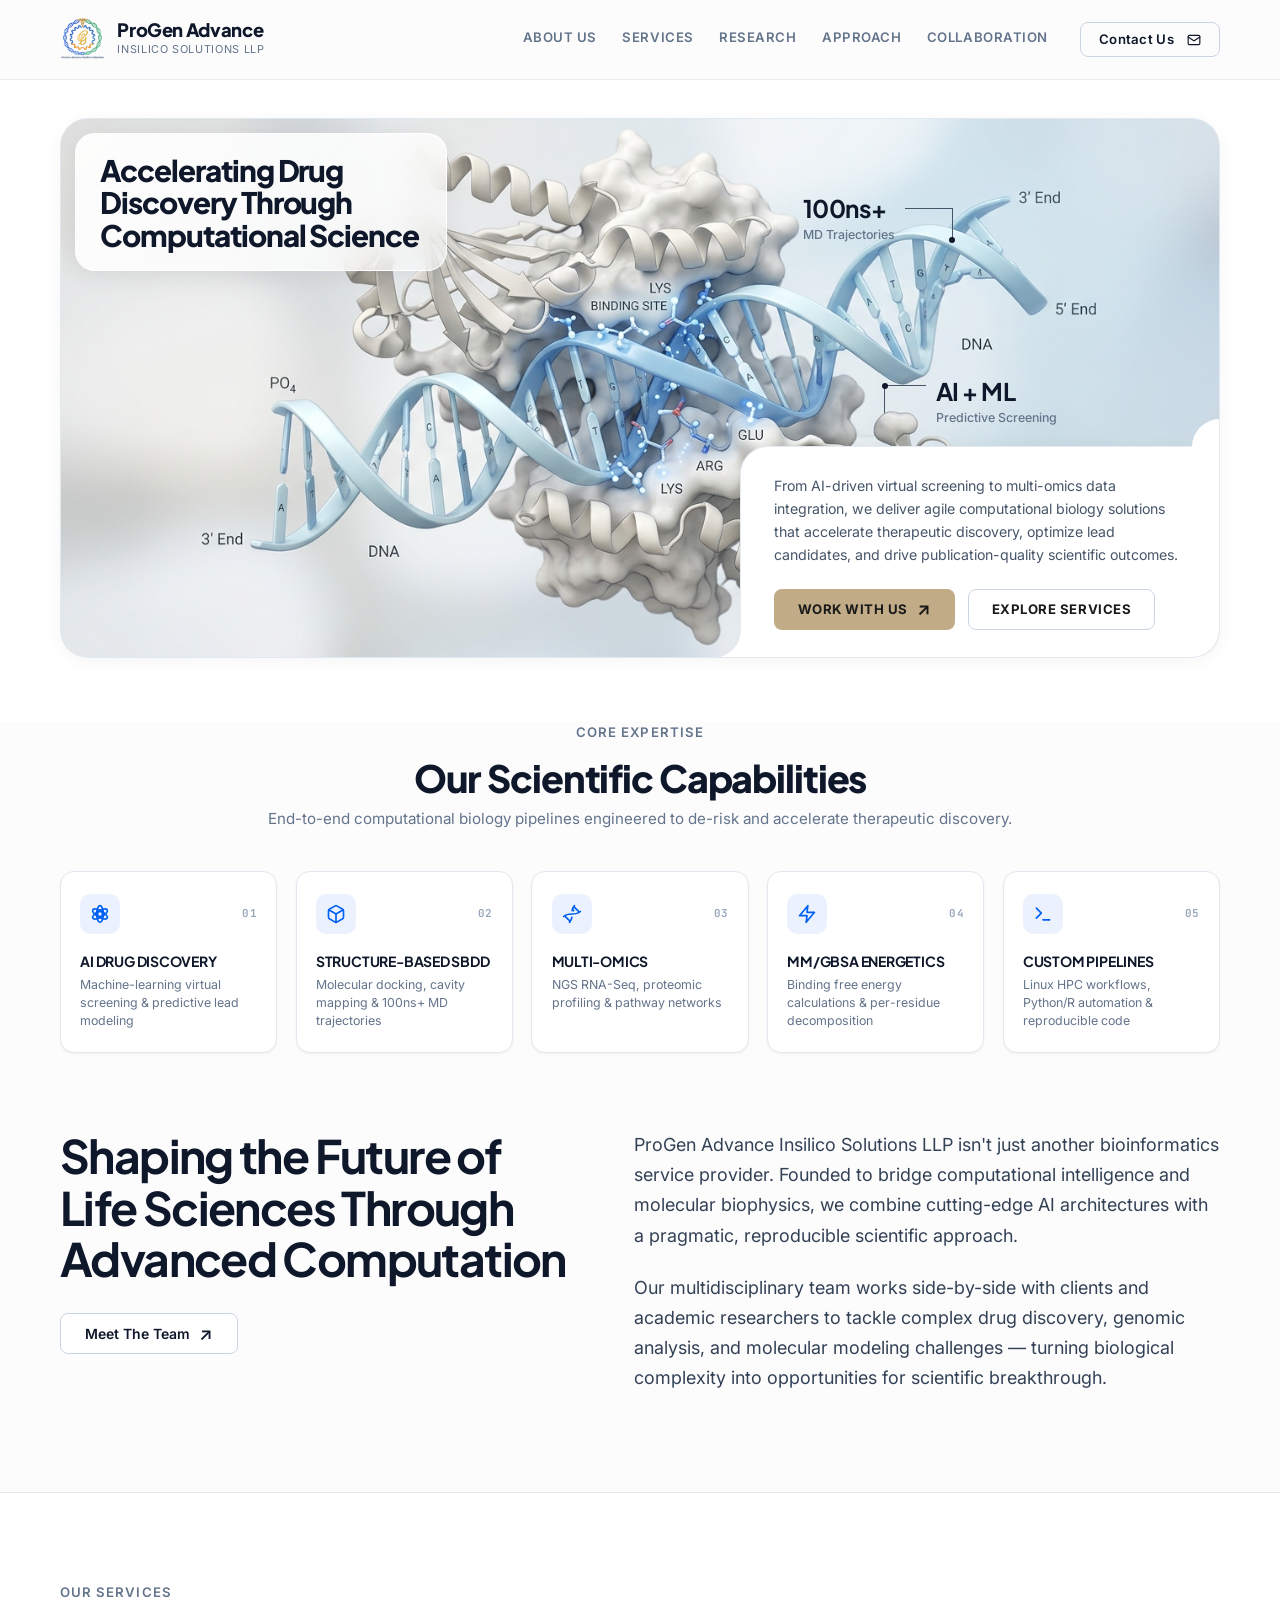
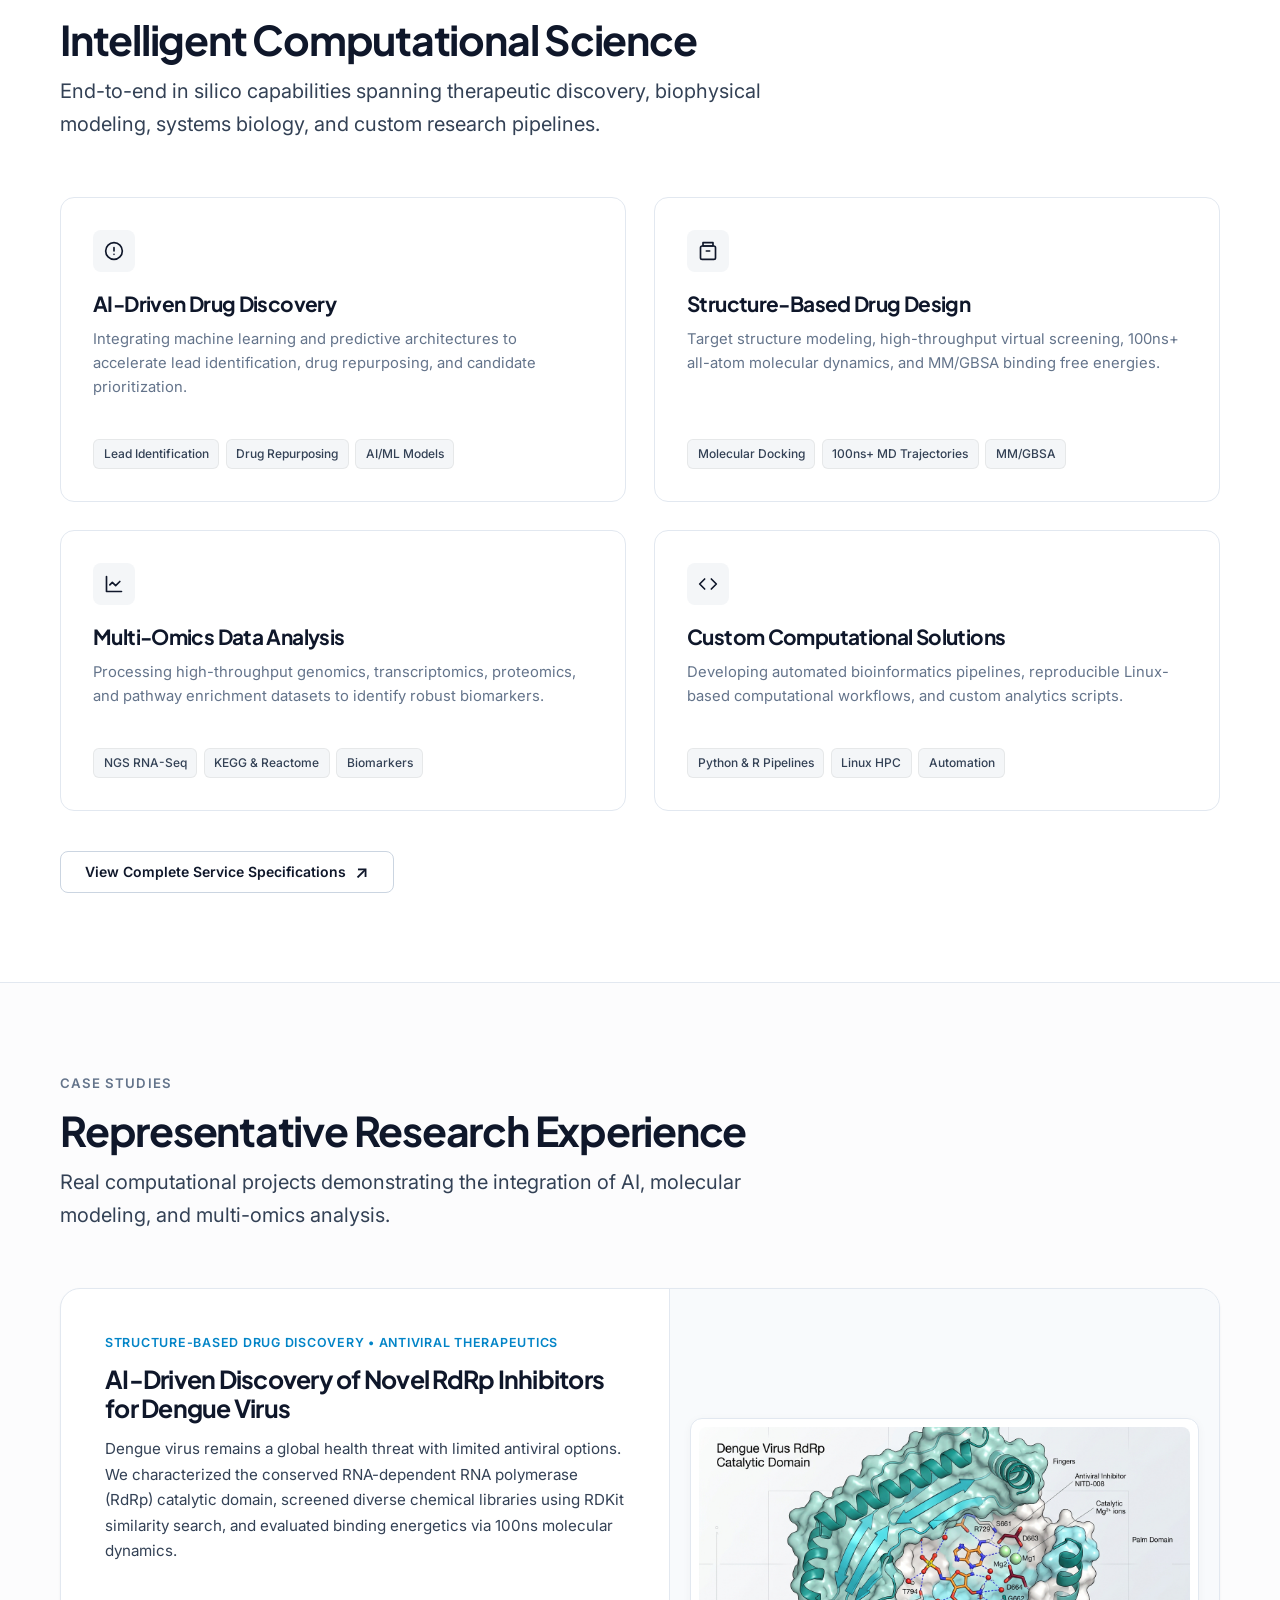
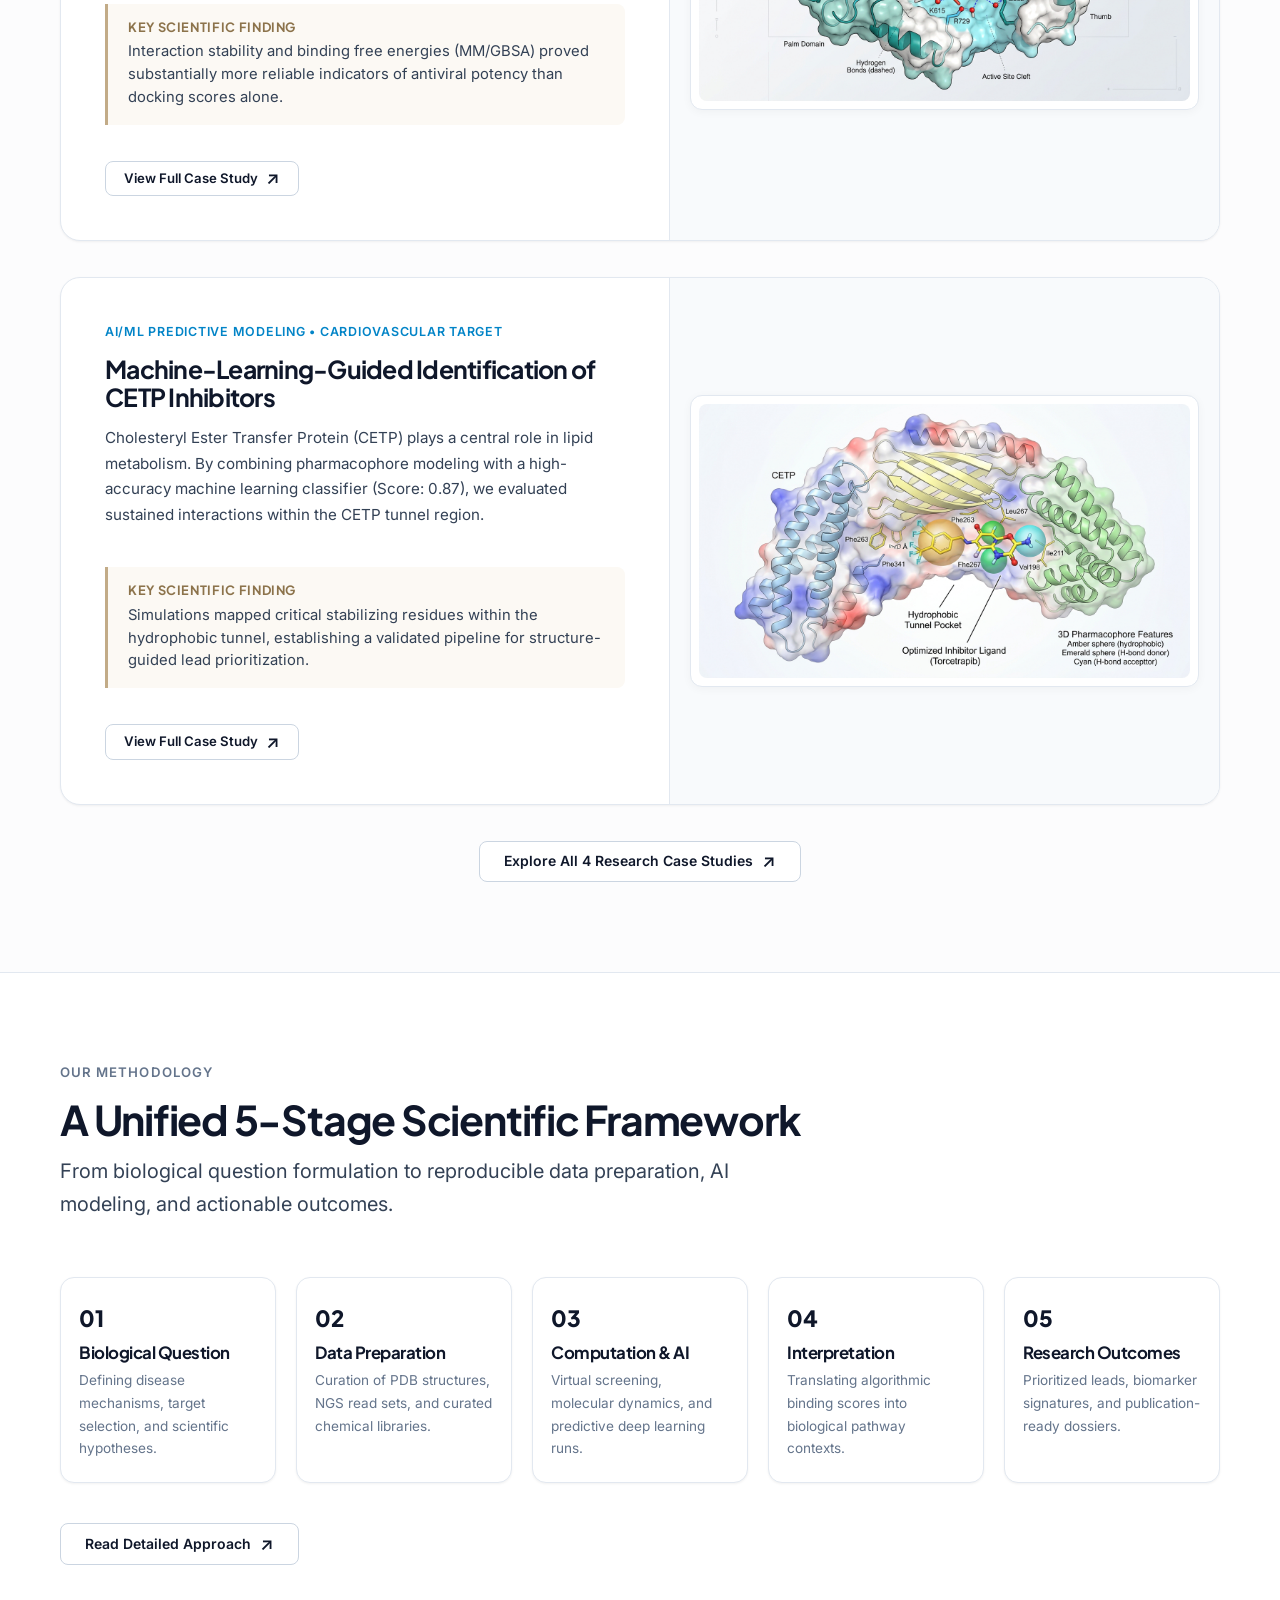
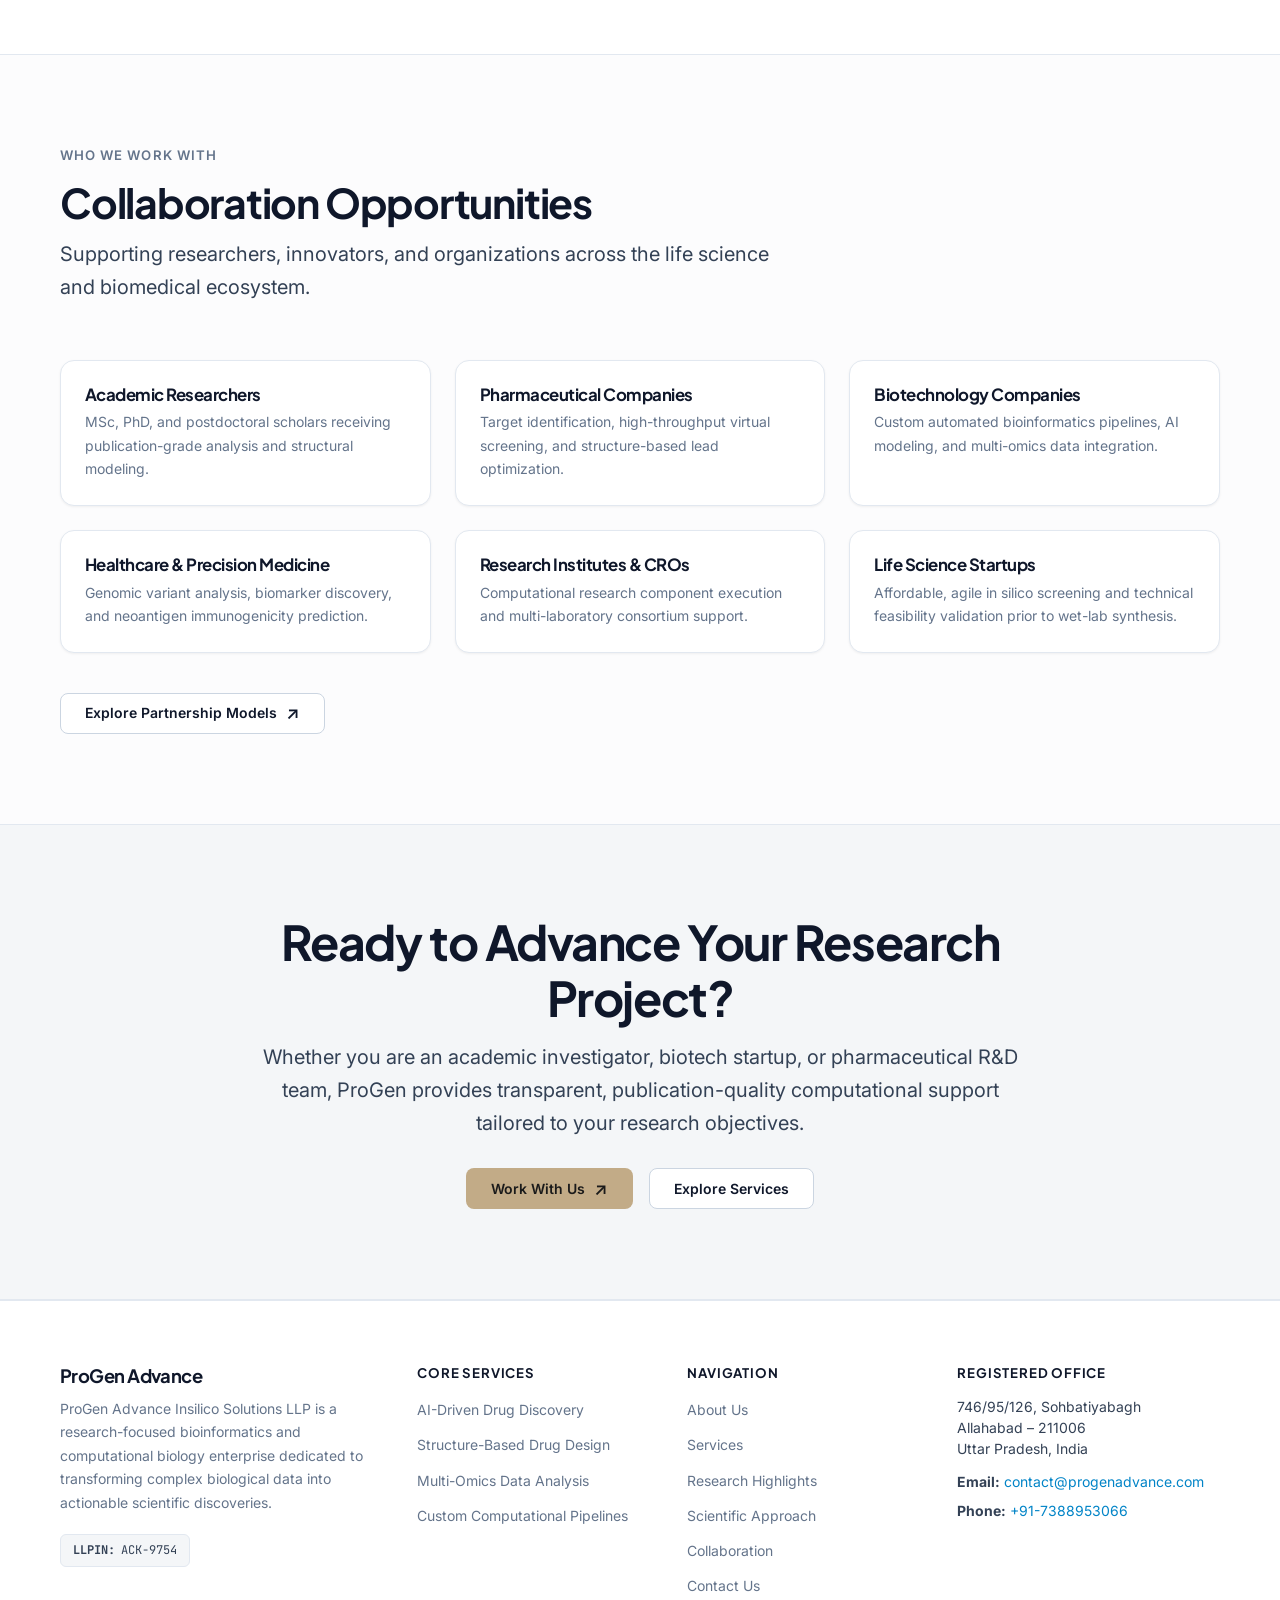
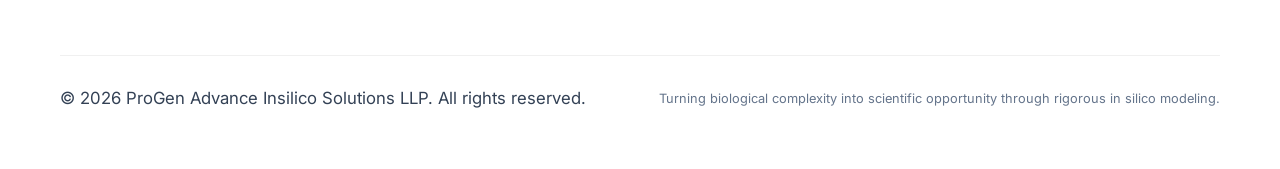
<file: index.html>
<!DOCTYPE html>
<html lang="en">
<head>
  <meta charset="UTF-8">
  <meta name="viewport" content="width=device-width, initial-scale=1.0">
  <title>ProGen Advance Insilico Solutions LLP | Computational Science &amp; Drug Discovery</title>
  <meta name="description" content="Accelerating Drug Discovery Through Computational Science. ProGen Advance Insilico Solutions LLP bridges AI, structural biology, molecular modeling, and multi-omics analysis.">
  <meta name="keywords" content="Computational Biology, Bioinformatics, AI Drug Discovery, Molecular Modeling, Multi-Omics Analysis, Structure-Based Drug Design, SBDD, Molecular Dynamics, Allahabad India">
  <meta name="author" content="ProGen Advance Insilico Solutions LLP">

  <!-- Open Graph / Social Metadata -->
  <meta property="og:type" content="website">
  <meta property="og:title" content="ProGen Advance Insilico Solutions LLP | Computational Science &amp; Drug Discovery">
  <meta property="og:description" content="Accelerating Drug Discovery Through Computational Science. Bridging AI, structural bioinformatics, and multi-omics data science.">
  <meta property="og:image" content="assets/images/hero-molecular-light.jpg">
  <meta property="og:url" content="https://progenadvance.com/">

  <!-- Favicons -->
  <link rel="icon" type="image/png" href="assets/images/logo-nav.png">
  <link rel="apple-touch-icon" href="assets/images/logo-nav.png">
  <link rel="manifest" href="site.webmanifest">

  <!-- Stylesheet -->
  <link rel="stylesheet" href="assets/css/style.css">
</head>
<body>
  <!-- Accessible Skip Link -->
  <a href="#main-content" class="skip-to-content">Skip to main content</a>

  <!-- Minimalist Header & Navigation (Reference Style) -->
  <header class="site-header" role="banner">
    <div class="container nav-container">
      <a href="index.html" class="brand-link" aria-label="ProGen Advance Insilico Solutions Home">
        <img src="assets/images/logo-nav.png" alt="ProGen Advance Insilico Solutions Logo" class="brand-logo-img" width="44" height="44">
        <div class="brand-text-block">
          <span class="brand-title">ProGen Advance</span>
          <span class="brand-subtitle">Insilico Solutions LLP</span>
        </div>
      </a>

      <!-- Mobile Menu Button -->
      <button class="mobile-nav-toggle" aria-label="Toggle navigation menu" aria-expanded="false" aria-controls="primary-nav">
        <svg viewBox="0 0 24 24" fill="none" stroke="currentColor" stroke-width="2" stroke-linecap="round" stroke-linejoin="round" aria-hidden="true">
          <line x1="3" y1="12" x2="21" y2="12"></line>
          <line x1="3" y1="6" x2="21" y2="6"></line>
          <line x1="3" y1="18" x2="21" y2="18"></line>
        </svg>
      </button>

      <!-- Primary Navigation Links -->
      <nav id="primary-nav" class="main-nav" role="navigation" aria-label="Main Navigation">
        <ul class="nav-list">
          <li><a href="about.html" class="nav-link">About Us</a></li>
          <li><a href="services.html" class="nav-link">Services</a></li>
          <li><a href="research.html" class="nav-link">Research</a></li>
          <li><a href="approach.html" class="nav-link">Approach</a></li>
          <li><a href="collaboration.html" class="nav-link">Collaboration</a></li>
        </ul>
        <div class="nav-action">
          <a href="contact.html" class="btn btn-nav-contact">
            <span>Contact Us</span>
            <svg width="14" height="14" viewBox="0 0 24 24" fill="none" stroke="currentColor" stroke-width="2" stroke-linecap="round" stroke-linejoin="round" style="margin-left: 4px;" aria-hidden="true">
              <rect width="20" height="16" x="2" y="4" rx="2"></rect>
              <path d="m22 7-8.97 5.7a1.94 1.94 0 0 1-2.06 0L2 7"></path>
            </svg>
          </a>
        </div>
      </nav>
    </div>
  </header>

  <!-- Main Content -->
  <main id="main-content">
    <!-- Hero Section (Exact Asymmetrical Stepped Editorial Reference) -->
    <section class="hero-editorial" aria-labelledby="hero-title">
      <div class="container hero-container">
        
        <!-- Continuous Stepped Canvas Stage -->
        <div class="hero-stage">
          
          <!-- Upper-Left Headline Block (Deliberate Multi-Line Stepped Cutout on White Ground) -->
          <div class="hero-headline-block">
            <h1 id="hero-title" class="hero-headline">
              Accelerating Drug<br>
              Discovery Through<br>
              Computational Science
            </h1>
            <!-- Seamless Concave Corner Fillets for Desktop -->
            <svg class="hero-fillet fillet-top-right" width="28" height="28" viewBox="0 0 28 28" fill="none" aria-hidden="true">
              <path d="M 0 0 L 28 0 A 28 28 0 0 0 0 28 Z" fill="#ffffff"/>
            </svg>
            <svg class="hero-fillet fillet-bottom-left" width="28" height="28" viewBox="0 0 28 28" fill="none" aria-hidden="true">
              <path d="M 0 0 L 0 28 A 28 28 0 0 0 28 0 Z" fill="#ffffff"/>
            </svg>
          </div>

          <!-- Continuous 3D Molecular Canvas Backdrop -->
          <div class="hero-canvas-backdrop">
            <img src="assets/images/hero-molecular-light.jpg" alt="3D Macromolecular protein and DNA structure visualization" class="hero-render-img" width="1240" height="620" loading="eager">

            <!-- 2 Precise Floating Scientific Annotations (Carefully Positioned Without Collision) -->
            <!-- 1. Top-Right Callout -->
            <div class="hero-annotation ann-top-right" aria-hidden="true">
              <div class="annotation-content">
                <span class="annotation-stat">100ns+</span>
                <span class="annotation-label">MD Trajectories</span>
              </div>
              <div class="pointer-line pointer-line-tr">
                <div class="pointer-dot"></div>
              </div>
            </div>

            <!-- 2. Mid-Right Callout -->
            <div class="hero-annotation ann-mid-right" aria-hidden="true">
              <div class="pointer-line pointer-line-mr">
                <div class="pointer-dot"></div>
              </div>
              <div class="annotation-content">
                <span class="annotation-stat">AI + ML</span>
                <span class="annotation-label">Predictive Screening</span>
              </div>
            </div>
          </div>

          <!-- Lower-Right Information Panel (Integrated Stepped White Card) -->
          <div class="hero-floating-panel">
            <svg class="hero-fillet fillet-panel-tr" width="28" height="28" viewBox="0 0 28 28" fill="none" aria-hidden="true">
              <path d="M 28 28 L 28 0 A 28 28 0 0 0 0 28 Z" fill="#ffffff"/>
            </svg>
            <svg class="hero-fillet fillet-panel-bl" width="28" height="28" viewBox="0 0 28 28" fill="none" aria-hidden="true">
              <path d="M 28 28 L 0 28 A 28 28 0 0 0 28 0 Z" fill="#ffffff"/>
            </svg>

            <p class="floating-panel-text">
              From AI-driven virtual screening to multi-omics data integration, we deliver agile computational biology solutions that accelerate therapeutic discovery, optimize lead candidates, and drive publication-quality scientific outcomes.
            </p>

            <div class="floating-panel-actions">
              <a href="contact.html" class="btn btn-sand">
                <span>Work With Us</span>
                <span class="btn-arrow" aria-hidden="true">↗</span>
              </a>
              <a href="services.html" class="btn btn-outline">
                <span>Explore Services</span>
              </a>
            </div>
          </div>

        </div>
      </div>
    </section>

    <!-- Capabilities Section (Polished 5-Card Balanced Grid) -->
    <section class="guidelines-strip-section" aria-labelledby="capabilities-heading">
      <div class="container">
        <div class="capabilities-strip-header">
          <span class="section-eyebrow">Core Expertise</span>
          <h2 id="capabilities-heading" class="capabilities-strip-heading">Our Scientific Capabilities</h2>
          <p class="capabilities-strip-desc">
            End-to-end computational biology pipelines engineered to de-risk and accelerate therapeutic discovery.
          </p>
        </div>

        <div class="capabilities-grid-5">
          
          <!-- Card 1: AI Drug Discovery -->
          <a href="services.html#ai-drug-discovery" class="capability-feature-card">
            <div>
              <div class="capability-card-top">
                <div class="capability-card-icon" aria-hidden="true">
                  <!-- Atom/Molecular Orbital Icon -->
                  <svg viewBox="0 0 24 24" fill="none" stroke="currentColor" stroke-width="2" stroke-linecap="round" stroke-linejoin="round">
                    <circle cx="12" cy="12" r="3"></circle>
                    <ellipse cx="12" cy="12" rx="10" ry="4" transform="rotate(30 12 12)"></ellipse>
                    <ellipse cx="12" cy="12" rx="10" ry="4" transform="rotate(90 12 12)"></ellipse>
                    <ellipse cx="12" cy="12" rx="10" ry="4" transform="rotate(150 12 12)"></ellipse>
                  </svg>
                </div>
                <span class="capability-card-badge">01</span>
              </div>
              <h3 class="capability-card-title">AI DRUG DISCOVERY</h3>
              <p class="capability-card-subtitle">Machine-learning virtual screening &amp; predictive lead modeling</p>
            </div>
          </a>

          <!-- Card 2: Structure-Based SBDD -->
          <a href="services.html#structure-based-design" class="capability-feature-card">
            <div>
              <div class="capability-card-top">
                <div class="capability-card-icon" aria-hidden="true">
                  <!-- 3D Protein Structure Pocket Icon -->
                  <svg viewBox="0 0 24 24" fill="none" stroke="currentColor" stroke-width="2" stroke-linecap="round" stroke-linejoin="round">
                    <path d="M21 16V8a2 2 0 0 0-1-1.73l-7-4a2 2 0 0 0-2 0l-7 4A2 2 0 0 0 3 8v8a2 2 0 0 0 1 1.73l7 4a2 2 0 0 0 2 0l7-4A2 2 0 0 0 21 16z"></path>
                    <polyline points="3.27 6.96 12 12.01 20.73 6.96"></polyline>
                    <line x1="12" y1="22.08" x2="12" y2="12"></line>
                  </svg>
                </div>
                <span class="capability-card-badge">02</span>
              </div>
              <h3 class="capability-card-title">STRUCTURE-BASED SBDD</h3>
              <p class="capability-card-subtitle">Molecular docking, cavity mapping &amp; 100ns+ MD trajectories</p>
            </div>
          </a>

          <!-- Card 3: Multi-Omics Data Analysis -->
          <a href="services.html#multi-omics-analysis" class="capability-feature-card">
            <div>
              <div class="capability-card-top">
                <div class="capability-card-icon" aria-hidden="true">
                  <!-- DNA Double Helix / Sequencing Icon -->
                  <svg viewBox="0 0 24 24" fill="none" stroke="currentColor" stroke-width="2" stroke-linecap="round" stroke-linejoin="round">
                    <path d="M2 15c6.667-6 13.333 0 20-6"></path>
                    <path d="M9 22c1.798-1.998 2.518-3.995 2.807-5.993"></path>
                    <path d="M15 2c-1.798 1.998-2.518 3.995-2.807 5.993"></path>
                    <path d="M17 6l-2.5-2.5"></path>
                    <path d="M14 8l-1-1"></path>
                    <path d="M7 18l2.5 2.5"></path>
                    <path d="M3.5 14.5l3 3"></path>
                    <path d="M20.5 9.5l-3-3"></path>
                  </svg>
                </div>
                <span class="capability-card-badge">03</span>
              </div>
              <h3 class="capability-card-title">MULTI-OMICS</h3>
              <p class="capability-card-subtitle">NGS RNA-Seq, proteomic profiling &amp; pathway networks</p>
            </div>
          </a>

          <!-- Card 4: MM/GBSA Energetics -->
          <a href="services.html#structure-based-design" class="capability-feature-card">
            <div>
              <div class="capability-card-top">
                <div class="capability-card-icon" aria-hidden="true">
                  <!-- Free Energy / Thermodynamics Pulse Icon -->
                  <svg viewBox="0 0 24 24" fill="none" stroke="currentColor" stroke-width="2" stroke-linecap="round" stroke-linejoin="round">
                    <path d="M13 2L3 14h9l-1 8 10-12h-9l1-8z"></path>
                  </svg>
                </div>
                <span class="capability-card-badge">04</span>
              </div>
              <h3 class="capability-card-title">MM/GBSA ENERGETICS</h3>
              <p class="capability-card-subtitle">Binding free energy calculations &amp; per-residue decomposition</p>
            </div>
          </a>

          <!-- Card 5: Custom Pipelines -->
          <a href="services.html#custom-computational-solutions" class="capability-feature-card">
            <div>
              <div class="capability-card-top">
                <div class="capability-card-icon" aria-hidden="true">
                  <!-- Terminal / Workflow Automation Icon -->
                  <svg viewBox="0 0 24 24" fill="none" stroke="currentColor" stroke-width="2" stroke-linecap="round" stroke-linejoin="round">
                    <polyline points="4 17 10 11 4 5"></polyline>
                    <line x1="12" y1="19" x2="20" y2="19"></line>
                  </svg>
                </div>
                <span class="capability-card-badge">05</span>
              </div>
              <h3 class="capability-card-title">CUSTOM PIPELINES</h3>
              <p class="capability-card-subtitle">Linux HPC workflows, Python/R automation &amp; reproducible code</p>
            </div>
          </a>

        </div>
      </div>
    </section>

    <!-- Two-Column Company Introduction (Exact Reference Style) -->
    <section class="intro-two-col" aria-labelledby="intro-headline">
      <div class="container">
        <div class="intro-grid">
          <!-- Left Column -->
          <div class="intro-left-col">
            <h2 id="intro-headline">
              Shaping the Future of Life Sciences Through Advanced Computation
            </h2>
            <a href="about.html" class="btn btn-outline">
              <span>Meet The Team</span>
              <span class="btn-arrow" aria-hidden="true">↗</span>
            </a>
          </div>

          <!-- Right Column -->
          <div class="intro-right-col">
            <p>
              ProGen Advance Insilico Solutions LLP isn't just another bioinformatics service provider. Founded to bridge computational intelligence and molecular biophysics, we combine cutting-edge AI architectures with a pragmatic, reproducible scientific approach.
            </p>
            <p>
              Our multidisciplinary team works side-by-side with clients and academic researchers to tackle complex drug discovery, genomic analysis, and molecular modeling challenges — turning biological complexity into opportunities for scientific breakthrough.
            </p>
          </div>
        </div>
      </div>
    </section>

    <!-- Core Services Overview -->
    <section class="section services-section" aria-labelledby="services-overview-heading">
      <div class="container">
        <div class="section-header">
          <span class="section-eyebrow">Our Services</span>
          <h2 id="services-overview-heading">Intelligent Computational Science</h2>
          <p class="lead" style="max-width: 720px; margin-top: 0.75rem;">
            End-to-end in silico capabilities spanning therapeutic discovery, biophysical modeling, systems biology, and custom research pipelines.
          </p>
        </div>

        <div class="services-quad-grid">
          <!-- Service 1 -->
          <article class="editorial-card">
            <div class="editorial-card-icon" aria-hidden="true">
              <svg viewBox="0 0 24 24" fill="none" stroke="currentColor" stroke-width="2" stroke-linecap="round" stroke-linejoin="round">
                <circle cx="12" cy="12" r="10"></circle>
                <line x1="12" y1="8" x2="12" y2="12"></line>
                <line x1="12" y1="16" x2="12.01" y2="16"></line>
              </svg>
            </div>
            <h3>AI-Driven Drug Discovery</h3>
            <p>
              Integrating machine learning and predictive architectures to accelerate lead identification, drug repurposing, and candidate prioritization.
            </p>
            <div class="card-tag-row">
              <span class="tag-badge">Lead Identification</span>
              <span class="tag-badge">Drug Repurposing</span>
              <span class="tag-badge">AI/ML Models</span>
            </div>
          </article>

          <!-- Service 2 -->
          <article class="editorial-card">
            <div class="editorial-card-icon" aria-hidden="true">
              <svg viewBox="0 0 24 24" fill="none" stroke="currentColor" stroke-width="2" stroke-linecap="round" stroke-linejoin="round">
                <polygon points="6 2 18 2 18 6 6 6 6 2"></polygon>
                <rect x="3" y="6" width="18" height="16" rx="2"></rect>
                <line x1="10" y1="12" x2="14" y2="12"></line>
              </svg>
            </div>
            <h3>Structure-Based Drug Design</h3>
            <p>
              Target structure modeling, high-throughput virtual screening, 100ns+ all-atom molecular dynamics, and MM/GBSA binding free energies.
            </p>
            <div class="card-tag-row">
              <span class="tag-badge">Molecular Docking</span>
              <span class="tag-badge">100ns+ MD Trajectories</span>
              <span class="tag-badge">MM/GBSA</span>
            </div>
          </article>

          <!-- Service 3 -->
          <article class="editorial-card">
            <div class="editorial-card-icon" aria-hidden="true">
              <svg viewBox="0 0 24 24" fill="none" stroke="currentColor" stroke-width="2" stroke-linecap="round" stroke-linejoin="round">
                <path d="M3 3v18h18"></path>
                <path d="m19 9-5 5-4-4-3 3"></path>
              </svg>
            </div>
            <h3>Multi-Omics Data Analysis</h3>
            <p>
              Processing high-throughput genomics, transcriptomics, proteomics, and pathway enrichment datasets to identify robust biomarkers.
            </p>
            <div class="card-tag-row">
              <span class="tag-badge">NGS RNA-Seq</span>
              <span class="tag-badge">KEGG &amp; Reactome</span>
              <span class="tag-badge">Biomarkers</span>
            </div>
          </article>

          <!-- Service 4 -->
          <article class="editorial-card">
            <div class="editorial-card-icon" aria-hidden="true">
              <svg viewBox="0 0 24 24" fill="none" stroke="currentColor" stroke-width="2" stroke-linecap="round" stroke-linejoin="round">
                <polyline points="16 18 22 12 16 6"></polyline>
                <polyline points="8 6 2 12 8 18"></polyline>
              </svg>
            </div>
            <h3>Custom Computational Solutions</h3>
            <p>
              Developing automated bioinformatics pipelines, reproducible Linux-based computational workflows, and custom analytics scripts.
            </p>
            <div class="card-tag-row">
              <span class="tag-badge">Python &amp; R Pipelines</span>
              <span class="tag-badge">Linux HPC</span>
              <span class="tag-badge">Automation</span>
            </div>
          </article>
        </div>

        <div style="margin-top: 2.5rem;">
          <a href="services.html" class="btn btn-outline">
            <span>View Complete Service Specifications</span>
            <span class="btn-arrow" aria-hidden="true">↗</span>
          </a>
        </div>
      </div>
    </section>

    <!-- Representative Research Highlights -->
    <section class="section research-section" aria-labelledby="research-highlights-heading">
      <div class="container">
        <div class="section-header">
          <span class="section-eyebrow">Case Studies</span>
          <h2 id="research-highlights-heading">Representative Research Experience</h2>
          <p class="lead" style="max-width: 760px; margin-top: 0.75rem;">
            Real computational projects demonstrating the integration of AI, molecular modeling, and multi-omics analysis.
          </p>
        </div>

        <!-- Research Highlight 1: Dengue RdRp -->
        <article class="editorial-research-card">
          <div class="editorial-research-body">
            <div class="research-category-tag">Structure-Based Drug Discovery • Antiviral Therapeutics</div>
            <h3 style="font-size: 1.55rem; margin-bottom: 0.85rem;">
              AI-Driven Discovery of Novel RdRp Inhibitors for Dengue Virus
            </h3>
            <p style="font-size: 0.95rem;">
              Dengue virus remains a global health threat with limited antiviral options. We characterized the conserved RNA-dependent RNA polymerase (RdRp) catalytic domain, screened diverse chemical libraries using RDKit similarity search, and evaluated binding energetics via 100ns molecular dynamics.
            </p>
            <div class="challenge-callout">
              <h4>Key Scientific Finding</h4>
              <p>Interaction stability and binding free energies (MM/GBSA) proved substantially more reliable indicators of antiviral potency than docking scores alone.</p>
            </div>
            <div style="margin-top: auto; padding-top: 1rem;">
              <a href="research.html#dengue-rdrp" class="btn btn-outline btn-sm">
                <span>View Full Case Study</span>
                <span class="btn-arrow" aria-hidden="true">↗</span>
              </a>
            </div>
          </div>
          <div class="editorial-research-figure">
            <div class="editorial-figure-frame">
              <img src="assets/images/figure-dengue-rdrp-mechanism.jpg" alt="Dengue Virus RdRp catalytic site, bound inhibitor ligand, and binding free energy ranking" class="editorial-figure-img" width="800" height="500" loading="lazy">
            </div>
          </div>
        </article>

        <!-- Research Highlight 2: CETP Inhibitors -->
        <article class="editorial-research-card">
          <div class="editorial-research-body">
            <div class="research-category-tag">AI/ML Predictive Modeling • Cardiovascular Target</div>
            <h3 style="font-size: 1.55rem; margin-bottom: 0.85rem;">
              Machine-Learning-Guided Identification of CETP Inhibitors
            </h3>
            <p style="font-size: 0.95rem;">
              Cholesteryl Ester Transfer Protein (CETP) plays a central role in lipid metabolism. By combining pharmacophore modeling with a high-accuracy machine learning classifier (Score: 0.87), we evaluated sustained interactions within the CETP tunnel region.
            </p>
            <div class="challenge-callout">
              <h4>Key Scientific Finding</h4>
              <p>Simulations mapped critical stabilizing residues within the hydrophobic tunnel, establishing a validated pipeline for structure-guided lead prioritization.</p>
            </div>
            <div style="margin-top: auto; padding-top: 1rem;">
              <a href="research.html#cetp-inhibitors" class="btn btn-outline btn-sm">
                <span>View Full Case Study</span>
                <span class="btn-arrow" aria-hidden="true">↗</span>
              </a>
            </div>
          </div>
          <div class="editorial-research-figure">
            <div class="editorial-figure-frame">
              <img src="assets/images/figure-cetp-pharmacophore-md.jpg" alt="CETP pharmacophore model, tunnel binding site, and 100ns MD trajectory" class="editorial-figure-img" width="800" height="500" loading="lazy">
            </div>
          </div>
        </article>

        <div style="text-align: center; margin-top: 2rem;">
          <a href="research.html" class="btn btn-outline">
            <span>Explore All 4 Research Case Studies</span>
            <span class="btn-arrow" aria-hidden="true">↗</span>
          </a>
        </div>
      </div>
    </section>

    <!-- Unified Scientific Workflow -->
    <section class="section workflow-section" aria-labelledby="workflow-section-heading">
      <div class="container">
        <div class="section-header">
          <span class="section-eyebrow">Our Methodology</span>
          <h2 id="workflow-section-heading">A Unified 5-Stage Scientific Framework</h2>
          <p class="lead" style="max-width: 720px; margin-top: 0.75rem;">
            From biological question formulation to reproducible data preparation, AI modeling, and actionable outcomes.
          </p>
        </div>

        <div class="framework-grid-5">
          <div class="stage-step-card">
            <span class="stage-number">01</span>
            <h3 class="stage-title">Biological Question</h3>
            <p class="stage-desc">Defining disease mechanisms, target selection, and scientific hypotheses.</p>
          </div>

          <div class="stage-step-card">
            <span class="stage-number">02</span>
            <h3 class="stage-title">Data Preparation</h3>
            <p class="stage-desc">Curation of PDB structures, NGS read sets, and curated chemical libraries.</p>
          </div>

          <div class="stage-step-card">
            <span class="stage-number">03</span>
            <h3 class="stage-title">Computation &amp; AI</h3>
            <p class="stage-desc">Virtual screening, molecular dynamics, and predictive deep learning runs.</p>
          </div>

          <div class="stage-step-card">
            <span class="stage-number">04</span>
            <h3 class="stage-title">Interpretation</h3>
            <p class="stage-desc">Translating algorithmic binding scores into biological pathway contexts.</p>
          </div>

          <div class="stage-step-card">
            <span class="stage-number">05</span>
            <h3 class="stage-title">Research Outcomes</h3>
            <p class="stage-desc">Prioritized leads, biomarker signatures, and publication-ready dossiers.</p>
          </div>
        </div>

        <div style="margin-top: 2.5rem;">
          <a href="approach.html" class="btn btn-outline">
            <span>Read Detailed Approach</span>
            <span class="btn-arrow" aria-hidden="true">↗</span>
          </a>
        </div>
      </div>
    </section>

    <!-- Collaboration Sectors -->
    <section class="section collaboration-section" aria-labelledby="collab-heading">
      <div class="container">
        <div class="section-header">
          <span class="section-eyebrow">Who We Work With</span>
          <h2 id="collab-heading">Collaboration Opportunities</h2>
          <p class="lead" style="max-width: 740px; margin-top: 0.75rem;">
            Supporting researchers, innovators, and organizations across the life science and biomedical ecosystem.
          </p>
        </div>

        <div class="collab-sectors-grid">
          <div class="collab-sector-card">
            <h4>Academic Researchers</h4>
            <p>MSc, PhD, and postdoctoral scholars receiving publication-grade analysis and structural modeling.</p>
          </div>
          <div class="collab-sector-card">
            <h4>Pharmaceutical Companies</h4>
            <p>Target identification, high-throughput virtual screening, and structure-based lead optimization.</p>
          </div>
          <div class="collab-sector-card">
            <h4>Biotechnology Companies</h4>
            <p>Custom automated bioinformatics pipelines, AI modeling, and multi-omics data integration.</p>
          </div>
          <div class="collab-sector-card">
            <h4>Healthcare &amp; Precision Medicine</h4>
            <p>Genomic variant analysis, biomarker discovery, and neoantigen immunogenicity prediction.</p>
          </div>
          <div class="collab-sector-card">
            <h4>Research Institutes &amp; CROs</h4>
            <p>Computational research component execution and multi-laboratory consortium support.</p>
          </div>
          <div class="collab-sector-card">
            <h4>Life Science Startups</h4>
            <p>Affordable, agile in silico screening and technical feasibility validation prior to wet-lab synthesis.</p>
          </div>
        </div>

        <div style="margin-top: 2.5rem;">
          <a href="collaboration.html" class="btn btn-outline">
            <span>Explore Partnership Models</span>
            <span class="btn-arrow" aria-hidden="true">↗</span>
          </a>
        </div>
      </div>
    </section>

    <!-- Final Call To Action (Reference Style) -->
    <section class="cta-banner-section" aria-labelledby="cta-heading">
      <div class="container">
        <div class="cta-banner-content">
          <h2 id="cta-heading">Ready to Advance Your Research Project?</h2>
          <p class="lead">
            Whether you are an academic investigator, biotech startup, or pharmaceutical R&amp;D team, ProGen provides transparent, publication-quality computational support tailored to your research objectives.
          </p>
          <div class="cta-banner-actions">
            <a href="contact.html" class="btn btn-sand">
              <span>Work With Us</span>
              <span class="btn-arrow" aria-hidden="true">↗</span>
            </a>
            <a href="services.html" class="btn btn-outline">
              <span>Explore Services</span>
            </a>
          </div>
        </div>
      </div>
    </section>
  </main>

  <!-- Minimalist Light Footer -->
  <footer class="site-footer" role="contentinfo">
    <div class="container">
      <div class="footer-top-grid">
        <!-- Col 1: Identity -->
        <div class="footer-brand">
          <h3>ProGen Advance</h3>
          <p>
            ProGen Advance Insilico Solutions LLP is a research-focused bioinformatics and computational biology enterprise dedicated to transforming complex biological data into actionable scientific discoveries.
          </p>
          <div style="margin-top: 1rem;">
            <span class="llpin-chip">
              <strong>LLPIN:</strong> ACK-9754
            </span>
          </div>
        </div>

        <!-- Col 2: Services -->
        <div class="footer-column">
          <h4>Core Services</h4>
          <ul class="footer-links">
            <li><a href="services.html#ai-drug-discovery">AI-Driven Drug Discovery</a></li>
            <li><a href="services.html#structure-based-design">Structure-Based Drug Design</a></li>
            <li><a href="services.html#multi-omics">Multi-Omics Data Analysis</a></li>
            <li><a href="services.html#custom-solutions">Custom Computational Pipelines</a></li>
          </ul>
        </div>

        <!-- Col 3: Navigation -->
        <div class="footer-column">
          <h4>Navigation</h4>
          <ul class="footer-links">
            <li><a href="about.html">About Us</a></li>
            <li><a href="services.html">Services</a></li>
            <li><a href="research.html">Research Highlights</a></li>
            <li><a href="approach.html">Scientific Approach</a></li>
            <li><a href="collaboration.html">Collaboration</a></li>
            <li><a href="contact.html">Contact Us</a></li>
          </ul>
        </div>

        <!-- Col 4: Registered Office -->
        <div class="footer-column">
          <h4>Registered Office</h4>
          <p style="font-size: 0.875rem; margin-bottom: 0.65rem; line-height: 1.5;">
            746/95/126, Sohbatiyabagh<br>
            Allahabad – 211006<br>
            Uttar Pradesh, India
          </p>
          <p style="font-size: 0.875rem; margin-bottom: 0.35rem;">
            <strong>Email:</strong> <a href="mailto:contact@progenadvance.com">contact@progenadvance.com</a>
          </p>
          <p style="font-size: 0.875rem; margin-bottom: 0;">
            <strong>Phone:</strong> <a href="tel:+917388953066">+91-7388953066</a>
          </p>
        </div>
      </div>

      <div class="footer-bottom-bar">
        <p>© 2026 ProGen Advance Insilico Solutions LLP. All rights reserved.</p>
        <p style="font-size: 0.8rem; color: var(--color-text-muted);">
          Turning biological complexity into scientific opportunity through rigorous in silico modeling.
        </p>
      </div>
    </div>
  </footer>

  <!-- Scripts -->
  <script src="assets/js/main.js"></script>
</body>
</html>
</file>
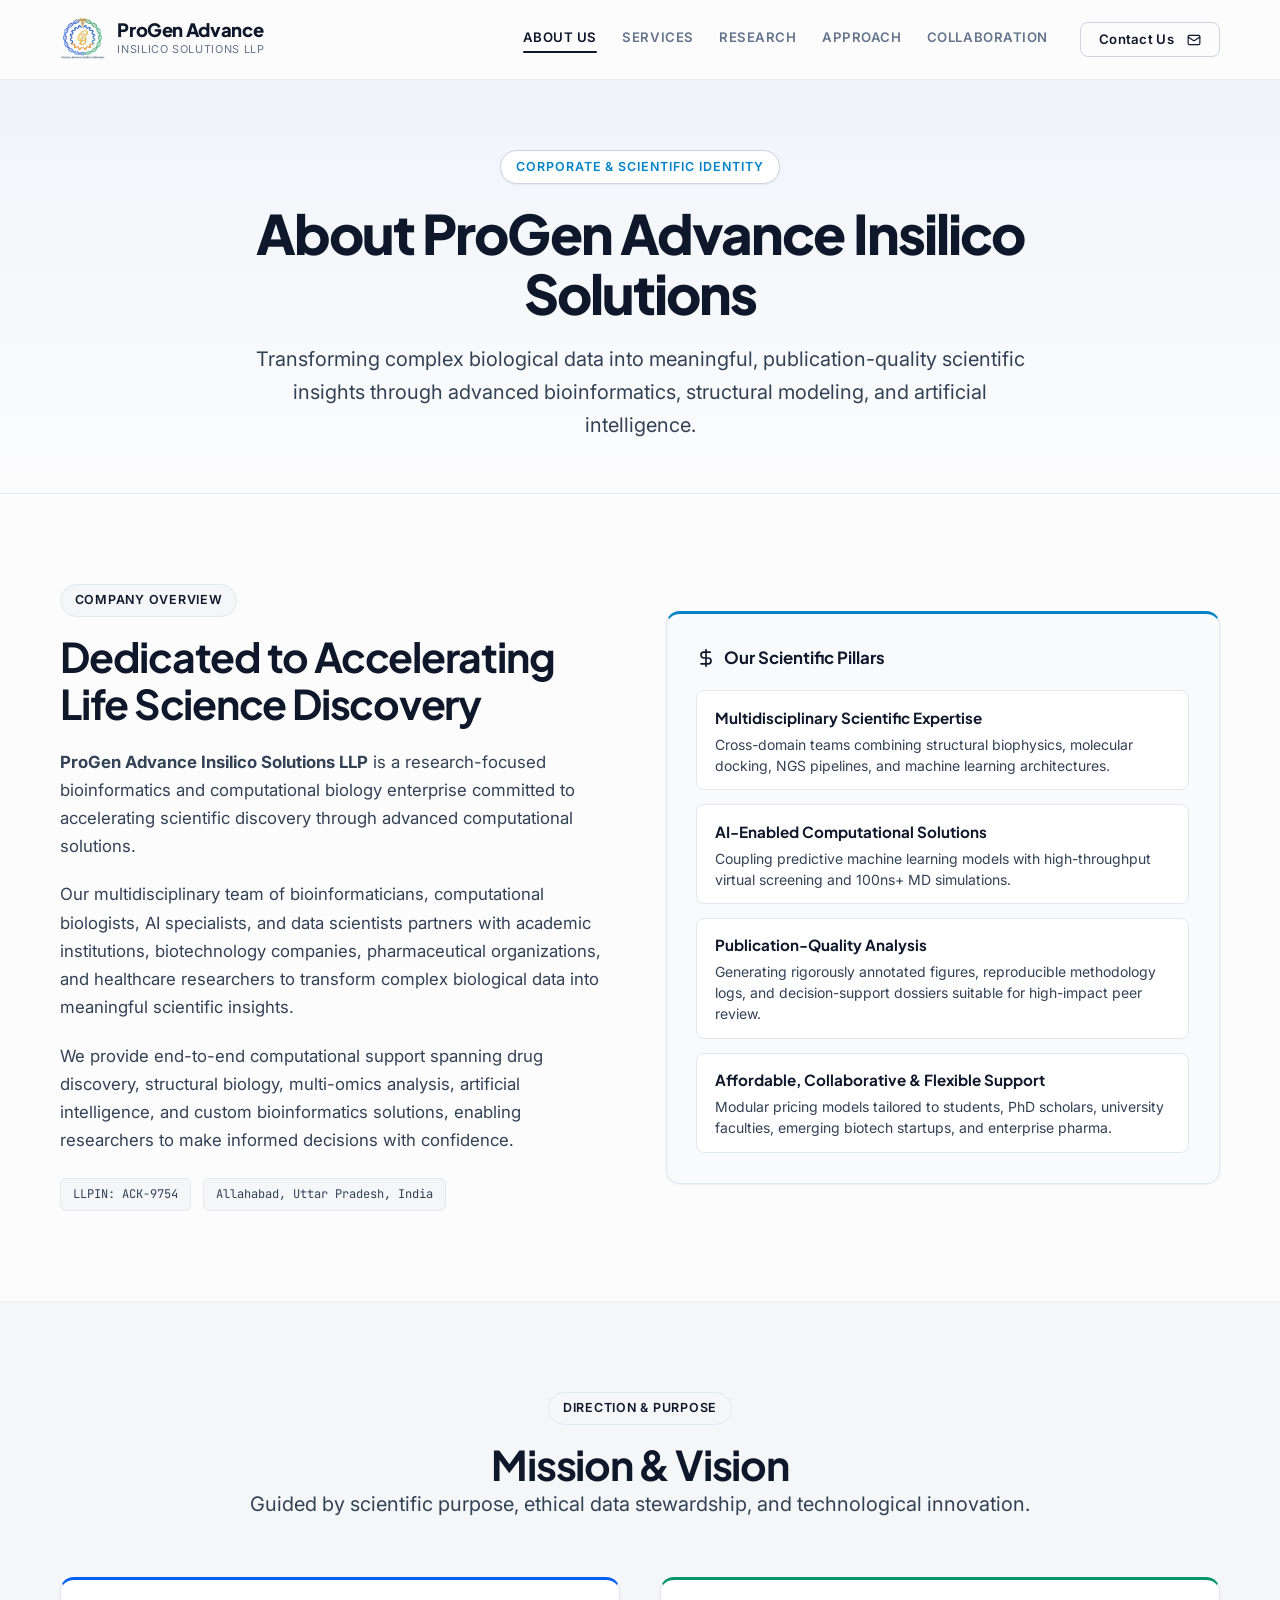
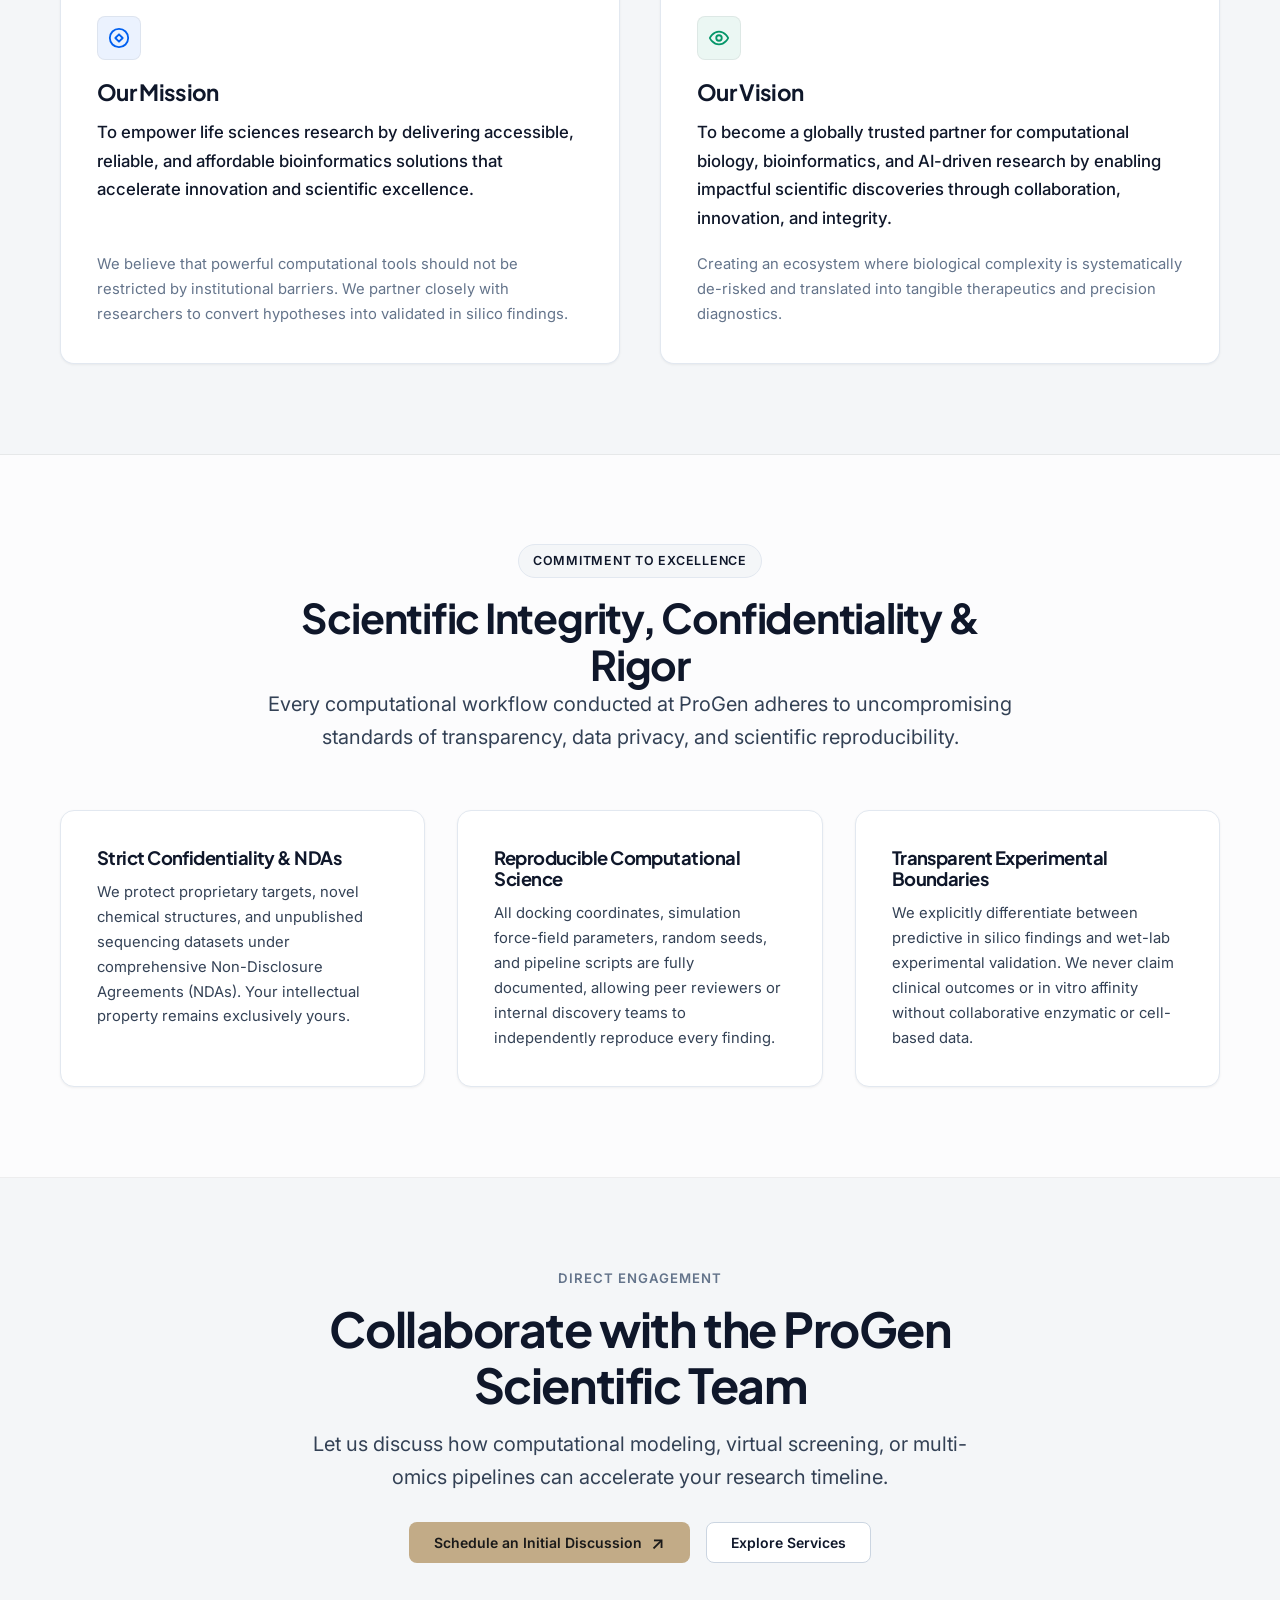
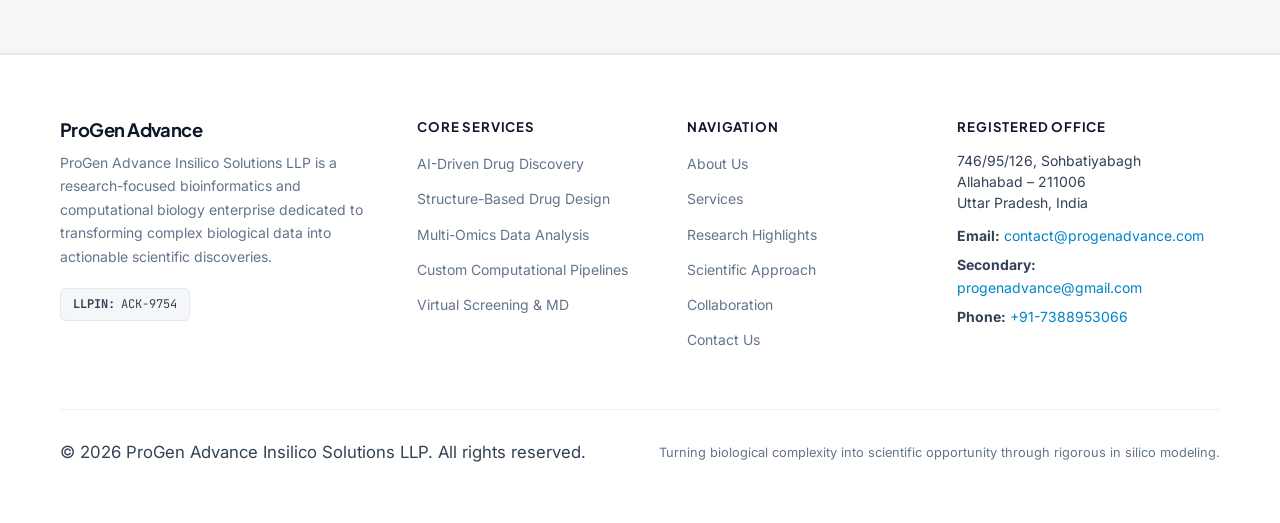
<file: about.html>
<!DOCTYPE html>
<html lang="en">
<head>
  <meta charset="UTF-8">
  <meta name="viewport" content="width=device-width, initial-scale=1.0">
  <title>About Us | ProGen Advance Insilico Solutions LLP</title>
  <meta name="description" content="Learn about ProGen Advance Insilico Solutions LLP: our mission, vision, scientific pillars, and multidisciplinary expertise in bioinformatics, structural biology, and AI drug discovery.">
  <meta name="author" content="ProGen Advance Insilico Solutions LLP">

  <!-- Open Graph -->
  <meta property="og:type" content="website">
  <meta property="og:title" content="About Us | ProGen Advance Insilico Solutions">
  <meta property="og:description" content="Dedicated to transforming complex biological data into meaningful scientific discoveries.">
  <meta property="og:url" content="https://progenadvance.com/about.html">

  <!-- Favicons -->
  <link rel="icon" type="image/png" href="assets/images/logo-nav.png">
  <link rel="apple-touch-icon" href="assets/images/logo-nav.png">
  <link rel="manifest" href="site.webmanifest">

  <!-- Stylesheet -->
  <link rel="stylesheet" href="assets/css/style.css">
</head>
<body>
  <a href="#main-content" class="skip-to-content">Skip to main content</a>

  <!-- Header -->
  <header class="site-header" role="banner">
    <div class="container nav-container">
      <a href="index.html" class="brand-link" aria-label="ProGen Advance Insilico Solutions Home">
        <img src="assets/images/logo-nav.png" alt="ProGen Advance Insilico Solutions Logo" class="brand-logo-img" width="52" height="52">
        <div class="brand-text-block">
          <span class="brand-title">ProGen Advance</span>
          <span class="brand-subtitle">Insilico Solutions LLP</span>
        </div>
      </a>

      <button class="mobile-nav-toggle" aria-label="Toggle navigation menu" aria-expanded="false" aria-controls="primary-nav">
        <svg viewBox="0 0 24 24" fill="none" stroke="currentColor" stroke-width="2" stroke-linecap="round" stroke-linejoin="round" aria-hidden="true">
          <line x1="3" y1="12" x2="21" y2="12"></line>
          <line x1="3" y1="6" x2="21" y2="6"></line>
          <line x1="3" y1="18" x2="21" y2="18"></line>
        </svg>
      </button>

      <nav id="primary-nav" class="main-nav" role="navigation" aria-label="Main Navigation">
        <ul class="nav-list">
          <li><a href="about.html" class="nav-link active" aria-current="page">About Us</a></li>
          <li><a href="services.html" class="nav-link">Services</a></li>
          <li><a href="research.html" class="nav-link">Research</a></li>
          <li><a href="approach.html" class="nav-link">Approach</a></li>
          <li><a href="collaboration.html" class="nav-link">Collaboration</a></li>
        </ul>
        <div class="nav-action">
          <a href="contact.html" class="btn btn-nav-contact">
            <span>Contact Us</span>
            <svg width="14" height="14" viewBox="0 0 24 24" fill="none" stroke="currentColor" stroke-width="2" stroke-linecap="round" stroke-linejoin="round" style="margin-left: 4px;" aria-hidden="true">
              <rect width="20" height="16" x="2" y="4" rx="2"></rect>
              <path d="m22 7-8.97 5.7a1.94 1.94 0 0 1-2.06 0L2 7"></path>
            </svg>
          </a>
        </div>
      </nav>
    </div>
  </header>

  <main id="main-content">
    <!-- Page Hero Banner -->
    <section class="page-hero">
      <div class="container">
        <span class="page-hero-badge">Corporate &amp; Scientific Identity</span>
        <h1 class="page-hero-title">About ProGen Advance Insilico Solutions</h1>
        <p class="page-hero-lead">
          Transforming complex biological data into meaningful, publication-quality scientific insights through advanced bioinformatics, structural modeling, and artificial intelligence.
        </p>
      </div>
    </section>

    <!-- Detailed Company Introduction -->
    <section class="section" style="background-color: var(--color-bg-base); border-bottom: 1px solid var(--color-border-subtle);" aria-labelledby="intro-heading">
      <div class="container">
        <div class="grid-2" style="align-items: center; gap: clamp(2rem, 4vw, 3.5rem);">
          <div>
            <span class="section-badge">Company Overview</span>
            <h2 id="intro-heading" style="margin-bottom: 1.25rem;">
              Dedicated to Accelerating Life Science Discovery
            </h2>
            <p>
              <strong>ProGen Advance Insilico Solutions LLP</strong> is a research-focused bioinformatics and computational biology enterprise committed to accelerating scientific discovery through advanced computational solutions.
            </p>
            <p>
              Our multidisciplinary team of bioinformaticians, computational biologists, AI specialists, and data scientists partners with academic institutions, biotechnology companies, pharmaceutical organizations, and healthcare researchers to transform complex biological data into meaningful scientific insights.
            </p>
            <p>
              We provide end-to-end computational support spanning drug discovery, structural biology, multi-omics analysis, artificial intelligence, and custom bioinformatics solutions, enabling researchers to make informed decisions with confidence.
            </p>
            
            <div style="margin-top: 1.5rem; display: flex; gap: 0.75rem; flex-wrap: wrap;">
              <span class="llpin-chip">LLPIN: ACK-9754</span>
              <span class="llpin-chip">Allahabad, Uttar Pradesh, India</span>
            </div>
          </div>

          <div>
            <div class="service-deliverables-card" style="border-top-color: var(--color-brand-cyan);">
              <div class="service-deliverables-header">
                <svg width="20" height="20" viewBox="0 0 24 24" fill="none" stroke="currentColor" stroke-width="2" stroke-linecap="round" stroke-linejoin="round" aria-hidden="true">
                  <path d="M12 2v20M17 5H9.5a3.5 3.5 0 0 0 0 7h5a3.5 3.5 0 0 1 0 7H6"></path>
                </svg>
                <span>Our Scientific Pillars</span>
              </div>
              <div class="deliverables-stack">
                <div class="deliverable-item">
                  <span class="deliverable-title">Multidisciplinary Scientific Expertise</span>
                  <span class="deliverable-desc">Cross-domain teams combining structural biophysics, molecular docking, NGS pipelines, and machine learning architectures.</span>
                </div>
                <div class="deliverable-item">
                  <span class="deliverable-title">AI-Enabled Computational Solutions</span>
                  <span class="deliverable-desc">Coupling predictive machine learning models with high-throughput virtual screening and 100ns+ MD simulations.</span>
                </div>
                <div class="deliverable-item">
                  <span class="deliverable-title">Publication-Quality Analysis</span>
                  <span class="deliverable-desc">Generating rigorously annotated figures, reproducible methodology logs, and decision-support dossiers suitable for high-impact peer review.</span>
                </div>
                <div class="deliverable-item">
                  <span class="deliverable-title">Affordable, Collaborative &amp; Flexible Support</span>
                  <span class="deliverable-desc">Modular pricing models tailored to students, PhD scholars, university faculties, emerging biotech startups, and enterprise pharma.</span>
                </div>
              </div>
            </div>
          </div>
        </div>
      </div>
    </section>

    <!-- Mission & Vision -->
    <section class="section" style="background-color: var(--color-bg-subtle); border-bottom: 1px solid var(--color-border-subtle);" aria-labelledby="mission-heading">
      <div class="container">
        <div class="section-header text-center">
          <span class="section-badge">Direction &amp; Purpose</span>
          <h2 id="mission-heading">Mission &amp; Vision</h2>
          <p class="lead">
            Guided by scientific purpose, ethical data stewardship, and technological innovation.
          </p>
        </div>

        <div class="grid-2">
          <!-- Mission Card -->
          <div class="card" style="border-top: 3px solid var(--color-brand-blue);">
            <div class="card-icon" style="color: var(--color-brand-blue); background: rgba(0, 96, 240, 0.08);">
              <svg viewBox="0 0 24 24" fill="none" stroke="currentColor" stroke-width="2" stroke-linecap="round" stroke-linejoin="round" aria-hidden="true">
                <circle cx="12" cy="12" r="10"></circle>
                <polygon points="12 8 8 12 12 16 16 12 12 8"></polygon>
              </svg>
            </div>
            <h3 style="font-size: 1.4rem; margin-bottom: 0.75rem;">Our Mission</h3>
            <p style="font-size: 1.05rem; line-height: 1.7; color: var(--color-text-primary); font-weight: 500;">
              To empower life sciences research by delivering accessible, reliable, and affordable bioinformatics solutions that accelerate innovation and scientific excellence.
            </p>
            <p style="font-size: 0.925rem; color: var(--color-text-muted); margin-top: auto; margin-bottom: 0;">
              We believe that powerful computational tools should not be restricted by institutional barriers. We partner closely with researchers to convert hypotheses into validated in silico findings.
            </p>
          </div>

          <!-- Vision Card -->
          <div class="card" style="border-top: 3px solid var(--color-brand-emerald);">
            <div class="card-icon" style="color: var(--color-brand-emerald); background: rgba(5, 150, 105, 0.08);">
              <svg viewBox="0 0 24 24" fill="none" stroke="currentColor" stroke-width="2" stroke-linecap="round" stroke-linejoin="round" aria-hidden="true">
                <path d="M2 12s3-7 10-7 10 7 10 7-3 7-10 7-10-7-10-7Z"></path>
                <circle cx="12" cy="12" r="3"></circle>
              </svg>
            </div>
            <h3 style="font-size: 1.4rem; margin-bottom: 0.75rem;">Our Vision</h3>
            <p style="font-size: 1.05rem; line-height: 1.7; color: var(--color-text-primary); font-weight: 500;">
              To become a globally trusted partner for computational biology, bioinformatics, and AI-driven research by enabling impactful scientific discoveries through collaboration, innovation, and integrity.
            </p>
            <p style="font-size: 0.925rem; color: var(--color-text-muted); margin-top: auto; margin-bottom: 0;">
              Creating an ecosystem where biological complexity is systematically de-risked and translated into tangible therapeutics and precision diagnostics.
            </p>
          </div>
        </div>
      </div>
    </section>

    <!-- Scientific Integrity & Governance -->
    <section class="section" style="background-color: var(--color-bg-base); border-bottom: 1px solid var(--color-border-subtle);" aria-labelledby="integrity-heading">
      <div class="container">
        <div class="section-header text-center">
          <span class="section-badge">Commitment to Excellence</span>
          <h2 id="integrity-heading">Scientific Integrity, Confidentiality &amp; Rigor</h2>
          <p class="lead">
            Every computational workflow conducted at ProGen adheres to uncompromising standards of transparency, data privacy, and scientific reproducibility.
          </p>
        </div>

        <div class="grid-3">
          <div class="card">
            <h4 style="margin-bottom: 0.75rem;">Strict Confidentiality &amp; NDAs</h4>
            <p style="font-size: 0.925rem; color: var(--color-text-secondary); margin-bottom: 0;">
              We protect proprietary targets, novel chemical structures, and unpublished sequencing datasets under comprehensive Non-Disclosure Agreements (NDAs). Your intellectual property remains exclusively yours.
            </p>
          </div>

          <div class="card">
            <h4 style="margin-bottom: 0.75rem;">Reproducible Computational Science</h4>
            <p style="font-size: 0.925rem; color: var(--color-text-secondary); margin-bottom: 0;">
              All docking coordinates, simulation force-field parameters, random seeds, and pipeline scripts are fully documented, allowing peer reviewers or internal discovery teams to independently reproduce every finding.
            </p>
          </div>

          <div class="card">
            <h4 style="margin-bottom: 0.75rem;">Transparent Experimental Boundaries</h4>
            <p style="font-size: 0.925rem; color: var(--color-text-secondary); margin-bottom: 0;">
              We explicitly differentiate between predictive in silico findings and wet-lab experimental validation. We never claim clinical outcomes or in vitro affinity without collaborative enzymatic or cell-based data.
            </p>
          </div>
        </div>
      </div>
    </section>

    <!-- CTA Section -->
    <section class="cta-banner-section">
      <div class="container cta-banner-content">
        <span class="section-eyebrow">Direct Engagement</span>
        <h2>Collaborate with the ProGen Scientific Team</h2>
        <p class="lead">
          Let us discuss how computational modeling, virtual screening, or multi-omics pipelines can accelerate your research timeline.
        </p>
        <div class="cta-banner-actions">
          <a href="contact.html" class="btn btn-sand">
            <span>Schedule an Initial Discussion</span>
            <span class="btn-arrow" aria-hidden="true">↗</span>
          </a>
          <a href="services.html" class="btn btn-outline">
            <span>Explore Services</span>
          </a>
        </div>
      </div>
    </section>
  </main>

  <!-- Global Footer -->
  <footer class="site-footer" role="contentinfo">
    <div class="container">
      <div class="footer-top-grid">
        <!-- Col 1: Identity -->
        <div class="footer-brand">
          <h3>ProGen Advance</h3>
          <p>
            ProGen Advance Insilico Solutions LLP is a research-focused bioinformatics and computational biology enterprise dedicated to transforming complex biological data into actionable scientific discoveries.
          </p>
          <div style="margin-top: 1rem;">
            <span class="llpin-chip">
              <strong>LLPIN:</strong> ACK-9754
            </span>
          </div>
        </div>

        <!-- Col 2: Services -->
        <div class="footer-column">
          <h4>Core Services</h4>
          <ul class="footer-links">
            <li><a href="services.html#ai-drug-discovery">AI-Driven Drug Discovery</a></li>
            <li><a href="services.html#structure-based-design">Structure-Based Drug Design</a></li>
            <li><a href="services.html#multi-omics">Multi-Omics Data Analysis</a></li>
            <li><a href="services.html#custom-solutions">Custom Computational Pipelines</a></li>
            <li><a href="services.html#structure-based-design">Virtual Screening &amp; MD</a></li>
          </ul>
        </div>

        <!-- Col 3: Navigation -->
        <div class="footer-column">
          <h4>Navigation</h4>
          <ul class="footer-links">
            <li><a href="about.html">About Us</a></li>
            <li><a href="services.html">Services</a></li>
            <li><a href="research.html">Research Highlights</a></li>
            <li><a href="approach.html">Scientific Approach</a></li>
            <li><a href="collaboration.html">Collaboration</a></li>
            <li><a href="contact.html">Contact Us</a></li>
          </ul>
        </div>

        <!-- Col 4: Registered Office -->
        <div class="footer-column">
          <h4>Registered Office</h4>
          <p style="font-size: 0.875rem; margin-bottom: 0.65rem; line-height: 1.5;">
            746/95/126, Sohbatiyabagh<br>
            Allahabad – 211006<br>
            Uttar Pradesh, India
          </p>
          <p style="font-size: 0.875rem; margin-bottom: 0.35rem;">
            <strong>Email:</strong> <a href="mailto:contact@progenadvance.com">contact@progenadvance.com</a>
          </p>
          <p style="font-size: 0.875rem; margin-bottom: 0.35rem;">
            <strong>Secondary:</strong> <a href="mailto:progenadvance@gmail.com">progenadvance@gmail.com</a>
          </p>
          <p style="font-size: 0.875rem; margin-bottom: 0;">
            <strong>Phone:</strong> <a href="tel:+917388953066">+91-7388953066</a>
          </p>
        </div>
      </div>

      <div class="footer-bottom-bar">
        <p>© 2026 ProGen Advance Insilico Solutions LLP. All rights reserved.</p>
        <p style="font-size: 0.8rem; color: var(--color-text-muted);">
          Turning biological complexity into scientific opportunity through rigorous in silico modeling.
        </p>
      </div>
    </div>
  </footer>

  <script src="assets/js/main.js"></script>
</body>
</html>
</file>
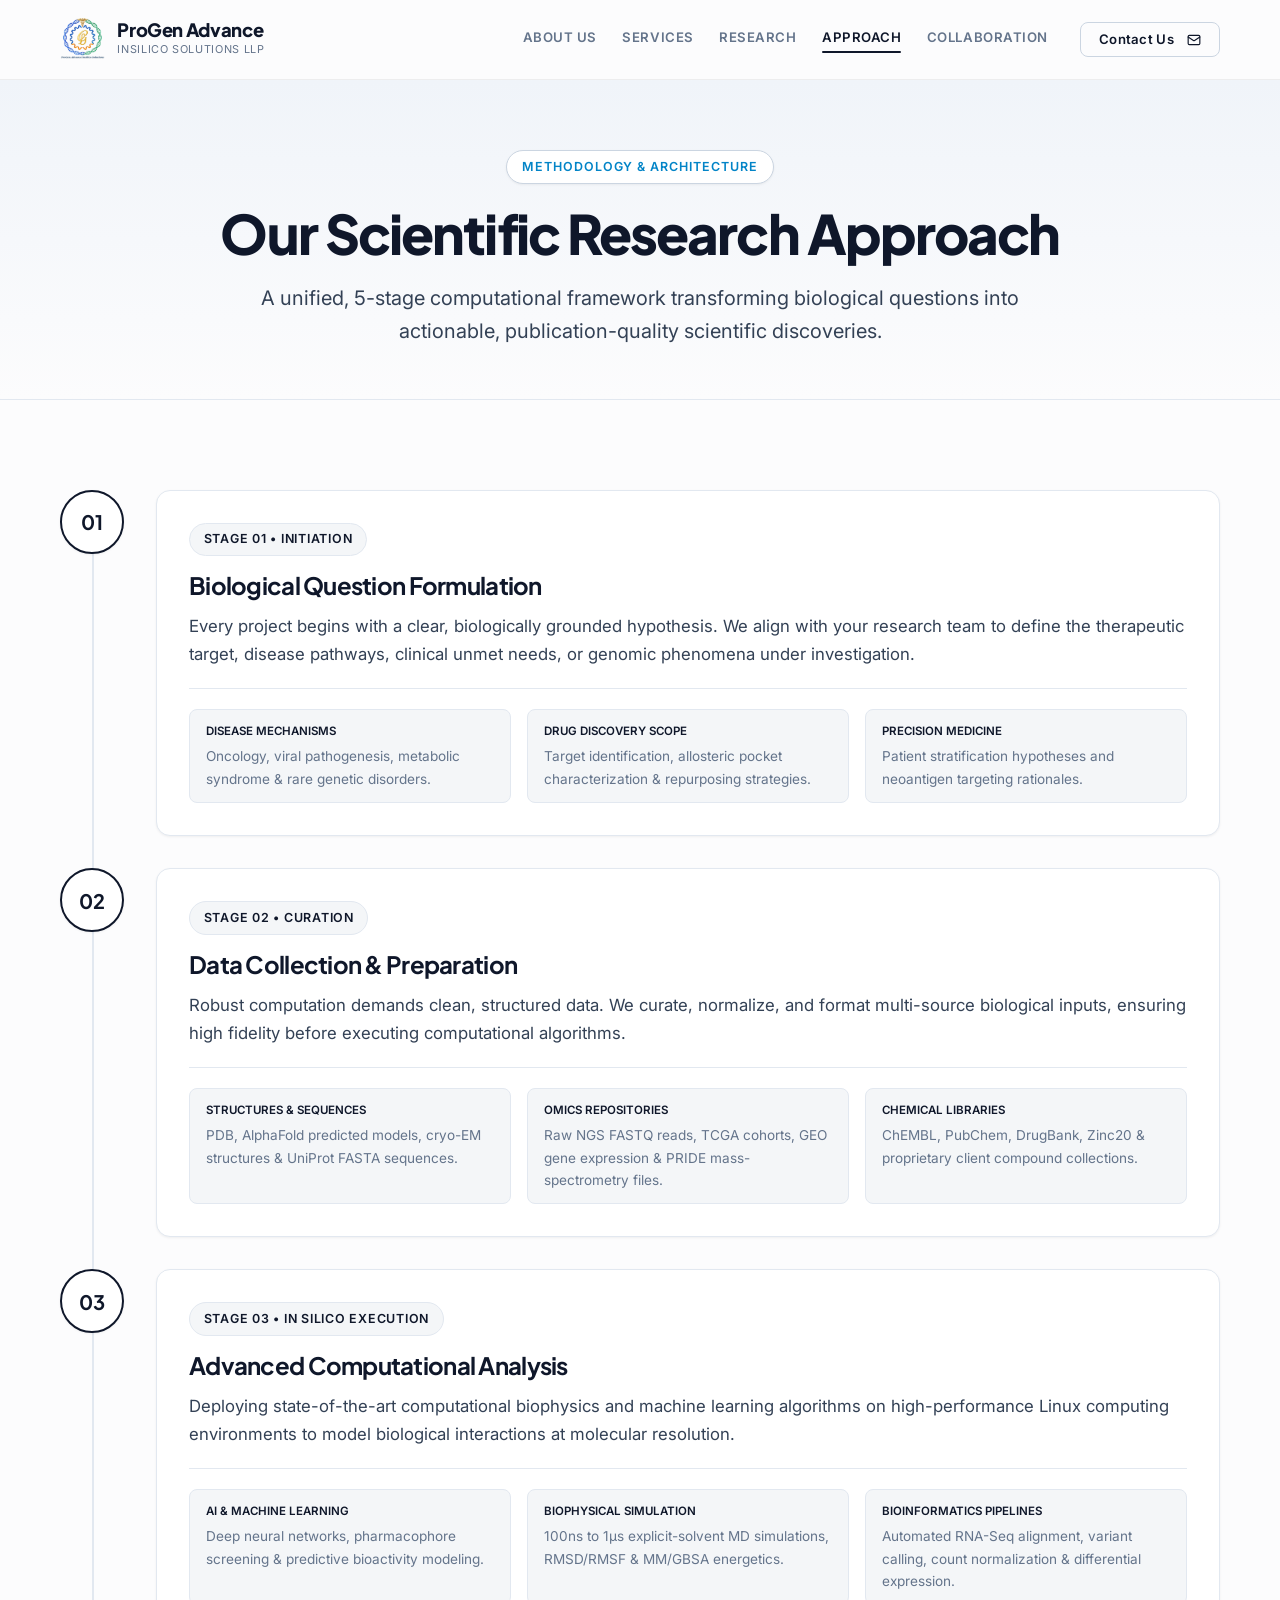
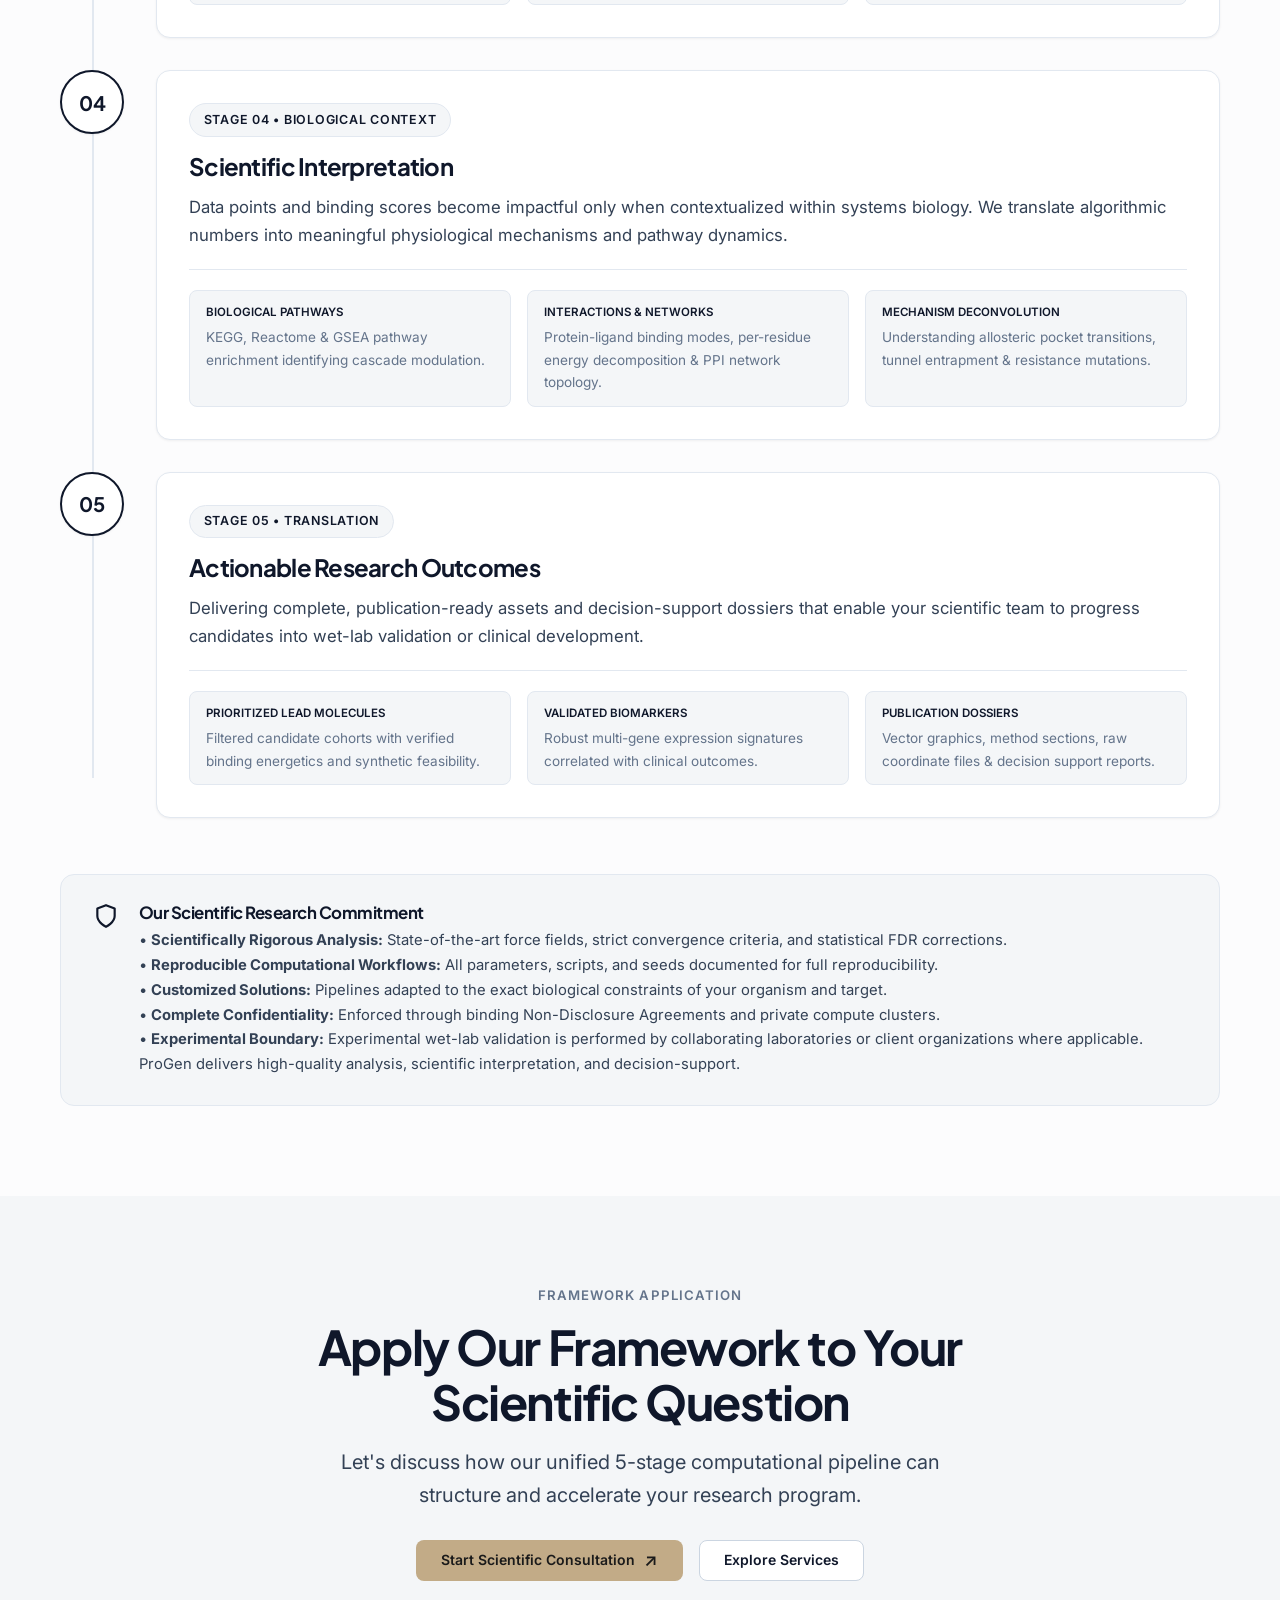
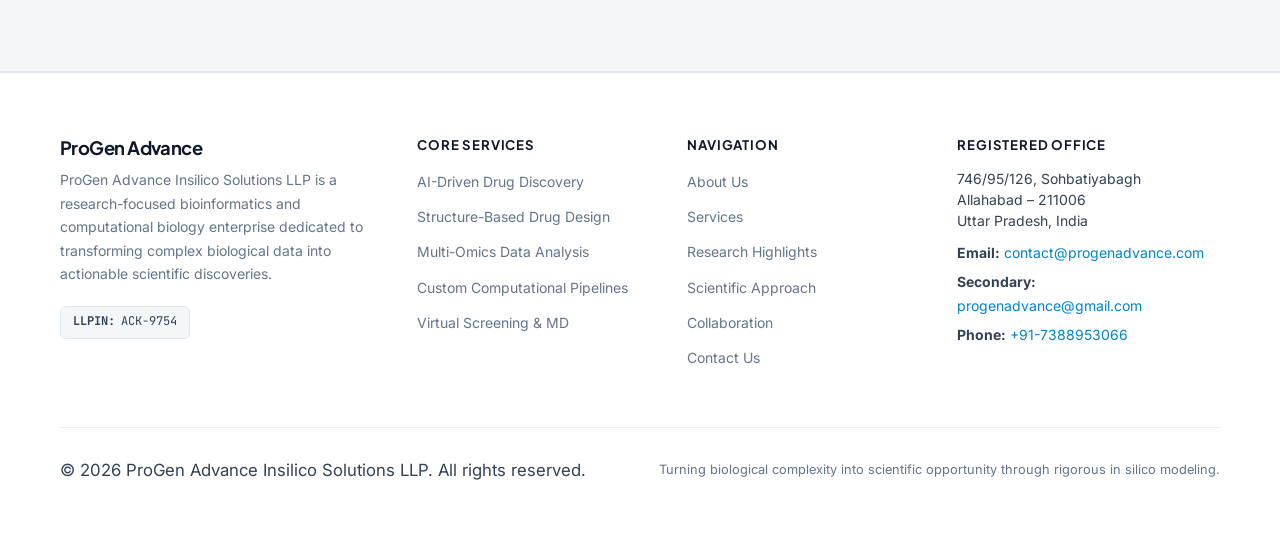
<file: approach.html>
<!DOCTYPE html>
<html lang="en">
<head>
  <meta charset="UTF-8">
  <meta name="viewport" content="width=device-width, initial-scale=1.0">
  <title>Scientific Approach &amp; Workflow | ProGen Advance Insilico Solutions LLP</title>
  <meta name="description" content="Discover ProGen's 5-stage unified computational framework: from biological question formulation to reproducible data preparation, AI modeling, and actionable outcomes.">
  <meta name="author" content="ProGen Advance Insilico Solutions LLP">

  <!-- Open Graph -->
  <meta property="og:type" content="website">
  <meta property="og:title" content="Scientific Approach &amp; Workflow | ProGen Advance Insilico Solutions">
  <meta property="og:description" content="A unified computational framework for transforming biological questions into actionable scientific discoveries.">
  <meta property="og:url" content="https://progenadvance.com/approach.html">

  <!-- Favicons -->
  <link rel="icon" type="image/png" href="assets/images/logo-nav.png">
  <link rel="apple-touch-icon" href="assets/images/logo-nav.png">
  <link rel="manifest" href="site.webmanifest">

  <!-- Stylesheet -->
  <link rel="stylesheet" href="assets/css/style.css">
</head>
<body>
  <a href="#main-content" class="skip-to-content">Skip to main content</a>

  <!-- Header -->
  <header class="site-header" role="banner">
    <div class="container nav-container">
      <a href="index.html" class="brand-link" aria-label="ProGen Advance Insilico Solutions Home">
        <img src="assets/images/logo-nav.png" alt="ProGen Advance Insilico Solutions Logo" class="brand-logo-img" width="52" height="52">
        <div class="brand-text-block">
          <span class="brand-title">ProGen Advance</span>
          <span class="brand-subtitle">Insilico Solutions LLP</span>
        </div>
      </a>

      <button class="mobile-nav-toggle" aria-label="Toggle navigation menu" aria-expanded="false" aria-controls="primary-nav">
        <svg viewBox="0 0 24 24" fill="none" stroke="currentColor" stroke-width="2" stroke-linecap="round" stroke-linejoin="round" aria-hidden="true">
          <line x1="3" y1="12" x2="21" y2="12"></line>
          <line x1="3" y1="6" x2="21" y2="6"></line>
          <line x1="3" y1="18" x2="21" y2="18"></line>
        </svg>
      </button>

      <nav id="primary-nav" class="main-nav" role="navigation" aria-label="Main Navigation">
        <ul class="nav-list">
          <li><a href="about.html" class="nav-link">About Us</a></li>
          <li><a href="services.html" class="nav-link">Services</a></li>
          <li><a href="research.html" class="nav-link">Research</a></li>
          <li><a href="approach.html" class="nav-link active" aria-current="page">Approach</a></li>
          <li><a href="collaboration.html" class="nav-link">Collaboration</a></li>
        </ul>
        <div class="nav-action">
          <a href="contact.html" class="btn btn-nav-contact">
            <span>Contact Us</span>
            <svg width="14" height="14" viewBox="0 0 24 24" fill="none" stroke="currentColor" stroke-width="2" stroke-linecap="round" stroke-linejoin="round" style="margin-left: 4px;" aria-hidden="true">
              <rect width="20" height="16" x="2" y="4" rx="2"></rect>
              <path d="m22 7-8.97 5.7a1.94 1.94 0 0 1-2.06 0L2 7"></path>
            </svg>
          </a>
        </div>
      </nav>
    </div>
  </header>

  <main id="main-content">
    <!-- Page Hero Banner -->
    <section class="page-hero">
      <div class="container">
        <span class="page-hero-badge">Methodology &amp; Architecture</span>
        <h1 class="page-hero-title">Our Scientific Research Approach</h1>
        <p class="page-hero-lead">
          A unified, 5-stage computational framework transforming biological questions into actionable, publication-quality scientific discoveries.
        </p>
      </div>
    </section>

    <!-- 5-Stage Scientific Pipeline -->
    <section class="section" aria-label="Unified 5-Stage Workflow">
      <div class="container">
        <div class="pipeline-flow">

          <!-- Stage 1 -->
          <div class="pipeline-step">
            <div class="step-node" aria-hidden="true">01</div>
            <div class="step-content">
              <span class="section-badge">Stage 01 • Initiation</span>
              <h2 style="font-size: 1.5rem; margin-bottom: 0.75rem;">Biological Question Formulation</h2>
              <p>
                Every project begins with a clear, biologically grounded hypothesis. We align with your research team to define the therapeutic target, disease pathways, clinical unmet needs, or genomic phenomena under investigation.
              </p>
              <div class="step-tools-grid">
                <div class="tool-box">
                  <div class="tool-box-label">Disease Mechanisms</div>
                  <div class="tool-box-desc">Oncology, viral pathogenesis, metabolic syndrome &amp; rare genetic disorders.</div>
                </div>
                <div class="tool-box">
                  <div class="tool-box-label">Drug Discovery Scope</div>
                  <div class="tool-box-desc">Target identification, allosteric pocket characterization &amp; repurposing strategies.</div>
                </div>
                <div class="tool-box">
                  <div class="tool-box-label">Precision Medicine</div>
                  <div class="tool-box-desc">Patient stratification hypotheses and neoantigen targeting rationales.</div>
                </div>
              </div>
            </div>
          </div>

          <!-- Stage 2 -->
          <div class="pipeline-step">
            <div class="step-node" aria-hidden="true">02</div>
            <div class="step-content">
              <span class="section-badge">Stage 02 • Curation</span>
              <h2 style="font-size: 1.5rem; margin-bottom: 0.75rem;">Data Collection &amp; Preparation</h2>
              <p>
                Robust computation demands clean, structured data. We curate, normalize, and format multi-source biological inputs, ensuring high fidelity before executing computational algorithms.
              </p>
              <div class="step-tools-grid">
                <div class="tool-box">
                  <div class="tool-box-label">Structures &amp; Sequences</div>
                  <div class="tool-box-desc">PDB, AlphaFold predicted models, cryo-EM structures &amp; UniProt FASTA sequences.</div>
                </div>
                <div class="tool-box">
                  <div class="tool-box-label">Omics Repositories</div>
                  <div class="tool-box-desc">Raw NGS FASTQ reads, TCGA cohorts, GEO gene expression &amp; PRIDE mass-spectrometry files.</div>
                </div>
                <div class="tool-box">
                  <div class="tool-box-label">Chemical Libraries</div>
                  <div class="tool-box-desc">ChEMBL, PubChem, DrugBank, Zinc20 &amp; proprietary client compound collections.</div>
                </div>
              </div>
            </div>
          </div>

          <!-- Stage 3 -->
          <div class="pipeline-step">
            <div class="step-node" aria-hidden="true">03</div>
            <div class="step-content">
              <span class="section-badge">Stage 03 • In Silico Execution</span>
              <h2 style="font-size: 1.5rem; margin-bottom: 0.75rem;">Advanced Computational Analysis</h2>
              <p>
                Deploying state-of-the-art computational biophysics and machine learning algorithms on high-performance Linux computing environments to model biological interactions at molecular resolution.
              </p>
              <div class="step-tools-grid">
                <div class="tool-box">
                  <div class="tool-box-label">AI &amp; Machine Learning</div>
                  <div class="tool-box-desc">Deep neural networks, pharmacophore screening &amp; predictive bioactivity modeling.</div>
                </div>
                <div class="tool-box">
                  <div class="tool-box-label">Biophysical Simulation</div>
                  <div class="tool-box-desc">100ns to 1μs explicit-solvent MD simulations, RMSD/RMSF &amp; MM/GBSA energetics.</div>
                </div>
                <div class="tool-box">
                  <div class="tool-box-label">Bioinformatics Pipelines</div>
                  <div class="tool-box-desc">Automated RNA-Seq alignment, variant calling, count normalization &amp; differential expression.</div>
                </div>
              </div>
            </div>
          </div>

          <!-- Stage 4 -->
          <div class="pipeline-step">
            <div class="step-node" aria-hidden="true">04</div>
            <div class="step-content">
              <span class="section-badge">Stage 04 • Biological Context</span>
              <h2 style="font-size: 1.5rem; margin-bottom: 0.75rem;">Scientific Interpretation</h2>
              <p>
                Data points and binding scores become impactful only when contextualized within systems biology. We translate algorithmic numbers into meaningful physiological mechanisms and pathway dynamics.
              </p>
              <div class="step-tools-grid">
                <div class="tool-box">
                  <div class="tool-box-label">Biological Pathways</div>
                  <div class="tool-box-desc">KEGG, Reactome &amp; GSEA pathway enrichment identifying cascade modulation.</div>
                </div>
                <div class="tool-box">
                  <div class="tool-box-label">Interactions &amp; Networks</div>
                  <div class="tool-box-desc">Protein-ligand binding modes, per-residue energy decomposition &amp; PPI network topology.</div>
                </div>
                <div class="tool-box">
                  <div class="tool-box-label">Mechanism Deconvolution</div>
                  <div class="tool-box-desc">Understanding allosteric pocket transitions, tunnel entrapment &amp; resistance mutations.</div>
                </div>
              </div>
            </div>
          </div>

          <!-- Stage 5 -->
          <div class="pipeline-step">
            <div class="step-node" aria-hidden="true">05</div>
            <div class="step-content">
              <span class="section-badge">Stage 05 • Translation</span>
              <h2 style="font-size: 1.5rem; margin-bottom: 0.75rem;">Actionable Research Outcomes</h2>
              <p>
                Delivering complete, publication-ready assets and decision-support dossiers that enable your scientific team to progress candidates into wet-lab validation or clinical development.
              </p>
              <div class="step-tools-grid">
                <div class="tool-box">
                  <div class="tool-box-label">Prioritized Lead Molecules</div>
                  <div class="tool-box-desc">Filtered candidate cohorts with verified binding energetics and synthetic feasibility.</div>
                </div>
                <div class="tool-box">
                  <div class="tool-box-label">Validated Biomarkers</div>
                  <div class="tool-box-desc">Robust multi-gene expression signatures correlated with clinical outcomes.</div>
                </div>
                <div class="tool-box">
                  <div class="tool-box-label">Publication Dossiers</div>
                  <div class="tool-box-desc">Vector graphics, method sections, raw coordinate files &amp; decision support reports.</div>
                </div>
              </div>
            </div>
          </div>

        </div>

        <!-- Governance & Commitment Callout -->
        <div class="scientific-notice">
          <svg class="notice-icon" viewBox="0 0 24 24" fill="none" stroke="currentColor" stroke-width="2" stroke-linecap="round" stroke-linejoin="round" aria-hidden="true">
            <path d="M12 22s8-4 8-10V5l-8-3-8 3v7c0 6 8 10 8 10z"></path>
          </svg>
          <div class="notice-text">
            <h4>Our Scientific Research Commitment</h4>
            <p>
              • <strong>Scientifically Rigorous Analysis:</strong> State-of-the-art force fields, strict convergence criteria, and statistical FDR corrections.<br>
              • <strong>Reproducible Computational Workflows:</strong> All parameters, scripts, and seeds documented for full reproducibility.<br>
              • <strong>Customized Solutions:</strong> Pipelines adapted to the exact biological constraints of your organism and target.<br>
              • <strong>Complete Confidentiality:</strong> Enforced through binding Non-Disclosure Agreements and private compute clusters.<br>
              • <strong>Experimental Boundary:</strong> Experimental wet-lab validation is performed by collaborating laboratories or client organizations where applicable. ProGen delivers high-quality analysis, scientific interpretation, and decision-support.
            </p>
          </div>
        </div>
      </div>
    </section>

    <!-- Consultation CTA -->
    <section class="cta-banner-section">
      <div class="container cta-banner-content">
        <span class="section-eyebrow">Framework Application</span>
        <h2>Apply Our Framework to Your Scientific Question</h2>
        <p class="lead">
          Let's discuss how our unified 5-stage computational pipeline can structure and accelerate your research program.
        </p>
        <div class="cta-banner-actions">
          <a href="contact.html" class="btn btn-sand">
            <span>Start Scientific Consultation</span>
            <span class="btn-arrow" aria-hidden="true">↗</span>
          </a>
          <a href="services.html" class="btn btn-outline">
            <span>Explore Services</span>
          </a>
        </div>
      </div>
    </section>
  </main>

  <!-- Global Footer -->
  <footer class="site-footer" role="contentinfo">
    <div class="container">
      <div class="footer-top-grid">
        <!-- Col 1: Identity -->
        <div class="footer-brand">
          <h3>ProGen Advance</h3>
          <p>
            ProGen Advance Insilico Solutions LLP is a research-focused bioinformatics and computational biology enterprise dedicated to transforming complex biological data into actionable scientific discoveries.
          </p>
          <div style="margin-top: 1rem;">
            <span class="llpin-chip">
              <strong>LLPIN:</strong> ACK-9754
            </span>
          </div>
        </div>

        <!-- Col 2: Services -->
        <div class="footer-column">
          <h4>Core Services</h4>
          <ul class="footer-links">
            <li><a href="services.html#ai-drug-discovery">AI-Driven Drug Discovery</a></li>
            <li><a href="services.html#structure-based-design">Structure-Based Drug Design</a></li>
            <li><a href="services.html#multi-omics">Multi-Omics Data Analysis</a></li>
            <li><a href="services.html#custom-solutions">Custom Computational Pipelines</a></li>
            <li><a href="services.html#structure-based-design">Virtual Screening &amp; MD</a></li>
          </ul>
        </div>

        <!-- Col 3: Navigation -->
        <div class="footer-column">
          <h4>Navigation</h4>
          <ul class="footer-links">
            <li><a href="about.html">About Us</a></li>
            <li><a href="services.html">Services</a></li>
            <li><a href="research.html">Research Highlights</a></li>
            <li><a href="approach.html">Scientific Approach</a></li>
            <li><a href="collaboration.html">Collaboration</a></li>
            <li><a href="contact.html">Contact Us</a></li>
          </ul>
        </div>

        <!-- Col 4: Registered Office -->
        <div class="footer-column">
          <h4>Registered Office</h4>
          <p style="font-size: 0.875rem; margin-bottom: 0.65rem; line-height: 1.5;">
            746/95/126, Sohbatiyabagh<br>
            Allahabad – 211006<br>
            Uttar Pradesh, India
          </p>
          <p style="font-size: 0.875rem; margin-bottom: 0.35rem;">
            <strong>Email:</strong> <a href="mailto:contact@progenadvance.com">contact@progenadvance.com</a>
          </p>
          <p style="font-size: 0.875rem; margin-bottom: 0.35rem;">
            <strong>Secondary:</strong> <a href="mailto:progenadvance@gmail.com">progenadvance@gmail.com</a>
          </p>
          <p style="font-size: 0.875rem; margin-bottom: 0;">
            <strong>Phone:</strong> <a href="tel:+917388953066">+91-7388953066</a>
          </p>
        </div>
      </div>

      <div class="footer-bottom-bar">
        <p>© 2026 ProGen Advance Insilico Solutions LLP. All rights reserved.</p>
        <p style="font-size: 0.8rem; color: var(--color-text-muted);">
          Turning biological complexity into scientific opportunity through rigorous in silico modeling.
        </p>
      </div>
    </div>
  </footer>

  <script src="assets/js/main.js"></script>
</body>
</html>
</file>
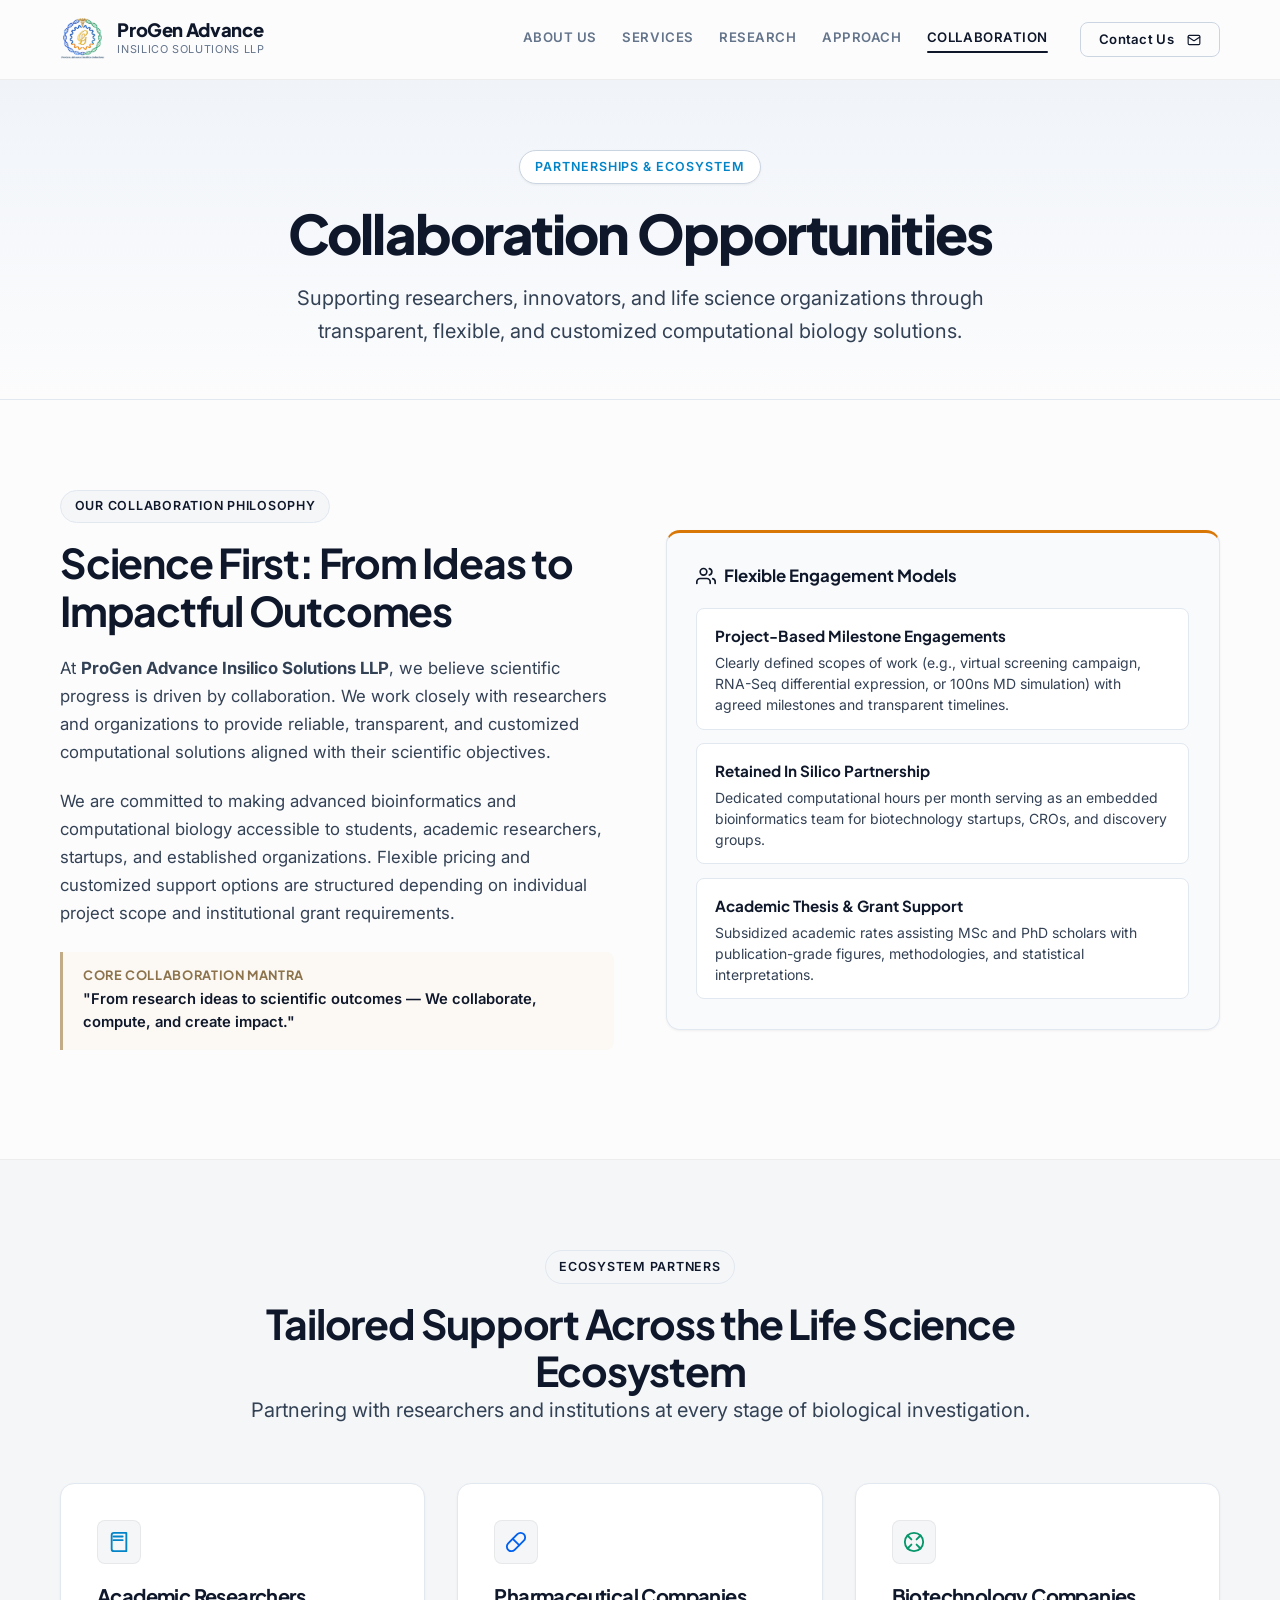
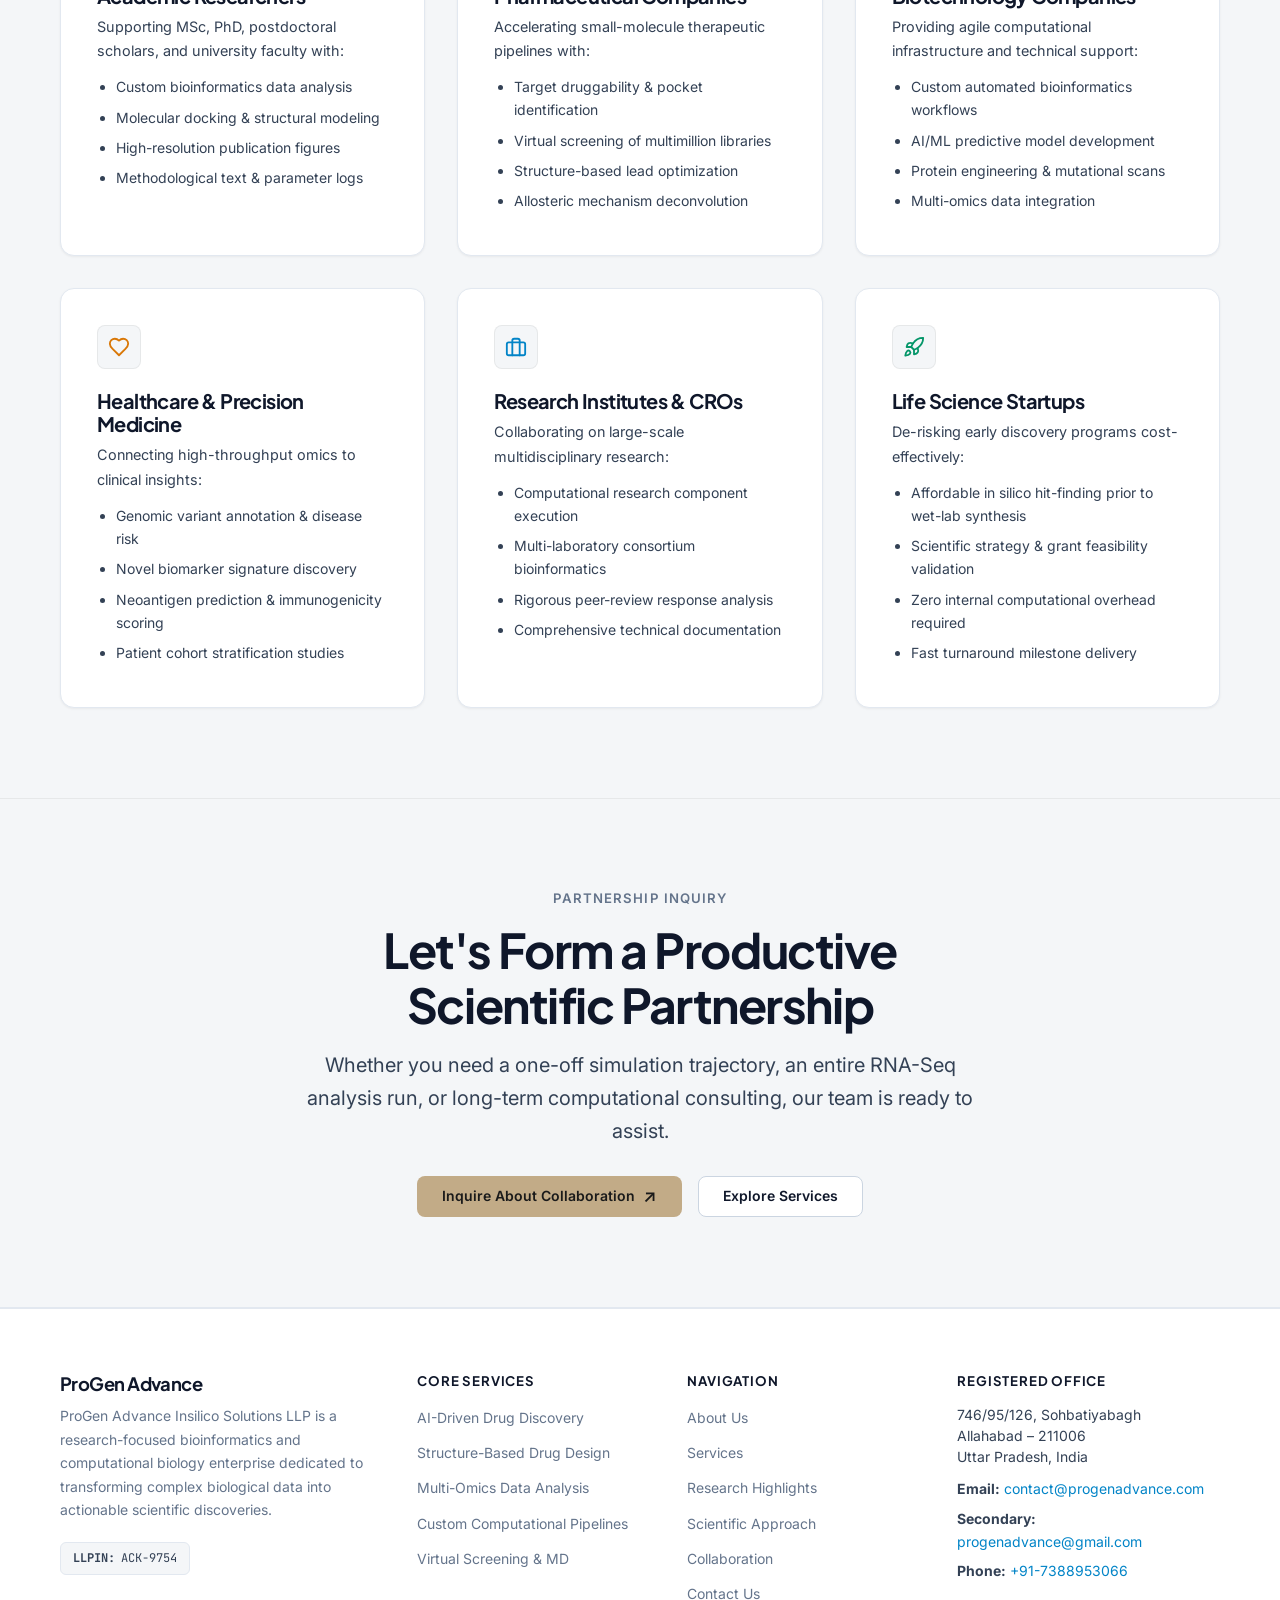
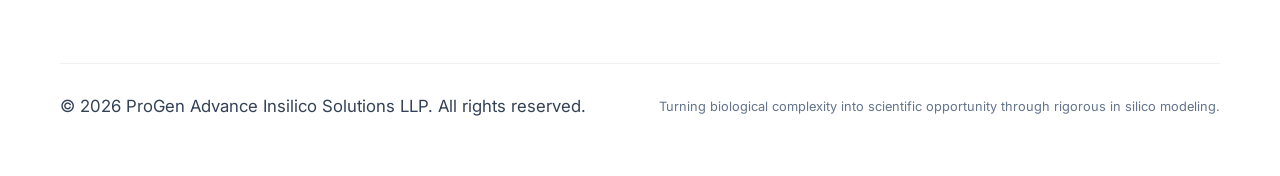
<file: collaboration.html>
<!DOCTYPE html>
<html lang="en">
<head>
  <meta charset="UTF-8">
  <meta name="viewport" content="width=device-width, initial-scale=1.0">
  <title>Collaboration Opportunities | ProGen Advance Insilico Solutions LLP</title>
  <meta name="description" content="Collaborate with ProGen Advance: tailored in silico support for academic researchers, pharma, biotech startups, healthcare clinicians, and research institutes.">
  <meta name="author" content="ProGen Advance Insilico Solutions LLP">

  <!-- Open Graph -->
  <meta property="og:type" content="website">
  <meta property="og:title" content="Collaboration Opportunities | ProGen Advance Insilico Solutions">
  <meta property="og:description" content="Flexible computational biology engagement models for researchers, startups, and enterprises.">
  <meta property="og:url" content="https://progenadvance.com/collaboration.html">

  <!-- Favicons -->
  <link rel="icon" type="image/png" href="assets/images/logo-nav.png">
  <link rel="apple-touch-icon" href="assets/images/logo-nav.png">
  <link rel="manifest" href="site.webmanifest">

  <!-- Stylesheet -->
  <link rel="stylesheet" href="assets/css/style.css">
</head>
<body>
  <a href="#main-content" class="skip-to-content">Skip to main content</a>

  <!-- Header -->
  <header class="site-header" role="banner">
    <div class="container nav-container">
      <a href="index.html" class="brand-link" aria-label="ProGen Advance Insilico Solutions Home">
        <img src="assets/images/logo-nav.png" alt="ProGen Advance Insilico Solutions Logo" class="brand-logo-img" width="52" height="52">
        <div class="brand-text-block">
          <span class="brand-title">ProGen Advance</span>
          <span class="brand-subtitle">Insilico Solutions LLP</span>
        </div>
      </a>

      <button class="mobile-nav-toggle" aria-label="Toggle navigation menu" aria-expanded="false" aria-controls="primary-nav">
        <svg viewBox="0 0 24 24" fill="none" stroke="currentColor" stroke-width="2" stroke-linecap="round" stroke-linejoin="round" aria-hidden="true">
          <line x1="3" y1="12" x2="21" y2="12"></line>
          <line x1="3" y1="6" x2="21" y2="6"></line>
          <line x1="3" y1="18" x2="21" y2="18"></line>
        </svg>
      </button>

      <nav id="primary-nav" class="main-nav" role="navigation" aria-label="Main Navigation">
        <ul class="nav-list">
          <li><a href="about.html" class="nav-link">About Us</a></li>
          <li><a href="services.html" class="nav-link">Services</a></li>
          <li><a href="research.html" class="nav-link">Research</a></li>
          <li><a href="approach.html" class="nav-link">Approach</a></li>
          <li><a href="collaboration.html" class="nav-link active" aria-current="page">Collaboration</a></li>
        </ul>
        <div class="nav-action">
          <a href="contact.html" class="btn btn-nav-contact">
            <span>Contact Us</span>
            <svg width="14" height="14" viewBox="0 0 24 24" fill="none" stroke="currentColor" stroke-width="2" stroke-linecap="round" stroke-linejoin="round" style="margin-left: 4px;" aria-hidden="true">
              <rect width="20" height="16" x="2" y="4" rx="2"></rect>
              <path d="m22 7-8.97 5.7a1.94 1.94 0 0 1-2.06 0L2 7"></path>
            </svg>
          </a>
        </div>
      </nav>
    </div>
  </header>

  <main id="main-content">
    <!-- Page Hero Banner -->
    <section class="page-hero">
      <div class="container">
        <span class="page-hero-badge">Partnerships &amp; Ecosystem</span>
        <h1 class="page-hero-title">Collaboration Opportunities</h1>
        <p class="page-hero-lead">
          Supporting researchers, innovators, and life science organizations through transparent, flexible, and customized computational biology solutions.
        </p>
      </div>
    </section>

    <!-- Collaboration Philosophy -->
    <section class="section" style="background-color: var(--color-bg-base); border-bottom: 1px solid var(--color-border-subtle);" aria-labelledby="philosophy-heading">
      <div class="container">
        <div class="grid-2" style="align-items: center; gap: clamp(2rem, 4vw, 3.5rem);">
          <div>
            <span class="section-badge">Our Collaboration Philosophy</span>
            <h2 id="philosophy-heading" style="margin-bottom: 1.25rem;">
              Science First: From Ideas to Impactful Outcomes
            </h2>
            <p>
              At <strong>ProGen Advance Insilico Solutions LLP</strong>, we believe scientific progress is driven by collaboration. We work closely with researchers and organizations to provide reliable, transparent, and customized computational solutions aligned with their scientific objectives.
            </p>
            <p>
              We are committed to making advanced bioinformatics and computational biology accessible to students, academic researchers, startups, and established organizations. Flexible pricing and customized support options are structured depending on individual project scope and institutional grant requirements.
            </p>
            
            <div class="challenge-callout" style="margin-top: 1.5rem;">
              <h4>Core Collaboration Mantra</h4>
              <p style="font-weight: 600; color: var(--color-text-primary);">
                "From research ideas to scientific outcomes — We collaborate, compute, and create impact."
              </p>
            </div>
          </div>

          <div>
            <div class="service-deliverables-card" style="border-top-color: var(--color-brand-gold);">
              <div class="service-deliverables-header">
                <svg width="20" height="20" viewBox="0 0 24 24" fill="none" stroke="currentColor" stroke-width="2" stroke-linecap="round" stroke-linejoin="round" aria-hidden="true">
                  <path d="M17 21v-2a4 4 0 0 0-4-4H5a4 4 0 0 0-4 4v2"></path>
                  <circle cx="9" cy="7" r="4"></circle>
                  <path d="M23 21v-2a4 4 0 0 0-3-3.87"></path>
                  <path d="M16 3.13a4 4 0 0 1 0 7.75"></path>
                </svg>
                <span>Flexible Engagement Models</span>
              </div>
              <div class="deliverables-stack">
                <div class="deliverable-item">
                  <span class="deliverable-title">Project-Based Milestone Engagements</span>
                  <span class="deliverable-desc">Clearly defined scopes of work (e.g., virtual screening campaign, RNA-Seq differential expression, or 100ns MD simulation) with agreed milestones and transparent timelines.</span>
                </div>
                <div class="deliverable-item">
                  <span class="deliverable-title">Retained In Silico Partnership</span>
                  <span class="deliverable-desc">Dedicated computational hours per month serving as an embedded bioinformatics team for biotechnology startups, CROs, and discovery groups.</span>
                </div>
                <div class="deliverable-item">
                  <span class="deliverable-title">Academic Thesis &amp; Grant Support</span>
                  <span class="deliverable-desc">Subsidized academic rates assisting MSc and PhD scholars with publication-grade figures, methodologies, and statistical interpretations.</span>
                </div>
              </div>
            </div>
          </div>
        </div>
      </div>
    </section>

    <!-- Who We Work With (6 Sectors from Brochure) -->
    <section class="section" style="background-color: var(--color-bg-subtle); border-bottom: 1px solid var(--color-border-subtle);" aria-labelledby="sectors-heading">
      <div class="container">
        <div class="section-header text-center">
          <span class="section-badge">Ecosystem Partners</span>
          <h2 id="sectors-heading">Tailored Support Across the Life Science Ecosystem</h2>
          <p class="lead">
            Partnering with researchers and institutions at every stage of biological investigation.
          </p>
        </div>

        <div class="grid-3">
          <!-- Sector 1: Academic Researchers -->
          <article class="card">
            <div class="card-icon" style="color: var(--color-brand-cyan);" aria-hidden="true">
              <svg viewBox="0 0 24 24" fill="none" stroke="currentColor" stroke-width="2" stroke-linecap="round" stroke-linejoin="round">
                <path d="M4 19.5v-15A2.5 2.5 0 0 1 6.5 2H20v20H6.5a2.5 2.5 0 0 1-2.5-2.5Z"></path>
                <path d="M6 6h10"></path>
                <path d="M6 10h10"></path>
              </svg>
            </div>
            <h3 style="font-size: 1.25rem; margin-bottom: 0.5rem;">Academic Researchers</h3>
            <p style="font-size: 0.9rem; margin-bottom: 0.75rem;">
              Supporting MSc, PhD, postdoctoral scholars, and university faculty with:
            </p>
            <ul style="font-size: 0.875rem; color: var(--color-text-secondary); padding-left: 1.2rem; margin-bottom: 0;">
              <li>Custom bioinformatics data analysis</li>
              <li>Molecular docking &amp; structural modeling</li>
              <li>High-resolution publication figures</li>
              <li>Methodological text &amp; parameter logs</li>
            </ul>
          </article>

          <!-- Sector 2: Pharmaceutical Companies -->
          <article class="card">
            <div class="card-icon" style="color: var(--color-brand-blue);" aria-hidden="true">
              <svg viewBox="0 0 24 24" fill="none" stroke="currentColor" stroke-width="2" stroke-linecap="round" stroke-linejoin="round">
                <path d="m10.5 20.5 10-10a4.95 4.95 0 1 0-7-7l-10 10a4.95 4.95 0 1 0 7 7Z"></path>
                <path d="m8.5 8.5 7 7"></path>
              </svg>
            </div>
            <h3 style="font-size: 1.25rem; margin-bottom: 0.5rem;">Pharmaceutical Companies</h3>
            <p style="font-size: 0.9rem; margin-bottom: 0.75rem;">
              Accelerating small-molecule therapeutic pipelines with:
            </p>
            <ul style="font-size: 0.875rem; color: var(--color-text-secondary); padding-left: 1.2rem; margin-bottom: 0;">
              <li>Target druggability &amp; pocket identification</li>
              <li>Virtual screening of multimillion libraries</li>
              <li>Structure-based lead optimization</li>
              <li>Allosteric mechanism deconvolution</li>
            </ul>
          </article>

          <!-- Sector 3: Biotechnology Companies -->
          <article class="card">
            <div class="card-icon" style="color: var(--color-brand-emerald);" aria-hidden="true">
              <svg viewBox="0 0 24 24" fill="none" stroke="currentColor" stroke-width="2" stroke-linecap="round" stroke-linejoin="round">
                <circle cx="12" cy="12" r="10"></circle>
                <path d="m4.93 4.93 4.24 4.24"></path>
                <path d="m14.83 9.17 4.24-4.24"></path>
                <path d="m14.83 14.83 4.24 4.24"></path>
                <path d="m9.17 14.83-4.24 4.24"></path>
              </svg>
            </div>
            <h3 style="font-size: 1.25rem; margin-bottom: 0.5rem;">Biotechnology Companies</h3>
            <p style="font-size: 0.9rem; margin-bottom: 0.75rem;">
              Providing agile computational infrastructure and technical support:
            </p>
            <ul style="font-size: 0.875rem; color: var(--color-text-secondary); padding-left: 1.2rem; margin-bottom: 0;">
              <li>Custom automated bioinformatics workflows</li>
              <li>AI/ML predictive model development</li>
              <li>Protein engineering &amp; mutational scans</li>
              <li>Multi-omics data integration</li>
            </ul>
          </article>

          <!-- Sector 4: Healthcare & Precision Medicine -->
          <article class="card">
            <div class="card-icon" style="color: var(--color-brand-gold);" aria-hidden="true">
              <svg viewBox="0 0 24 24" fill="none" stroke="currentColor" stroke-width="2" stroke-linecap="round" stroke-linejoin="round">
                <path d="M19 14c1.49-1.46 3-3.21 3-5.5A5.5 5.5 0 0 0 16.5 3c-1.76 0-3 .5-4.5 2-1.5-1.5-2.74-2-4.5-2A5.5 5.5 0 0 0 2 8.5c0 2.3 1.5 4.05 3 5.5l7 7Z"></path>
              </svg>
            </div>
            <h3 style="font-size: 1.25rem; margin-bottom: 0.5rem;">Healthcare &amp; Precision Medicine</h3>
            <p style="font-size: 0.9rem; margin-bottom: 0.75rem;">
              Connecting high-throughput omics to clinical insights:
            </p>
            <ul style="font-size: 0.875rem; color: var(--color-text-secondary); padding-left: 1.2rem; margin-bottom: 0;">
              <li>Genomic variant annotation &amp; disease risk</li>
              <li>Novel biomarker signature discovery</li>
              <li>Neoantigen prediction &amp; immunogenicity scoring</li>
              <li>Patient cohort stratification studies</li>
            </ul>
          </article>

          <!-- Sector 5: Research Institutes & CROs -->
          <article class="card">
            <div class="card-icon" style="color: var(--color-brand-cyan);" aria-hidden="true">
              <svg viewBox="0 0 24 24" fill="none" stroke="currentColor" stroke-width="2" stroke-linecap="round" stroke-linejoin="round">
                <rect x="2" y="7" width="20" height="14" rx="2" ry="2"></rect>
                <path d="M16 21V5a2 2 0 0 0-2-2h-4a2 2 0 0 0-2 2v16"></path>
              </svg>
            </div>
            <h3 style="font-size: 1.25rem; margin-bottom: 0.5rem;">Research Institutes &amp; CROs</h3>
            <p style="font-size: 0.9rem; margin-bottom: 0.75rem;">
              Collaborating on large-scale multidisciplinary research:
            </p>
            <ul style="font-size: 0.875rem; color: var(--color-text-secondary); padding-left: 1.2rem; margin-bottom: 0;">
              <li>Computational research component execution</li>
              <li>Multi-laboratory consortium bioinformatics</li>
              <li>Rigorous peer-review response analysis</li>
              <li>Comprehensive technical documentation</li>
            </ul>
          </article>

          <!-- Sector 6: Life Science Startups -->
          <article class="card">
            <div class="card-icon" style="color: var(--color-brand-emerald);" aria-hidden="true">
              <svg viewBox="0 0 24 24" fill="none" stroke="currentColor" stroke-width="2" stroke-linecap="round" stroke-linejoin="round">
                <path d="M4.5 16.5c-1.5 1.26-2 5-2 5s3.74-.5 5-2c.71-.84.7-2.13-.09-2.91a2.18 2.18 0 0 0-2.91-.09z"></path>
                <path d="m12 15-3-3a22 22 0 0 1 2-3.95A12.88 12.88 0 0 1 22 2c0 2.72-.78 7.5-6 11a22.35 22.35 0 0 1-4 2z"></path>
                <path d="M9 12H4s.55-3.03 2-4c1.62-1.08 5 0 5 0"></path>
                <path d="M12 15v5s3.03-.55 4-2c1.08-1.62 0-5 0-5"></path>
              </svg>
            </div>
            <h3 style="font-size: 1.25rem; margin-bottom: 0.5rem;">Life Science Startups</h3>
            <p style="font-size: 0.9rem; margin-bottom: 0.75rem;">
              De-risking early discovery programs cost-effectively:
            </p>
            <ul style="font-size: 0.875rem; color: var(--color-text-secondary); padding-left: 1.2rem; margin-bottom: 0;">
              <li>Affordable in silico hit-finding prior to wet-lab synthesis</li>
              <li>Scientific strategy &amp; grant feasibility validation</li>
              <li>Zero internal computational overhead required</li>
              <li>Fast turnaround milestone delivery</li>
            </ul>
          </article>
        </div>
      </div>
    </section>

    <!-- Consultation CTA -->
    <section class="cta-banner-section">
      <div class="container cta-banner-content">
        <span class="section-eyebrow">Partnership Inquiry</span>
        <h2>Let's Form a Productive Scientific Partnership</h2>
        <p class="lead">
          Whether you need a one-off simulation trajectory, an entire RNA-Seq analysis run, or long-term computational consulting, our team is ready to assist.
        </p>
        <div class="cta-banner-actions">
          <a href="contact.html" class="btn btn-sand">
            <span>Inquire About Collaboration</span>
            <span class="btn-arrow" aria-hidden="true">↗</span>
          </a>
          <a href="services.html" class="btn btn-outline">
            <span>Explore Services</span>
          </a>
        </div>
      </div>
    </section>
  </main>

  <!-- Global Footer -->
  <footer class="site-footer" role="contentinfo">
    <div class="container">
      <div class="footer-top-grid">
        <!-- Col 1: Identity -->
        <div class="footer-brand">
          <h3>ProGen Advance</h3>
          <p>
            ProGen Advance Insilico Solutions LLP is a research-focused bioinformatics and computational biology enterprise dedicated to transforming complex biological data into actionable scientific discoveries.
          </p>
          <div style="margin-top: 1rem;">
            <span class="llpin-chip">
              <strong>LLPIN:</strong> ACK-9754
            </span>
          </div>
        </div>

        <!-- Col 2: Services -->
        <div class="footer-column">
          <h4>Core Services</h4>
          <ul class="footer-links">
            <li><a href="services.html#ai-drug-discovery">AI-Driven Drug Discovery</a></li>
            <li><a href="services.html#structure-based-design">Structure-Based Drug Design</a></li>
            <li><a href="services.html#multi-omics">Multi-Omics Data Analysis</a></li>
            <li><a href="services.html#custom-solutions">Custom Computational Pipelines</a></li>
            <li><a href="services.html#structure-based-design">Virtual Screening &amp; MD</a></li>
          </ul>
        </div>

        <!-- Col 3: Navigation -->
        <div class="footer-column">
          <h4>Navigation</h4>
          <ul class="footer-links">
            <li><a href="about.html">About Us</a></li>
            <li><a href="services.html">Services</a></li>
            <li><a href="research.html">Research Highlights</a></li>
            <li><a href="approach.html">Scientific Approach</a></li>
            <li><a href="collaboration.html">Collaboration</a></li>
            <li><a href="contact.html">Contact Us</a></li>
          </ul>
        </div>

        <!-- Col 4: Registered Office -->
        <div class="footer-column">
          <h4>Registered Office</h4>
          <p style="font-size: 0.875rem; margin-bottom: 0.65rem; line-height: 1.5;">
            746/95/126, Sohbatiyabagh<br>
            Allahabad – 211006<br>
            Uttar Pradesh, India
          </p>
          <p style="font-size: 0.875rem; margin-bottom: 0.35rem;">
            <strong>Email:</strong> <a href="mailto:contact@progenadvance.com">contact@progenadvance.com</a>
          </p>
          <p style="font-size: 0.875rem; margin-bottom: 0.35rem;">
            <strong>Secondary:</strong> <a href="mailto:progenadvance@gmail.com">progenadvance@gmail.com</a>
          </p>
          <p style="font-size: 0.875rem; margin-bottom: 0;">
            <strong>Phone:</strong> <a href="tel:+917388953066">+91-7388953066</a>
          </p>
        </div>
      </div>

      <div class="footer-bottom-bar">
        <p>© 2026 ProGen Advance Insilico Solutions LLP. All rights reserved.</p>
        <p style="font-size: 0.8rem; color: var(--color-text-muted);">
          Turning biological complexity into scientific opportunity through rigorous in silico modeling.
        </p>
      </div>
    </div>
  </footer>

  <script src="assets/js/main.js"></script>
</body>
</html>
</file>
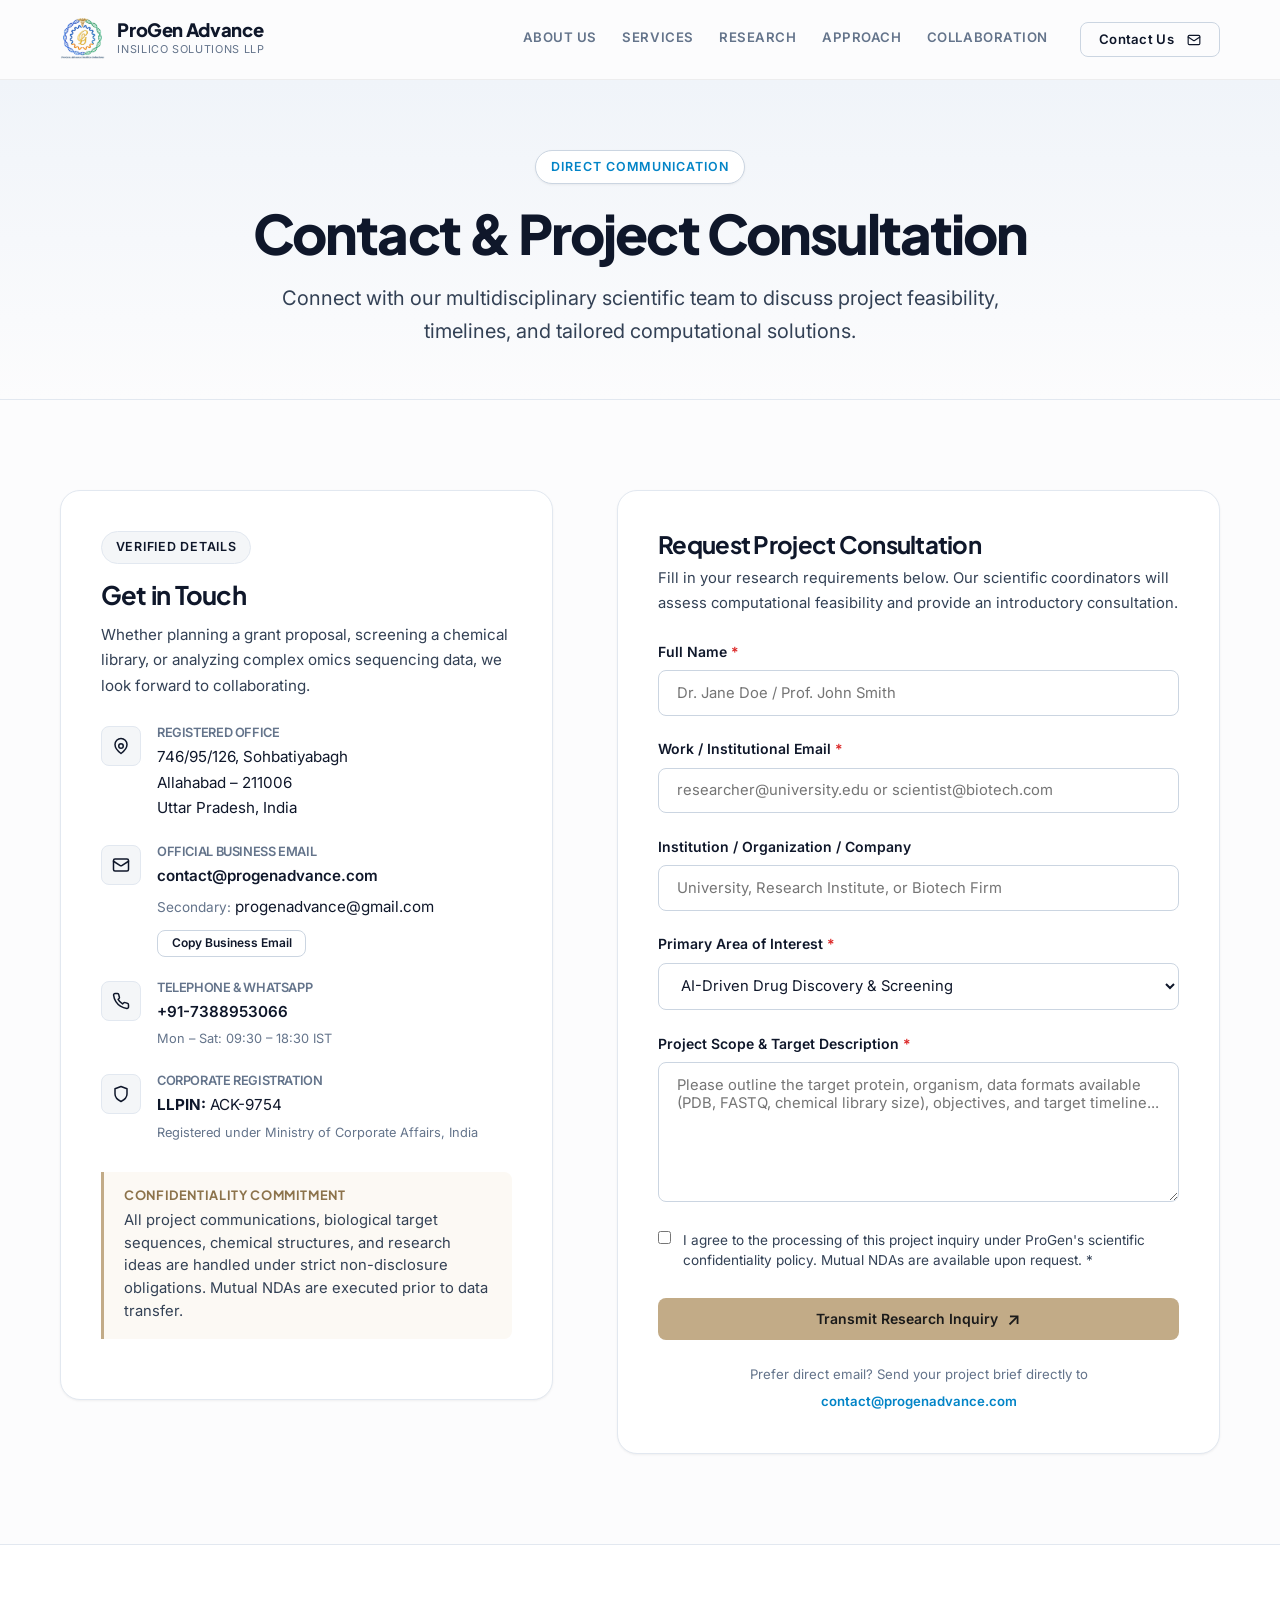
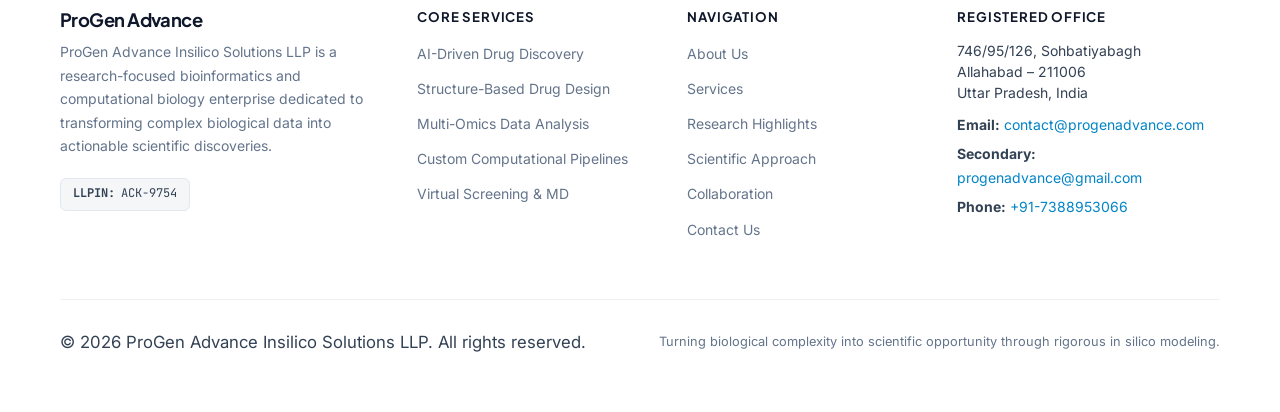
<file: contact.html>
<!DOCTYPE html>
<html lang="en">
<head>
  <meta charset="UTF-8">
  <meta name="viewport" content="width=device-width, initial-scale=1.0">
  <title>Contact &amp; Project Consultation | ProGen Advance Insilico Solutions LLP</title>
  <meta name="description" content="Connect with ProGen Advance Insilico Solutions LLP for project consultation, computational biology proposals, NDAs, and collaboration inquiries.">
  <meta name="author" content="ProGen Advance Insilico Solutions LLP">

  <!-- Open Graph -->
  <meta property="og:type" content="website">
  <meta property="og:title" content="Contact &amp; Consultation | ProGen Advance Insilico Solutions">
  <meta property="og:description" content="Direct contact details, consultation request form, and verified registered office credentials.">
  <meta property="og:url" content="https://progenadvance.com/contact.html">

  <!-- Favicons -->
  <link rel="icon" type="image/png" href="assets/images/logo-nav.png">
  <link rel="apple-touch-icon" href="assets/images/logo-nav.png">
  <link rel="manifest" href="site.webmanifest">

  <!-- Stylesheet -->
  <link rel="stylesheet" href="assets/css/style.css">
</head>
<body>
  <a href="#main-content" class="skip-to-content">Skip to main content</a>

  <!-- Header -->
  <header class="site-header" role="banner">
    <div class="container nav-container">
      <a href="index.html" class="brand-link" aria-label="ProGen Advance Insilico Solutions Home">
        <img src="assets/images/logo-nav.png" alt="ProGen Advance Insilico Solutions Logo" class="brand-logo-img" width="52" height="52">
        <div class="brand-text-block">
          <span class="brand-title">ProGen Advance</span>
          <span class="brand-subtitle">Insilico Solutions LLP</span>
        </div>
      </a>

      <button class="mobile-nav-toggle" aria-label="Toggle navigation menu" aria-expanded="false" aria-controls="primary-nav">
        <svg viewBox="0 0 24 24" fill="none" stroke="currentColor" stroke-width="2" stroke-linecap="round" stroke-linejoin="round" aria-hidden="true">
          <line x1="3" y1="12" x2="21" y2="12"></line>
          <line x1="3" y1="6" x2="21" y2="6"></line>
          <line x1="3" y1="18" x2="21" y2="18"></line>
        </svg>
      </button>

      <nav id="primary-nav" class="main-nav" role="navigation" aria-label="Main Navigation">
        <ul class="nav-list">
          <li><a href="about.html" class="nav-link">About Us</a></li>
          <li><a href="services.html" class="nav-link">Services</a></li>
          <li><a href="research.html" class="nav-link">Research</a></li>
          <li><a href="approach.html" class="nav-link">Approach</a></li>
          <li><a href="collaboration.html" class="nav-link">Collaboration</a></li>
        </ul>
        <div class="nav-action">
          <a href="contact.html" class="btn btn-nav-contact">
            <span>Contact Us</span>
            <svg width="14" height="14" viewBox="0 0 24 24" fill="none" stroke="currentColor" stroke-width="2" stroke-linecap="round" stroke-linejoin="round" style="margin-left: 4px;" aria-hidden="true">
              <rect width="20" height="16" x="2" y="4" rx="2"></rect>
              <path d="m22 7-8.97 5.7a1.94 1.94 0 0 1-2.06 0L2 7"></path>
            </svg>
          </a>
        </div>
      </nav>
    </div>
  </header>

  <main id="main-content">
    <!-- Page Hero Banner -->
    <section class="page-hero">
      <div class="container">
        <span class="page-hero-badge">Direct Communication</span>
        <h1 class="page-hero-title">Contact &amp; Project Consultation</h1>
        <p class="page-hero-lead">
          Connect with our multidisciplinary scientific team to discuss project feasibility, timelines, and tailored computational solutions.
        </p>
      </div>
    </section>

    <!-- Contact & Consultation Layout -->
    <section class="section" aria-label="Contact Information and Inquiry Form">
      <div class="container">
        <div class="contact-layout">

          <!-- Left Column: Verified Contact Information -->
          <div class="contact-info-card">
            <span class="section-badge">Verified Details</span>
            <h2 style="font-size: 1.6rem; margin-bottom: 0.75rem;">Get in Touch</h2>
            <p style="font-size: 0.95rem; color: var(--color-text-secondary);">
              Whether planning a grant proposal, screening a chemical library, or analyzing complex omics sequencing data, we look forward to collaborating.
            </p>

            <div class="contact-meta-list">
              <!-- Address -->
              <div class="contact-meta-item">
                <div class="meta-icon-box" aria-hidden="true">
                  <svg viewBox="0 0 24 24" fill="none" stroke="currentColor" stroke-width="2" stroke-linecap="round" stroke-linejoin="round">
                    <path d="M20 10c0 6-8 12-8 12s-8-6-8-12a8 8 0 0 1 16 0Z"></path>
                    <circle cx="12" cy="12" r="3"></circle>
                  </svg>
                </div>
                <div class="meta-content">
                  <h4>Registered Office</h4>
                  <p>
                    746/95/126, Sohbatiyabagh<br>
                    Allahabad – 211006<br>
                    Uttar Pradesh, India
                  </p>
                </div>
              </div>

              <!-- Official Email -->
              <div class="contact-meta-item">
                <div class="meta-icon-box" aria-hidden="true">
                  <svg viewBox="0 0 24 24" fill="none" stroke="currentColor" stroke-width="2" stroke-linecap="round" stroke-linejoin="round">
                    <rect width="20" height="16" x="2" y="4" rx="2"></rect>
                    <path d="m22 7-8.97 5.7a1.94 1.94 0 0 1-2.06 0L2 7"></path>
                  </svg>
                </div>
                <div class="meta-content">
                  <h4>Official Business Email</h4>
                  <p><a href="mailto:contact@progenadvance.com" style="font-weight: 600;">contact@progenadvance.com</a></p>
                  <p style="margin-top: 0.35rem; font-size: 0.85rem; color: var(--color-text-muted);">
                    Secondary: <a href="mailto:progenadvance@gmail.com">progenadvance@gmail.com</a>
                  </p>
                  <button type="button" class="btn btn-outline btn-sm" style="margin-top: 0.65rem; padding: 0.4rem 0.85rem; font-size: 0.75rem;" data-copy-text="contact@progenadvance.com">
                    Copy Business Email
                  </button>
                </div>
              </div>

              <!-- Phone -->
              <div class="contact-meta-item">
                <div class="meta-icon-box" aria-hidden="true">
                  <svg viewBox="0 0 24 24" fill="none" stroke="currentColor" stroke-width="2" stroke-linecap="round" stroke-linejoin="round">
                    <path d="M22 16.92v3a2 2 0 0 1-2.18 2 19.79 19.79 0 0 1-8.63-3.07 19.5 19.5 0 0 1-6-6 19.79 19.79 0 0 1-3.07-8.67A2 2 0 0 1 4.11 2h3a2 2 0 0 1 2 1.72 12.84 12.84 0 0 0 .7 2.81 2 2 0 0 1-.45 2.11L8.09 9.91a16 16 0 0 0 6 6l1.27-1.27a2 2 0 0 1 2.11-.45 12.84 12.84 0 0 0 2.81.7A2 2 0 0 1 22 16.92z"></path>
                  </svg>
                </div>
                <div class="meta-content">
                  <h4>Telephone &amp; WhatsApp</h4>
                  <p><a href="tel:+917388953066" style="font-weight: 600;">+91-7388953066</a></p>
                  <span style="font-size: 0.8rem; color: var(--color-text-muted);">Mon – Sat: 09:30 – 18:30 IST</span>
                </div>
              </div>

              <!-- Corporate Identity -->
              <div class="contact-meta-item">
                <div class="meta-icon-box" aria-hidden="true">
                  <svg viewBox="0 0 24 24" fill="none" stroke="currentColor" stroke-width="2" stroke-linecap="round" stroke-linejoin="round">
                    <path d="M12 22s8-4 8-10V5l-8-3-8 3v7c0 6 8 10 8 10z"></path>
                  </svg>
                </div>
                <div class="meta-content">
                  <h4>Corporate Registration</h4>
                  <p><strong>LLPIN:</strong> ACK-9754</p>
                  <span style="font-size: 0.8rem; color: var(--color-text-muted);">Registered under Ministry of Corporate Affairs, India</span>
                </div>
              </div>
            </div>

            <!-- Non-Disclosure Notice -->
            <div class="challenge-callout" style="margin-top: 1.5rem;">
              <h4>Confidentiality Commitment</h4>
              <p>
                All project communications, biological target sequences, chemical structures, and research ideas are handled under strict non-disclosure obligations. Mutual NDAs are executed prior to data transfer.
              </p>
            </div>
          </div>

          <!-- Right Column: Interactive Consultation Inquiry Form -->
          <div class="form-card">
            <h2 style="font-size: 1.5rem; margin-bottom: 0.5rem;">Request Project Consultation</h2>
            <p style="font-size: 0.925rem; color: var(--color-text-secondary); margin-bottom: 1.5rem;">
              Fill in your research requirements below. Our scientific coordinators will assess computational feasibility and provide an introductory consultation.
            </p>

            <!-- Dynamic Status Banner -->
            <div id="form-status-banner" class="form-status-banner" role="status" aria-live="polite"></div>

            <!-- Consultation Form -->
            <form id="consultation-form" action="https://formspree.io/f/mjyybvwy" method="POST" novalidate>
              <!-- Anti-bot honeypot field for Formspree spam protection -->
              <input type="text" name="_gotcha" style="display:none !important;" tabindex="-1" autocomplete="off" aria-hidden="true">
              <div class="form-group">
                <label for="contact-name" class="form-label">Full Name <span class="required" aria-hidden="true">*</span></label>
                <input type="text" id="contact-name" name="name" class="form-control" placeholder="Dr. Jane Doe / Prof. John Smith" required>
              </div>

              <div class="form-group">
                <label for="contact-email" class="form-label">Work / Institutional Email <span class="required" aria-hidden="true">*</span></label>
                <input type="email" id="contact-email" name="email" class="form-control" placeholder="researcher@university.edu or scientist@biotech.com" required>
              </div>

              <div class="form-group">
                <label for="contact-org" class="form-label">Institution / Organization / Company</label>
                <input type="text" id="contact-org" name="organization" class="form-control" placeholder="University, Research Institute, or Biotech Firm">
              </div>

              <div class="form-group">
                <label for="contact-interest" class="form-label">Primary Area of Interest <span class="required" aria-hidden="true">*</span></label>
                <select id="contact-interest" name="interest" class="form-select" required>
                  <option value="AI-Driven Drug Discovery">AI-Driven Drug Discovery &amp; Screening</option>
                  <option value="Structure-Based Drug Design">Structure-Based Drug Design &amp; Molecular Dynamics (100ns+)</option>
                  <option value="Multi-Omics Data Analysis">Multi-Omics &amp; NGS RNA-Seq Analysis</option>
                  <option value="Custom Computational Pipelines">Custom Bioinformatics Pipelines &amp; Linux HPC</option>
                  <option value="Academic Thesis Support">Academic Thesis &amp; Publication Support</option>
                  <option value="General Research Inquiry">General Scientific Inquiry / Partnership</option>
                </select>
              </div>

              <div class="form-group">
                <label for="contact-project" class="form-label">Project Scope &amp; Target Description <span class="required" aria-hidden="true">*</span></label>
                <textarea id="contact-project" name="project" class="form-textarea" placeholder="Please outline the target protein, organism, data formats available (PDB, FASTQ, chemical library size), objectives, and target timeline..." required></textarea>
              </div>

              <div class="form-group">
                <label class="form-checkbox-label">
                  <input type="checkbox" name="consent" id="contact-consent" required>
                  <span>I agree to the processing of this project inquiry under ProGen's scientific confidentiality policy. Mutual NDAs are available upon request. <span class="required" aria-hidden="true">*</span></span>
                </label>
              </div>

              <div style="margin-top: 1.75rem;">
                <button type="submit" class="btn btn-sand" style="width: 100%;">
                  <span>Transmit Research Inquiry</span>
                  <span class="btn-arrow" aria-hidden="true">↗</span>
                </button>
              </div>

              <div style="margin-top: 1.25rem; text-align: center;">
                <span style="font-size: 0.825rem; color: var(--color-text-muted);">
                  Prefer direct email? Send your project brief directly to <a href="mailto:contact@progenadvance.com" style="color: var(--color-brand-cyan); font-weight: 600;">contact@progenadvance.com</a>
                </span>
              </div>
            </form>
          </div>

        </div>
      </div>
    </section>
  </main>

  <!-- Global Footer -->
  <footer class="site-footer" role="contentinfo">
    <div class="container">
      <div class="footer-top-grid">
        <!-- Col 1: Identity -->
        <div class="footer-brand">
          <h3>ProGen Advance</h3>
          <p>
            ProGen Advance Insilico Solutions LLP is a research-focused bioinformatics and computational biology enterprise dedicated to transforming complex biological data into actionable scientific discoveries.
          </p>
          <div style="margin-top: 1rem;">
            <span class="llpin-chip">
              <strong>LLPIN:</strong> ACK-9754
            </span>
          </div>
        </div>

        <!-- Col 2: Services -->
        <div class="footer-column">
          <h4>Core Services</h4>
          <ul class="footer-links">
            <li><a href="services.html#ai-drug-discovery">AI-Driven Drug Discovery</a></li>
            <li><a href="services.html#structure-based-design">Structure-Based Drug Design</a></li>
            <li><a href="services.html#multi-omics">Multi-Omics Data Analysis</a></li>
            <li><a href="services.html#custom-solutions">Custom Computational Pipelines</a></li>
            <li><a href="services.html#structure-based-design">Virtual Screening &amp; MD</a></li>
          </ul>
        </div>

        <!-- Col 3: Navigation -->
        <div class="footer-column">
          <h4>Navigation</h4>
          <ul class="footer-links">
            <li><a href="about.html">About Us</a></li>
            <li><a href="services.html">Services</a></li>
            <li><a href="research.html">Research Highlights</a></li>
            <li><a href="approach.html">Scientific Approach</a></li>
            <li><a href="collaboration.html">Collaboration</a></li>
            <li><a href="contact.html">Contact Us</a></li>
          </ul>
        </div>

        <!-- Col 4: Registered Office -->
        <div class="footer-column">
          <h4>Registered Office</h4>
          <p style="font-size: 0.875rem; margin-bottom: 0.65rem; line-height: 1.5;">
            746/95/126, Sohbatiyabagh<br>
            Allahabad – 211006<br>
            Uttar Pradesh, India
          </p>
          <p style="font-size: 0.875rem; margin-bottom: 0.35rem;">
            <strong>Email:</strong> <a href="mailto:contact@progenadvance.com">contact@progenadvance.com</a>
          </p>
          <p style="font-size: 0.875rem; margin-bottom: 0.35rem;">
            <strong>Secondary:</strong> <a href="mailto:progenadvance@gmail.com">progenadvance@gmail.com</a>
          </p>
          <p style="font-size: 0.875rem; margin-bottom: 0;">
            <strong>Phone:</strong> <a href="tel:+917388953066">+91-7388953066</a>
          </p>
        </div>
      </div>

      <div class="footer-bottom-bar">
        <p>© 2026 ProGen Advance Insilico Solutions LLP. All rights reserved.</p>
        <p style="font-size: 0.8rem; color: var(--color-text-muted);">
          Turning biological complexity into scientific opportunity through rigorous in silico modeling.
        </p>
      </div>
    </div>
  </footer>

  <script src="assets/js/main.js"></script>
</body>
</html>
</file>
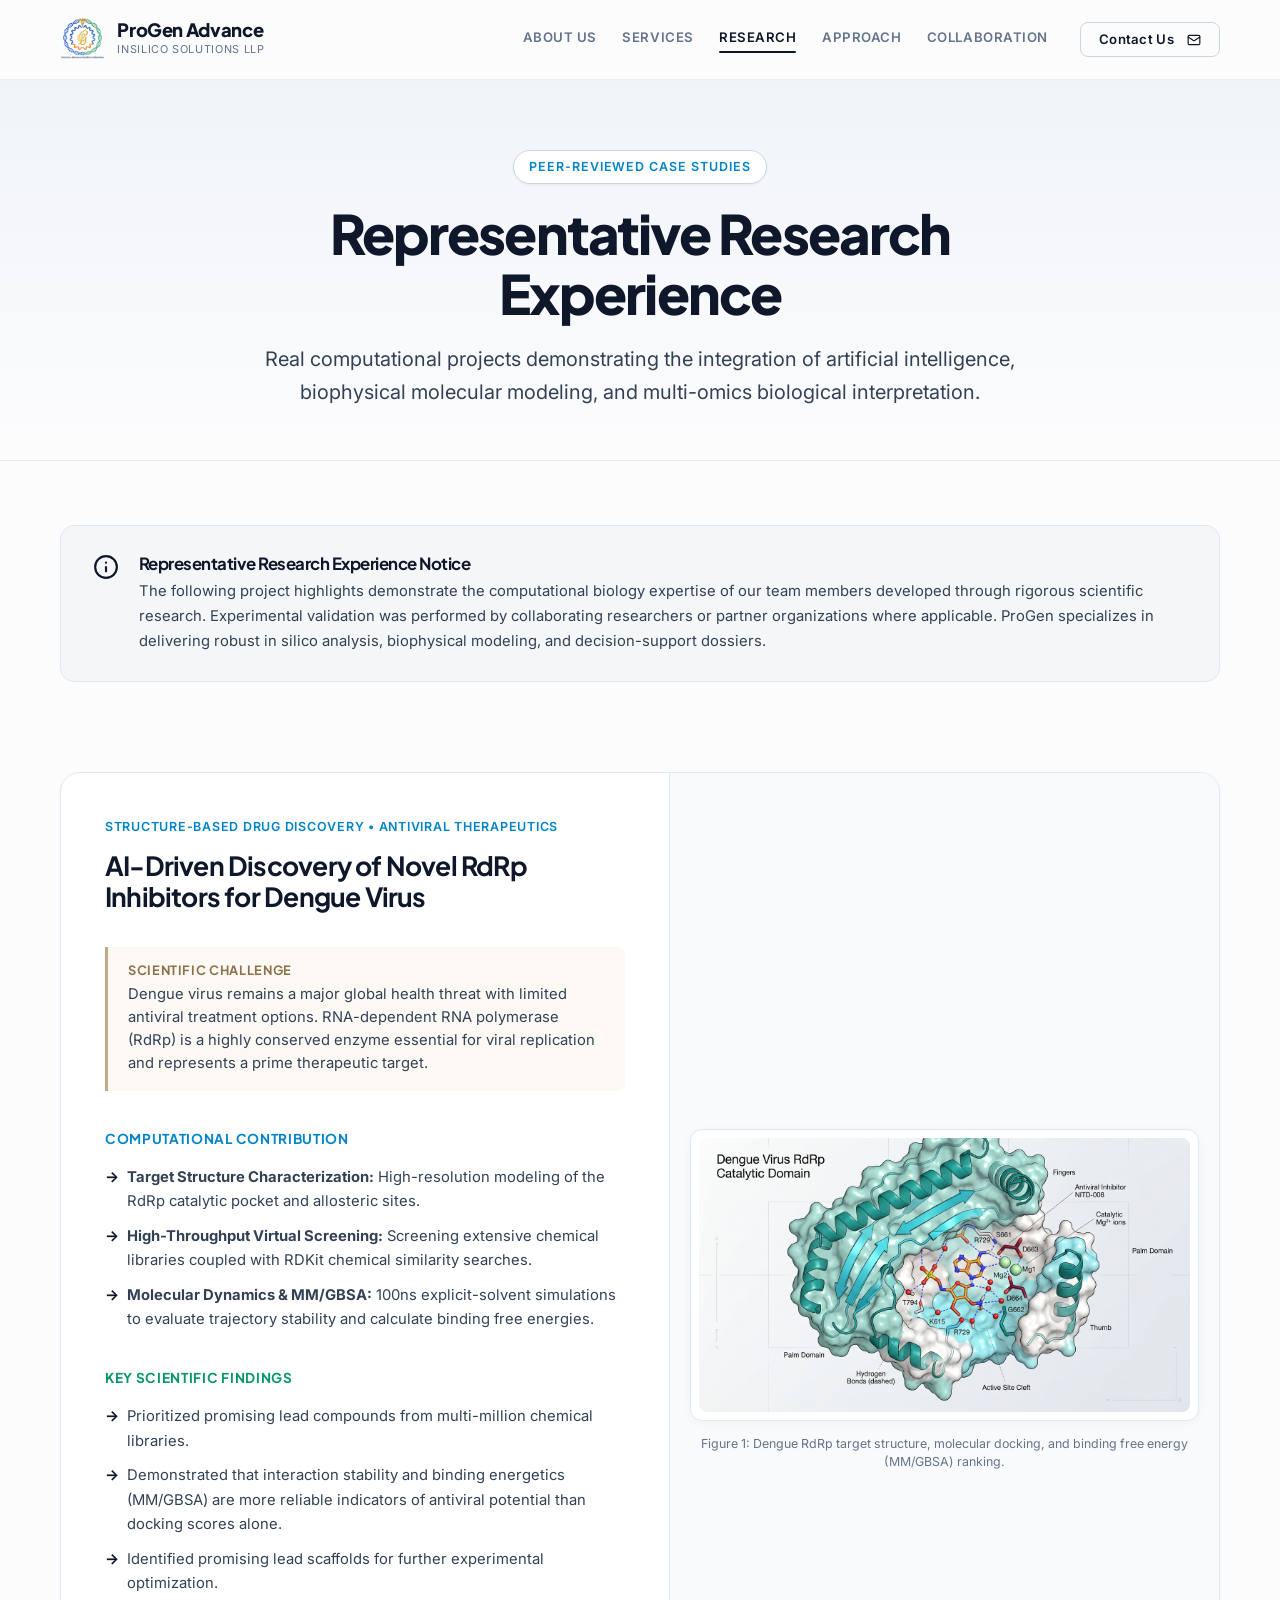
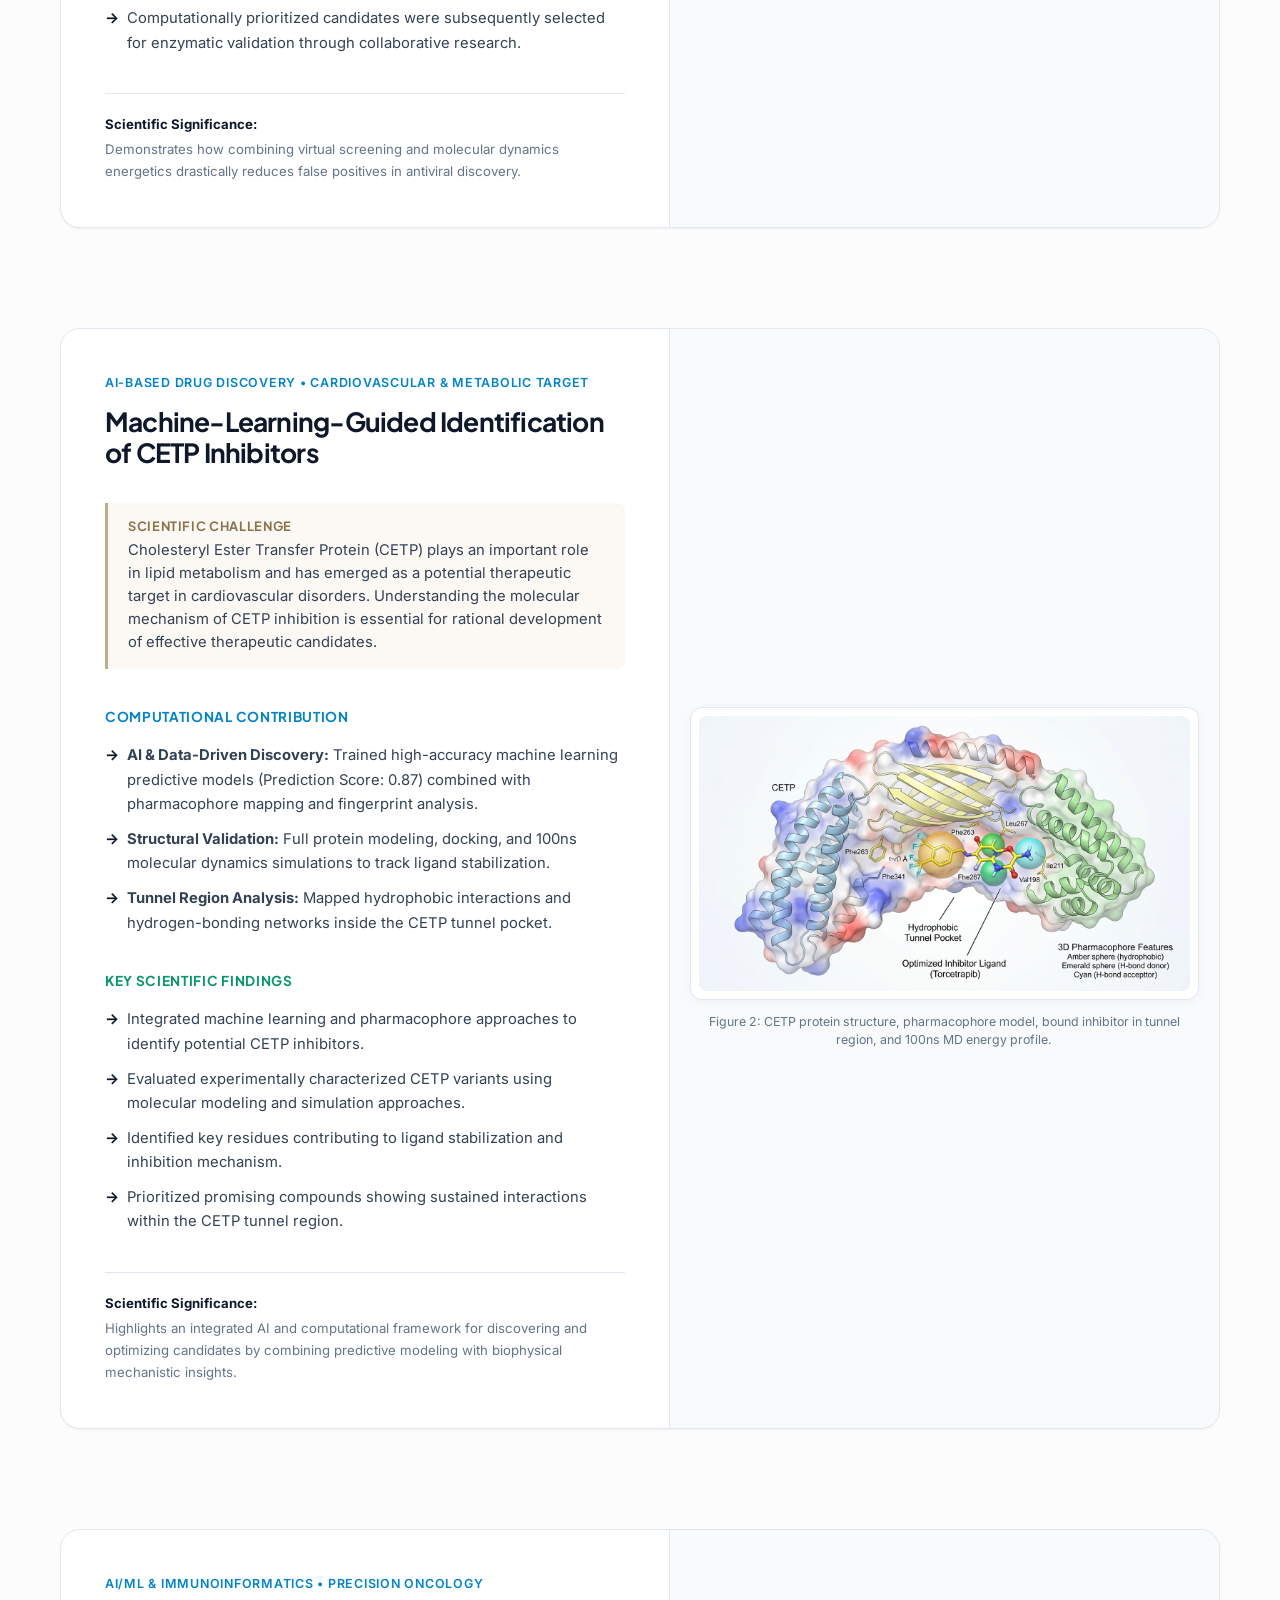
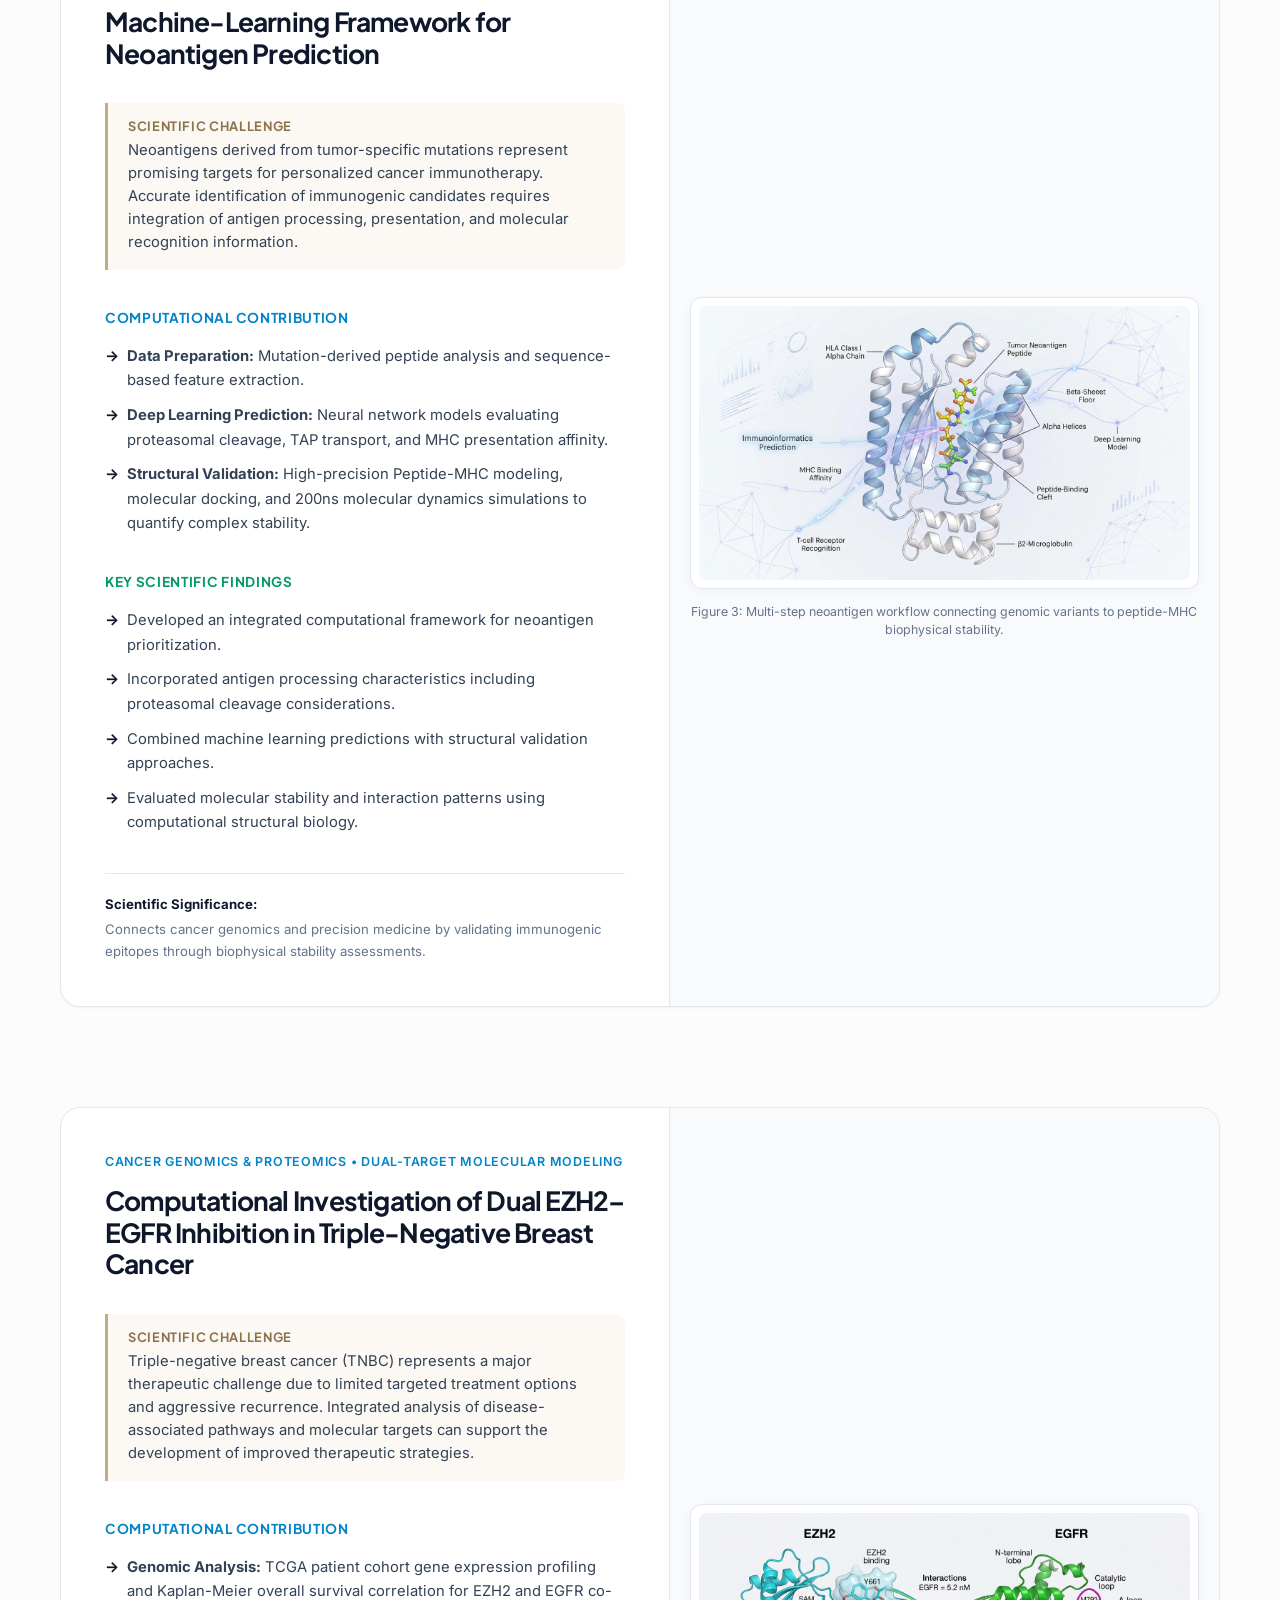
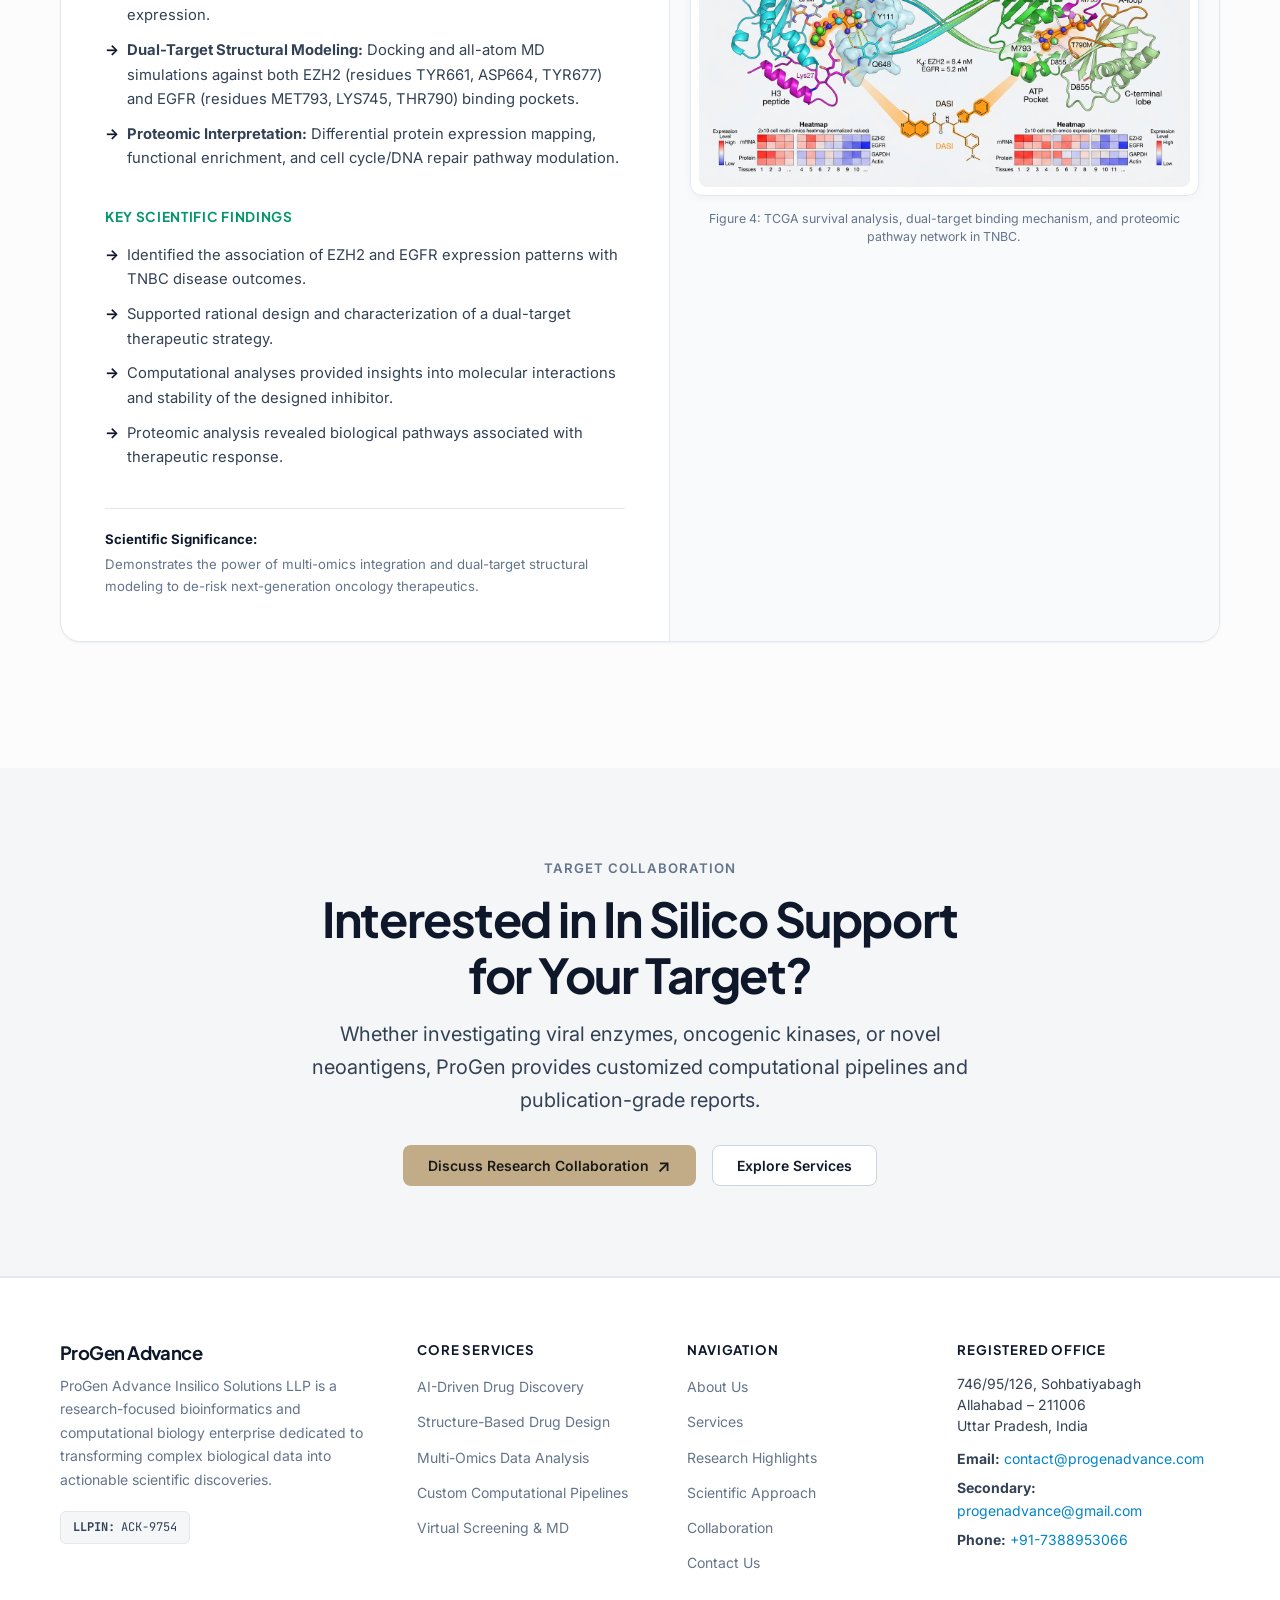
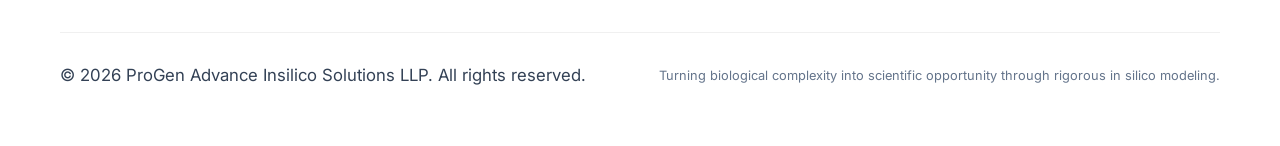
<file: research.html>
<!DOCTYPE html>
<html lang="en">
<head>
  <meta charset="UTF-8">
  <meta name="viewport" content="width=device-width, initial-scale=1.0">
  <title>Representative Research Experience | ProGen Advance Insilico Solutions LLP</title>
  <meta name="description" content="Explore representative in silico research highlights: Dengue virus RdRp inhibitors, CETP cardiovascular models, cancer neoantigen prediction, and dual EZH2-EGFR breast cancer inhibition.">
  <meta name="author" content="ProGen Advance Insilico Solutions LLP">

  <!-- Open Graph -->
  <meta property="og:type" content="website">
  <meta property="og:title" content="Representative Research Experience | ProGen Advance Insilico Solutions">
  <meta property="og:description" content="Real computational projects demonstrating the integration of AI, molecular dynamics, and multi-omics analysis.">
  <meta property="og:url" content="https://progenadvance.com/research.html">

  <!-- Favicons -->
  <link rel="icon" type="image/png" href="assets/images/logo-nav.png">
  <link rel="apple-touch-icon" href="assets/images/logo-nav.png">
  <link rel="manifest" href="site.webmanifest">

  <!-- Stylesheet -->
  <link rel="stylesheet" href="assets/css/style.css">
</head>
<body>
  <a href="#main-content" class="skip-to-content">Skip to main content</a>

  <!-- Header -->
  <header class="site-header" role="banner">
    <div class="container nav-container">
      <a href="index.html" class="brand-link" aria-label="ProGen Advance Insilico Solutions Home">
        <img src="assets/images/logo-nav.png" alt="ProGen Advance Insilico Solutions Logo" class="brand-logo-img" width="52" height="52">
        <div class="brand-text-block">
          <span class="brand-title">ProGen Advance</span>
          <span class="brand-subtitle">Insilico Solutions LLP</span>
        </div>
      </a>

      <button class="mobile-nav-toggle" aria-label="Toggle navigation menu" aria-expanded="false" aria-controls="primary-nav">
        <svg viewBox="0 0 24 24" fill="none" stroke="currentColor" stroke-width="2" stroke-linecap="round" stroke-linejoin="round" aria-hidden="true">
          <line x1="3" y1="12" x2="21" y2="12"></line>
          <line x1="3" y1="6" x2="21" y2="6"></line>
          <line x1="3" y1="18" x2="21" y2="18"></line>
        </svg>
      </button>

      <nav id="primary-nav" class="main-nav" role="navigation" aria-label="Main Navigation">
        <ul class="nav-list">
          <li><a href="about.html" class="nav-link">About Us</a></li>
          <li><a href="services.html" class="nav-link">Services</a></li>
          <li><a href="research.html" class="nav-link active" aria-current="page">Research</a></li>
          <li><a href="approach.html" class="nav-link">Approach</a></li>
          <li><a href="collaboration.html" class="nav-link">Collaboration</a></li>
        </ul>
        <div class="nav-action">
          <a href="contact.html" class="btn btn-nav-contact">
            <span>Contact Us</span>
            <svg width="14" height="14" viewBox="0 0 24 24" fill="none" stroke="currentColor" stroke-width="2" stroke-linecap="round" stroke-linejoin="round" style="margin-left: 4px;" aria-hidden="true">
              <rect width="20" height="16" x="2" y="4" rx="2"></rect>
              <path d="m22 7-8.97 5.7a1.94 1.94 0 0 1-2.06 0L2 7"></path>
            </svg>
          </a>
        </div>
      </nav>
    </div>
  </header>

  <main id="main-content">
    <!-- Page Hero Banner -->
    <section class="page-hero">
      <div class="container">
        <span class="page-hero-badge">Peer-Reviewed Case Studies</span>
        <h1 class="page-hero-title">Representative Research Experience</h1>
        <p class="page-hero-lead">
          Real computational projects demonstrating the integration of artificial intelligence, biophysical molecular modeling, and multi-omics biological interpretation.
        </p>
      </div>
    </section>

    <!-- Scientific Notice -->
    <section class="section-tight" style="background-color: var(--color-bg-base); padding-bottom: 0;">
      <div class="container">
        <div class="scientific-notice" style="margin-top: 0;">
          <svg class="notice-icon" viewBox="0 0 24 24" fill="none" stroke="currentColor" stroke-width="2" stroke-linecap="round" stroke-linejoin="round" aria-hidden="true">
            <circle cx="12" cy="12" r="10"></circle>
            <line x1="12" y1="16" x2="12" y2="12"></line>
            <line x1="12" y1="8" x2="12.01" y2="8"></line>
          </svg>
          <div class="notice-text">
            <h4>Representative Research Experience Notice</h4>
            <p>
              The following project highlights demonstrate the computational biology expertise of our team members developed through rigorous scientific research. Experimental validation was performed by collaborating researchers or partner organizations where applicable. ProGen specializes in delivering robust in silico analysis, biophysical modeling, and decision-support dossiers.
            </p>
          </div>
        </div>
      </div>
    </section>

    <!-- Research Case Studies List -->
    <section class="section" aria-label="Research Demonstrations">
      <div class="container">
        <div class="research-grid">

          <!-- Case 1: Dengue Virus RdRp -->
          <article id="dengue-rdrp" class="editorial-research-card">
            <div class="editorial-research-body">
              <div class="research-category-tag">Structure-Based Drug Discovery • Antiviral Therapeutics</div>
              <h2 style="font-size: 1.65rem; margin-bottom: 0.85rem; line-height: 1.2;">
                AI-Driven Discovery of Novel RdRp Inhibitors for Dengue Virus
              </h2>
              
              <div class="challenge-callout">
                <h4>Scientific Challenge</h4>
                <p>
                  Dengue virus remains a major global health threat with limited antiviral treatment options. RNA-dependent RNA polymerase (RdRp) is a highly conserved enzyme essential for viral replication and represents a prime therapeutic target.
                </p>
              </div>

              <div style="margin: 1.25rem 0;">
                <h4 style="font-size: 0.85rem; text-transform: uppercase; letter-spacing: 0.05em; color: var(--color-brand-cyan); margin-bottom: 0.5rem;">
                  Computational Contribution
                </h4>
                <ul class="findings-list">
                  <li><strong>Target Structure Characterization:</strong> High-resolution modeling of the RdRp catalytic pocket and allosteric sites.</li>
                  <li><strong>High-Throughput Virtual Screening:</strong> Screening extensive chemical libraries coupled with RDKit chemical similarity searches.</li>
                  <li><strong>Molecular Dynamics &amp; MM/GBSA:</strong> 100ns explicit-solvent simulations to evaluate trajectory stability and calculate binding free energies.</li>
                </ul>
              </div>

              <div style="margin-bottom: 1.25rem;">
                <h4 style="font-size: 0.85rem; text-transform: uppercase; letter-spacing: 0.05em; color: var(--color-brand-emerald); margin-bottom: 0.5rem;">
                  Key Scientific Findings
                </h4>
                <ul class="findings-list">
                  <li>Prioritized promising lead compounds from multi-million chemical libraries.</li>
                  <li>Demonstrated that interaction stability and binding energetics (MM/GBSA) are more reliable indicators of antiviral potential than docking scores alone.</li>
                  <li>Identified promising lead scaffolds for further experimental optimization.</li>
                  <li>Computationally prioritized candidates were subsequently selected for enzymatic validation through collaborative research.</li>
                </ul>
              </div>

              <div class="impact-badge-strip">
                <div>
                  <strong style="color: var(--color-text-primary); display: block; margin-bottom: 0.2rem;">Scientific Significance:</strong>
                  <span>Demonstrates how combining virtual screening and molecular dynamics energetics drastically reduces false positives in antiviral discovery.</span>
                </div>
              </div>
            </div>

            <div class="editorial-research-figure">
              <figure style="margin: 0; text-align: center; width: 100%;">
                <div class="editorial-figure-frame">
                  <img src="assets/images/figure-dengue-rdrp-mechanism.jpg" alt="Dengue Virus RdRp catalytic site, bound inhibitor ligand, and binding free energy ranking" class="editorial-figure-img" width="800" height="500" loading="lazy">
                </div>
                <figcaption class="research-figcaption">
                  Figure 1: Dengue RdRp target structure, molecular docking, and binding free energy (MM/GBSA) ranking.
                </figcaption>
              </figure>
            </div>
          </article>

          <!-- Case 2: CETP Inhibitors -->
          <article id="cetp-inhibitors" class="editorial-research-card">
            <div class="editorial-research-body">
              <div class="research-category-tag">AI-Based Drug Discovery • Cardiovascular &amp; Metabolic Target</div>
              <h2 style="font-size: 1.65rem; margin-bottom: 0.85rem; line-height: 1.2;">
                Machine-Learning-Guided Identification of CETP Inhibitors
              </h2>
              
              <div class="challenge-callout">
                <h4>Scientific Challenge</h4>
                <p>
                  Cholesteryl Ester Transfer Protein (CETP) plays an important role in lipid metabolism and has emerged as a potential therapeutic target in cardiovascular disorders. Understanding the molecular mechanism of CETP inhibition is essential for rational development of effective therapeutic candidates.
                </p>
              </div>

              <div style="margin: 1.25rem 0;">
                <h4 style="font-size: 0.85rem; text-transform: uppercase; letter-spacing: 0.05em; color: var(--color-brand-cyan); margin-bottom: 0.5rem;">
                  Computational Contribution
                </h4>
                <ul class="findings-list">
                  <li><strong>AI &amp; Data-Driven Discovery:</strong> Trained high-accuracy machine learning predictive models (Prediction Score: 0.87) combined with pharmacophore mapping and fingerprint analysis.</li>
                  <li><strong>Structural Validation:</strong> Full protein modeling, docking, and 100ns molecular dynamics simulations to track ligand stabilization.</li>
                  <li><strong>Tunnel Region Analysis:</strong> Mapped hydrophobic interactions and hydrogen-bonding networks inside the CETP tunnel pocket.</li>
                </ul>
              </div>

              <div style="margin-bottom: 1.25rem;">
                <h4 style="font-size: 0.85rem; text-transform: uppercase; letter-spacing: 0.05em; color: var(--color-brand-emerald); margin-bottom: 0.5rem;">
                  Key Scientific Findings
                </h4>
                <ul class="findings-list">
                  <li>Integrated machine learning and pharmacophore approaches to identify potential CETP inhibitors.</li>
                  <li>Evaluated experimentally characterized CETP variants using molecular modeling and simulation approaches.</li>
                  <li>Identified key residues contributing to ligand stabilization and inhibition mechanism.</li>
                  <li>Prioritized promising compounds showing sustained interactions within the CETP tunnel region.</li>
                </ul>
              </div>

              <div class="impact-badge-strip">
                <div>
                  <strong style="color: var(--color-text-primary); display: block; margin-bottom: 0.2rem;">Scientific Significance:</strong>
                  <span>Highlights an integrated AI and computational framework for discovering and optimizing candidates by combining predictive modeling with biophysical mechanistic insights.</span>
                </div>
              </div>
            </div>

            <div class="editorial-research-figure">
              <figure style="margin: 0; text-align: center; width: 100%;">
                <div class="editorial-figure-frame">
                  <img src="assets/images/figure-cetp-pharmacophore-md.jpg" alt="CETP pharmacophore model, tunnel binding site, and 100ns MD trajectory" class="editorial-figure-img" width="800" height="500" loading="lazy">
                </div>
                <figcaption class="research-figcaption">
                  Figure 2: CETP protein structure, pharmacophore model, bound inhibitor in tunnel region, and 100ns MD energy profile.
                </figcaption>
              </figure>
            </div>
          </article>

          <!-- Case 3: Neoantigen Prediction Framework -->
          <article id="neoantigen-prediction" class="editorial-research-card">
            <div class="editorial-research-body">
              <div class="research-category-tag">AI/ML &amp; Immunoinformatics • Precision Oncology</div>
              <h2 style="font-size: 1.65rem; margin-bottom: 0.85rem; line-height: 1.2;">
                Machine-Learning Framework for Neoantigen Prediction
              </h2>
              
              <div class="challenge-callout">
                <h4>Scientific Challenge</h4>
                <p>
                  Neoantigens derived from tumor-specific mutations represent promising targets for personalized cancer immunotherapy. Accurate identification of immunogenic candidates requires integration of antigen processing, presentation, and molecular recognition information.
                </p>
              </div>

              <div style="margin: 1.25rem 0;">
                <h4 style="font-size: 0.85rem; text-transform: uppercase; letter-spacing: 0.05em; color: var(--color-brand-cyan); margin-bottom: 0.5rem;">
                  Computational Contribution
                </h4>
                <ul class="findings-list">
                  <li><strong>Data Preparation:</strong> Mutation-derived peptide analysis and sequence-based feature extraction.</li>
                  <li><strong>Deep Learning Prediction:</strong> Neural network models evaluating proteasomal cleavage, TAP transport, and MHC presentation affinity.</li>
                  <li><strong>Structural Validation:</strong> High-precision Peptide-MHC modeling, molecular docking, and 200ns molecular dynamics simulations to quantify complex stability.</li>
                </ul>
              </div>

              <div style="margin-bottom: 1.25rem;">
                <h4 style="font-size: 0.85rem; text-transform: uppercase; letter-spacing: 0.05em; color: var(--color-brand-emerald); margin-bottom: 0.5rem;">
                  Key Scientific Findings
                </h4>
                <ul class="findings-list">
                  <li>Developed an integrated computational framework for neoantigen prioritization.</li>
                  <li>Incorporated antigen processing characteristics including proteasomal cleavage considerations.</li>
                  <li>Combined machine learning predictions with structural validation approaches.</li>
                  <li>Evaluated molecular stability and interaction patterns using computational structural biology.</li>
                </ul>
              </div>

              <div class="impact-badge-strip">
                <div>
                  <strong style="color: var(--color-text-primary); display: block; margin-bottom: 0.2rem;">Scientific Significance:</strong>
                  <span>Connects cancer genomics and precision medicine by validating immunogenic epitopes through biophysical stability assessments.</span>
                </div>
              </div>
            </div>

            <div class="editorial-research-figure">
              <figure style="margin: 0; text-align: center; width: 100%;">
                <div class="editorial-figure-frame">
                  <img src="assets/images/figure-neoantigen-workflow.jpg" alt="AI-driven neoantigen discovery workflow: DNA mutation to deep learning, peptide-MHC complex, and 200ns MD simulation" class="editorial-figure-img" width="800" height="500" loading="lazy">
                </div>
                <figcaption class="research-figcaption">
                  Figure 3: Multi-step neoantigen workflow connecting genomic variants to peptide-MHC biophysical stability.
                </figcaption>
              </figure>
            </div>
          </article>

          <!-- Case 4: Dual EZH2-EGFR Inhibition in TNBC -->
          <article id="ezh2-egfr-tnbc" class="editorial-research-card">
            <div class="editorial-research-body">
              <div class="research-category-tag">Cancer Genomics &amp; Proteomics • Dual-Target Molecular Modeling</div>
              <h2 style="font-size: 1.65rem; margin-bottom: 0.85rem; line-height: 1.2;">
                Computational Investigation of Dual EZH2–EGFR Inhibition in Triple-Negative Breast Cancer
              </h2>
              
              <div class="challenge-callout">
                <h4>Scientific Challenge</h4>
                <p>
                  Triple-negative breast cancer (TNBC) represents a major therapeutic challenge due to limited targeted treatment options and aggressive recurrence. Integrated analysis of disease-associated pathways and molecular targets can support the development of improved therapeutic strategies.
                </p>
              </div>

              <div style="margin: 1.25rem 0;">
                <h4 style="font-size: 0.85rem; text-transform: uppercase; letter-spacing: 0.05em; color: var(--color-brand-cyan); margin-bottom: 0.5rem;">
                  Computational Contribution
                </h4>
                <ul class="findings-list">
                  <li><strong>Genomic Analysis:</strong> TCGA patient cohort gene expression profiling and Kaplan-Meier overall survival correlation for EZH2 and EGFR co-expression.</li>
                  <li><strong>Dual-Target Structural Modeling:</strong> Docking and all-atom MD simulations against both EZH2 (residues TYR661, ASP664, TYR677) and EGFR (residues MET793, LYS745, THR790) binding pockets.</li>
                  <li><strong>Proteomic Interpretation:</strong> Differential protein expression mapping, functional enrichment, and cell cycle/DNA repair pathway modulation.</li>
                </ul>
              </div>

              <div style="margin-bottom: 1.25rem;">
                <h4 style="font-size: 0.85rem; text-transform: uppercase; letter-spacing: 0.05em; color: var(--color-brand-emerald); margin-bottom: 0.5rem;">
                  Key Scientific Findings
                </h4>
                <ul class="findings-list">
                  <li>Identified the association of EZH2 and EGFR expression patterns with TNBC disease outcomes.</li>
                  <li>Supported rational design and characterization of a dual-target therapeutic strategy.</li>
                  <li>Computational analyses provided insights into molecular interactions and stability of the designed inhibitor.</li>
                  <li>Proteomic analysis revealed biological pathways associated with therapeutic response.</li>
                </ul>
              </div>

              <div class="impact-badge-strip">
                <div>
                  <strong style="color: var(--color-text-primary); display: block; margin-bottom: 0.2rem;">Scientific Significance:</strong>
                  <span>Demonstrates the power of multi-omics integration and dual-target structural modeling to de-risk next-generation oncology therapeutics.</span>
                </div>
              </div>
            </div>

            <div class="editorial-research-figure">
              <figure style="margin: 0; text-align: center; width: 100%;">
                <div class="editorial-figure-frame">
                  <img src="assets/images/figure-ezh2-egfr-dual-target.jpg" alt="TCGA expression heatmap, Kaplan-Meier survival curves, dual target concept, and protein-ligand interactions for EZH2 and EGFR" class="editorial-figure-img" width="800" height="500" loading="lazy">
                </div>
                <figcaption class="research-figcaption">
                  Figure 4: TCGA survival analysis, dual-target binding mechanism, and proteomic pathway network in TNBC.
                </figcaption>
              </figure>
            </div>
          </article>

        </div>
      </div>
    </section>

    <!-- Consultation CTA Strip -->
    <section class="cta-banner-section">
      <div class="container cta-banner-content">
        <span class="section-eyebrow">Target Collaboration</span>
        <h2>Interested in In Silico Support for Your Target?</h2>
        <p class="lead">
          Whether investigating viral enzymes, oncogenic kinases, or novel neoantigens, ProGen provides customized computational pipelines and publication-grade reports.
        </p>
        <div class="cta-banner-actions">
          <a href="contact.html" class="btn btn-sand">
            <span>Discuss Research Collaboration</span>
            <span class="btn-arrow" aria-hidden="true">↗</span>
          </a>
          <a href="services.html" class="btn btn-outline">
            <span>Explore Services</span>
          </a>
        </div>
      </div>
    </section>
  </main>

  <!-- Global Footer -->
  <footer class="site-footer" role="contentinfo">
    <div class="container">
      <div class="footer-top-grid">
        <!-- Col 1: Identity -->
        <div class="footer-brand">
          <h3>ProGen Advance</h3>
          <p>
            ProGen Advance Insilico Solutions LLP is a research-focused bioinformatics and computational biology enterprise dedicated to transforming complex biological data into actionable scientific discoveries.
          </p>
          <div style="margin-top: 1rem;">
            <span class="llpin-chip">
              <strong>LLPIN:</strong> ACK-9754
            </span>
          </div>
        </div>

        <!-- Col 2: Services -->
        <div class="footer-column">
          <h4>Core Services</h4>
          <ul class="footer-links">
            <li><a href="services.html#ai-drug-discovery">AI-Driven Drug Discovery</a></li>
            <li><a href="services.html#structure-based-design">Structure-Based Drug Design</a></li>
            <li><a href="services.html#multi-omics">Multi-Omics Data Analysis</a></li>
            <li><a href="services.html#custom-solutions">Custom Computational Pipelines</a></li>
            <li><a href="services.html#structure-based-design">Virtual Screening &amp; MD</a></li>
          </ul>
        </div>

        <!-- Col 3: Navigation -->
        <div class="footer-column">
          <h4>Navigation</h4>
          <ul class="footer-links">
            <li><a href="about.html">About Us</a></li>
            <li><a href="services.html">Services</a></li>
            <li><a href="research.html">Research Highlights</a></li>
            <li><a href="approach.html">Scientific Approach</a></li>
            <li><a href="collaboration.html">Collaboration</a></li>
            <li><a href="contact.html">Contact Us</a></li>
          </ul>
        </div>

        <!-- Col 4: Registered Office -->
        <div class="footer-column">
          <h4>Registered Office</h4>
          <p style="font-size: 0.875rem; margin-bottom: 0.65rem; line-height: 1.5;">
            746/95/126, Sohbatiyabagh<br>
            Allahabad – 211006<br>
            Uttar Pradesh, India
          </p>
          <p style="font-size: 0.875rem; margin-bottom: 0.35rem;">
            <strong>Email:</strong> <a href="mailto:contact@progenadvance.com">contact@progenadvance.com</a>
          </p>
          <p style="font-size: 0.875rem; margin-bottom: 0.35rem;">
            <strong>Secondary:</strong> <a href="mailto:progenadvance@gmail.com">progenadvance@gmail.com</a>
          </p>
          <p style="font-size: 0.875rem; margin-bottom: 0;">
            <strong>Phone:</strong> <a href="tel:+917388953066">+91-7388953066</a>
          </p>
        </div>
      </div>

      <div class="footer-bottom-bar">
        <p>© 2026 ProGen Advance Insilico Solutions LLP. All rights reserved.</p>
        <p style="font-size: 0.8rem; color: var(--color-text-muted);">
          Turning biological complexity into scientific opportunity through rigorous in silico modeling.
        </p>
      </div>
    </div>
  </footer>

  <script src="assets/js/main.js"></script>
</body>
</html>
</file>
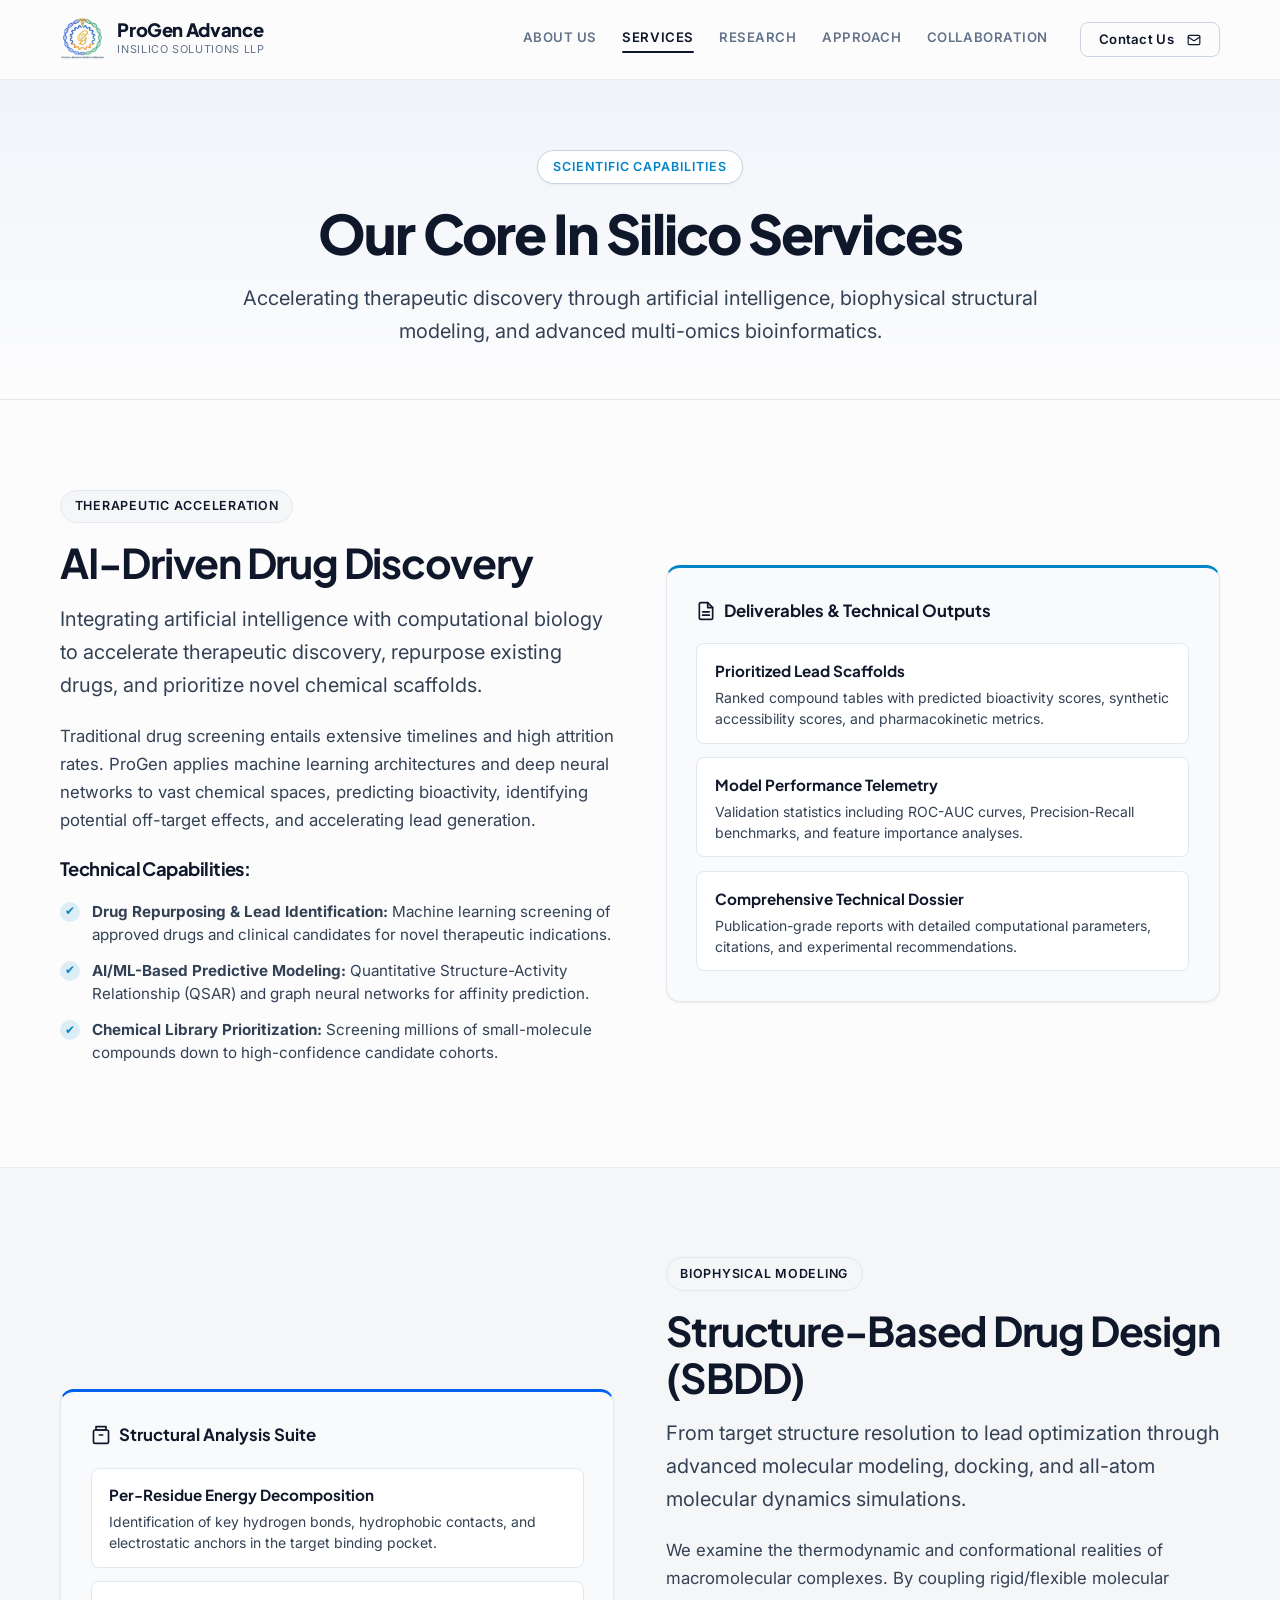
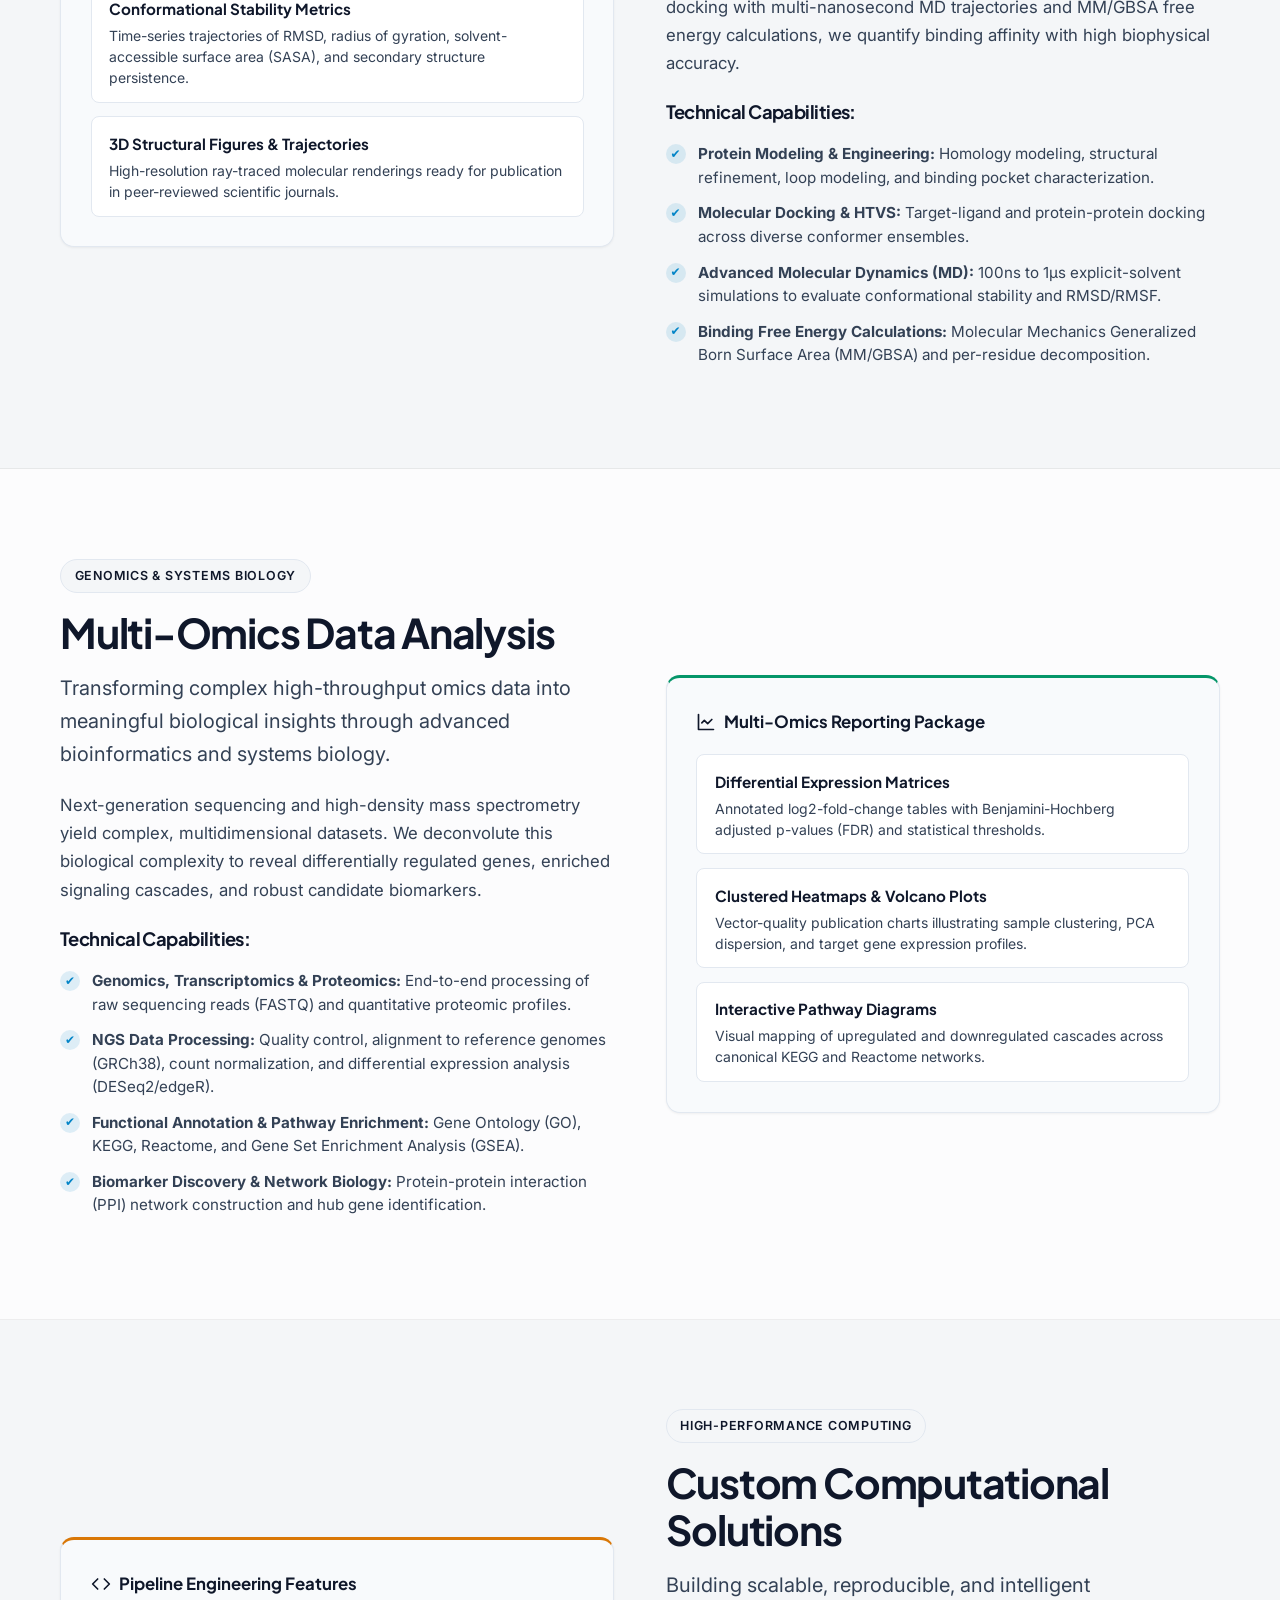
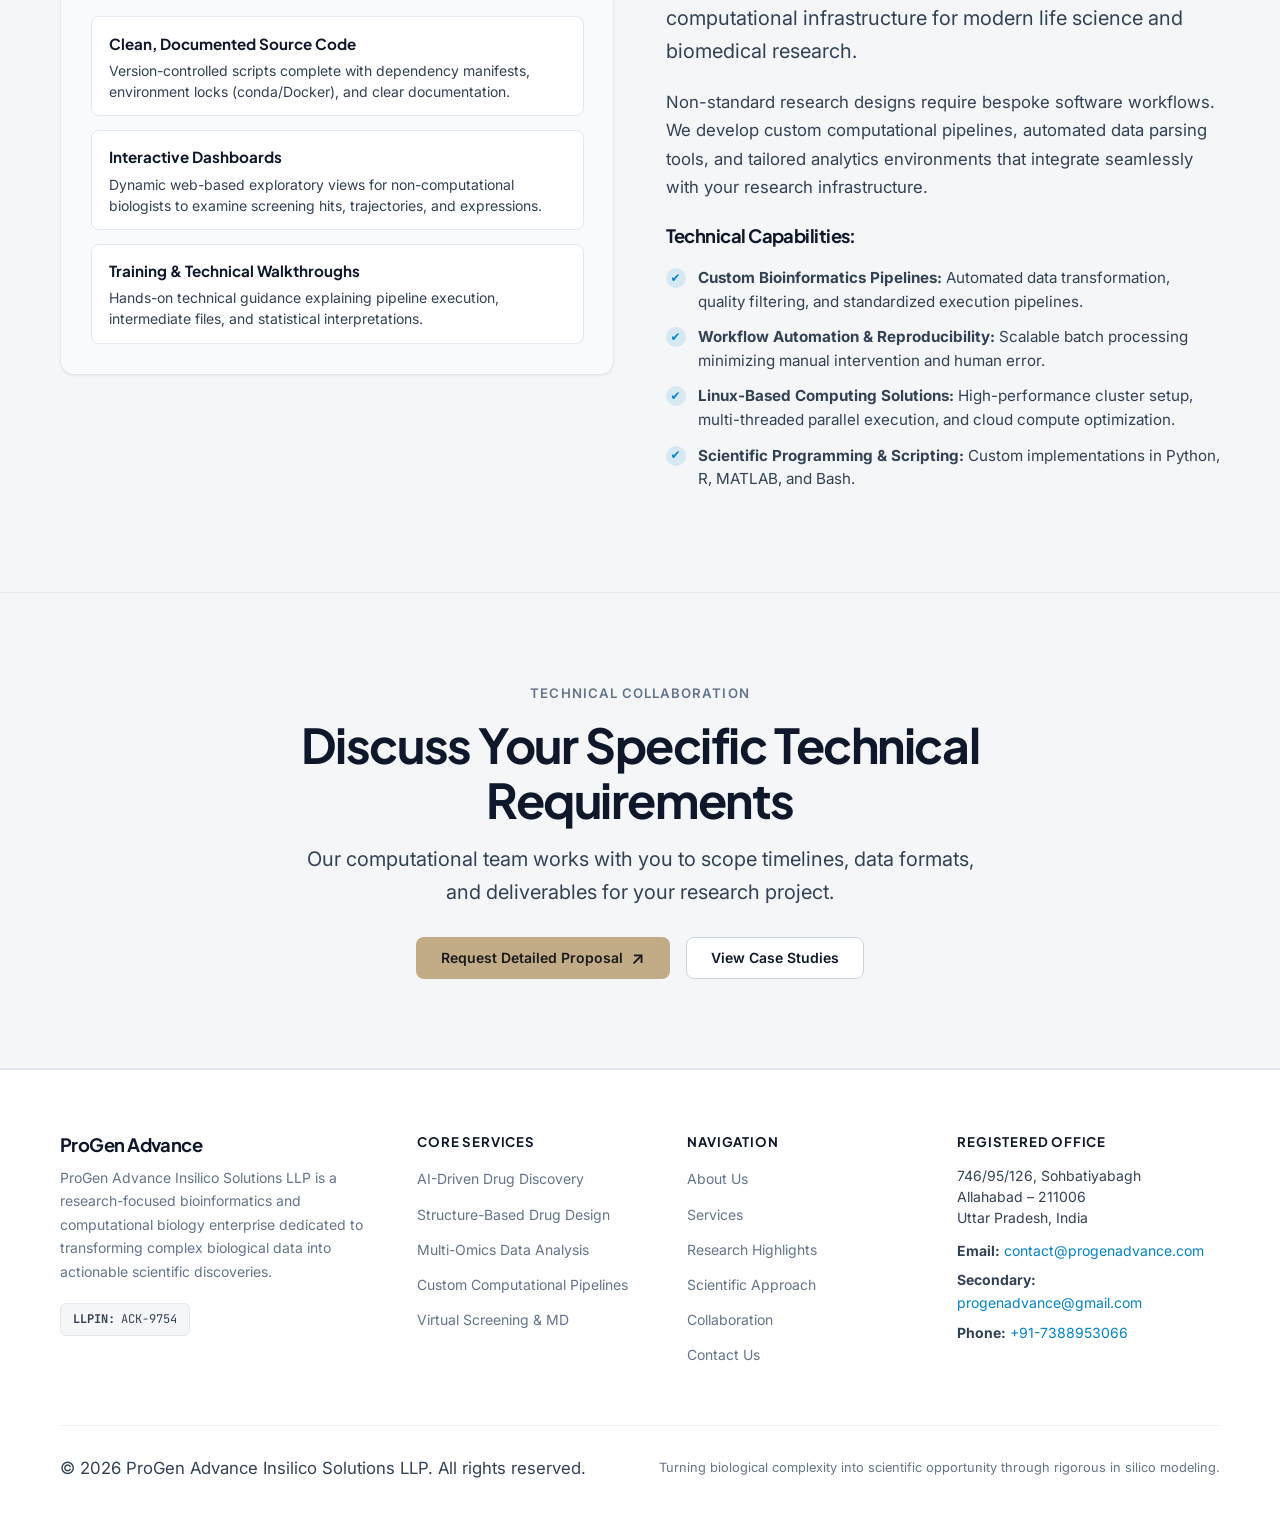
<file: services.html>
<!DOCTYPE html>
<html lang="en">
<head>
  <meta charset="UTF-8">
  <meta name="viewport" content="width=device-width, initial-scale=1.0">
  <title>Core In Silico Services | ProGen Advance Insilico Solutions LLP</title>
  <meta name="description" content="Explore ProGen's in silico services: AI-driven drug discovery, structure-based drug design (docking, 100ns+ MD, MM/GBSA), multi-omics bioinformatics, and custom computational solutions.">
  <meta name="author" content="ProGen Advance Insilico Solutions LLP">

  <!-- Open Graph -->
  <meta property="og:type" content="website">
  <meta property="og:title" content="Our Core In Silico Services | ProGen Advance Insilico Solutions">
  <meta property="og:description" content="Computational biology, AI predictive modeling, structural simulations, and multi-omics pipeline solutions.">
  <meta property="og:url" content="https://progenadvance.com/services.html">

  <!-- Favicons -->
  <link rel="icon" type="image/png" href="assets/images/logo-nav.png">
  <link rel="apple-touch-icon" href="assets/images/logo-nav.png">
  <link rel="manifest" href="site.webmanifest">

  <!-- Stylesheet -->
  <link rel="stylesheet" href="assets/css/style.css">
</head>
<body>
  <a href="#main-content" class="skip-to-content">Skip to main content</a>

  <!-- Header -->
  <header class="site-header" role="banner">
    <div class="container nav-container">
      <a href="index.html" class="brand-link" aria-label="ProGen Advance Insilico Solutions Home">
        <img src="assets/images/logo-nav.png" alt="ProGen Advance Insilico Solutions Logo" class="brand-logo-img" width="52" height="52">
        <div class="brand-text-block">
          <span class="brand-title">ProGen Advance</span>
          <span class="brand-subtitle">Insilico Solutions LLP</span>
        </div>
      </a>

      <button class="mobile-nav-toggle" aria-label="Toggle navigation menu" aria-expanded="false" aria-controls="primary-nav">
        <svg viewBox="0 0 24 24" fill="none" stroke="currentColor" stroke-width="2" stroke-linecap="round" stroke-linejoin="round" aria-hidden="true">
          <line x1="3" y1="12" x2="21" y2="12"></line>
          <line x1="3" y1="6" x2="21" y2="6"></line>
          <line x1="3" y1="18" x2="21" y2="18"></line>
        </svg>
      </button>

      <nav id="primary-nav" class="main-nav" role="navigation" aria-label="Main Navigation">
        <ul class="nav-list">
          <li><a href="about.html" class="nav-link">About Us</a></li>
          <li><a href="services.html" class="nav-link active" aria-current="page">Services</a></li>
          <li><a href="research.html" class="nav-link">Research</a></li>
          <li><a href="approach.html" class="nav-link">Approach</a></li>
          <li><a href="collaboration.html" class="nav-link">Collaboration</a></li>
        </ul>
        <div class="nav-action">
          <a href="contact.html" class="btn btn-nav-contact">
            <span>Contact Us</span>
            <svg width="14" height="14" viewBox="0 0 24 24" fill="none" stroke="currentColor" stroke-width="2" stroke-linecap="round" stroke-linejoin="round" style="margin-left: 4px;" aria-hidden="true">
              <rect width="20" height="16" x="2" y="4" rx="2"></rect>
              <path d="m22 7-8.97 5.7a1.94 1.94 0 0 1-2.06 0L2 7"></path>
            </svg>
          </a>
        </div>
      </nav>
    </div>
  </header>

  <main id="main-content">
    <!-- Page Hero Banner -->
    <section class="page-hero">
      <div class="container">
        <span class="page-hero-badge">Scientific Capabilities</span>
        <h1 class="page-hero-title">Our Core In Silico Services</h1>
        <p class="page-hero-lead">
          Accelerating therapeutic discovery through artificial intelligence, biophysical structural modeling, and advanced multi-omics bioinformatics.
        </p>
      </div>
    </section>

    <!-- Service 1: AI-Driven Drug Discovery -->
    <section id="ai-drug-discovery" class="section" style="background-color: var(--color-bg-base); border-bottom: 1px solid var(--color-border-subtle);" aria-labelledby="s1-heading">
      <div class="container">
        <div class="grid-2" style="align-items: center; gap: clamp(2rem, 4vw, 3.5rem);">
          <div>
            <span class="section-badge">Therapeutic Acceleration</span>
            <h2 id="s1-heading" style="margin-bottom: 1rem;">AI-Driven Drug Discovery</h2>
            <p class="lead">
              Integrating artificial intelligence with computational biology to accelerate therapeutic discovery, repurpose existing drugs, and prioritize novel chemical scaffolds.
            </p>
            <p>
              Traditional drug screening entails extensive timelines and high attrition rates. ProGen applies machine learning architectures and deep neural networks to vast chemical spaces, predicting bioactivity, identifying potential off-target effects, and accelerating lead generation.
            </p>
            
            <div style="margin-top: 1.5rem;">
              <h4 style="margin-bottom: 0.75rem;">Technical Capabilities:</h4>
              <ul class="capabilities-list">
                <li>
                  <span class="capability-check">✔</span>
                  <span><strong>Drug Repurposing &amp; Lead Identification:</strong> Machine learning screening of approved drugs and clinical candidates for novel therapeutic indications.</span>
                </li>
                <li>
                  <span class="capability-check">✔</span>
                  <span><strong>AI/ML-Based Predictive Modeling:</strong> Quantitative Structure-Activity Relationship (QSAR) and graph neural networks for affinity prediction.</span>
                </li>
                <li>
                  <span class="capability-check">✔</span>
                  <span><strong>Chemical Library Prioritization:</strong> Screening millions of small-molecule compounds down to high-confidence candidate cohorts.</span>
                </li>
              </ul>
            </div>
          </div>

          <div>
            <div class="service-deliverables-card">
              <div class="service-deliverables-header">
                <svg width="20" height="20" viewBox="0 0 24 24" fill="none" stroke="currentColor" stroke-width="2" stroke-linecap="round" stroke-linejoin="round" aria-hidden="true">
                  <path d="M14 2H6a2 2 0 0 0-2 2v16a2 2 0 0 0 2 2h12a2 2 0 0 0 2-2V8z"></path>
                  <polyline points="14 2 14 8 20 8"></polyline>
                  <line x1="16" y1="13" x2="8" y2="13"></line>
                  <line x1="16" y1="17" x2="8" y2="17"></line>
                </svg>
                <span>Deliverables &amp; Technical Outputs</span>
              </div>
              <div class="deliverables-stack">
                <div class="deliverable-item">
                  <span class="deliverable-title">Prioritized Lead Scaffolds</span>
                  <span class="deliverable-desc">Ranked compound tables with predicted bioactivity scores, synthetic accessibility scores, and pharmacokinetic metrics.</span>
                </div>
                <div class="deliverable-item">
                  <span class="deliverable-title">Model Performance Telemetry</span>
                  <span class="deliverable-desc">Validation statistics including ROC-AUC curves, Precision-Recall benchmarks, and feature importance analyses.</span>
                </div>
                <div class="deliverable-item">
                  <span class="deliverable-title">Comprehensive Technical Dossier</span>
                  <span class="deliverable-desc">Publication-grade reports with detailed computational parameters, citations, and experimental recommendations.</span>
                </div>
              </div>
            </div>
          </div>
        </div>
      </div>
    </section>

    <!-- Service 2: Structure-Based Drug Design -->
    <section id="structure-based-design" class="section" style="background-color: var(--color-bg-subtle); border-bottom: 1px solid var(--color-border-subtle);" aria-labelledby="s2-heading">
      <div class="container">
        <div class="grid-2" style="align-items: center; gap: clamp(2rem, 4vw, 3.5rem);">
          <div style="order: 2;">
            <span class="section-badge">Biophysical Modeling</span>
            <h2 id="s2-heading" style="margin-bottom: 1rem;">Structure-Based Drug Design (SBDD)</h2>
            <p class="lead">
              From target structure resolution to lead optimization through advanced molecular modeling, docking, and all-atom molecular dynamics simulations.
            </p>
            <p>
              We examine the thermodynamic and conformational realities of macromolecular complexes. By coupling rigid/flexible molecular docking with multi-nanosecond MD trajectories and MM/GBSA free energy calculations, we quantify binding affinity with high biophysical accuracy.
            </p>
            
            <div style="margin-top: 1.5rem;">
              <h4 style="margin-bottom: 0.75rem;">Technical Capabilities:</h4>
              <ul class="capabilities-list">
                <li>
                  <span class="capability-check">✔</span>
                  <span><strong>Protein Modeling &amp; Engineering:</strong> Homology modeling, structural refinement, loop modeling, and binding pocket characterization.</span>
                </li>
                <li>
                  <span class="capability-check">✔</span>
                  <span><strong>Molecular Docking &amp; HTVS:</strong> Target-ligand and protein-protein docking across diverse conformer ensembles.</span>
                </li>
                <li>
                  <span class="capability-check">✔</span>
                  <span><strong>Advanced Molecular Dynamics (MD):</strong> 100ns to 1μs explicit-solvent simulations to evaluate conformational stability and RMSD/RMSF.</span>
                </li>
                <li>
                  <span class="capability-check">✔</span>
                  <span><strong>Binding Free Energy Calculations:</strong> Molecular Mechanics Generalized Born Surface Area (MM/GBSA) and per-residue decomposition.</span>
                </li>
              </ul>
            </div>
          </div>

          <div style="order: 1;">
            <div class="service-deliverables-card" style="border-top-color: var(--color-brand-blue);">
              <div class="service-deliverables-header">
                <svg width="20" height="20" viewBox="0 0 24 24" fill="none" stroke="currentColor" stroke-width="2" stroke-linecap="round" stroke-linejoin="round" aria-hidden="true">
                  <polygon points="6 2 18 2 18 6 6 6 6 2"></polygon>
                  <rect x="3" y="6" width="18" height="16" rx="2"></rect>
                  <line x1="10" y1="12" x2="14" y2="12"></line>
                </svg>
                <span>Structural Analysis Suite</span>
              </div>
              <div class="deliverables-stack">
                <div class="deliverable-item">
                  <span class="deliverable-title">Per-Residue Energy Decomposition</span>
                  <span class="deliverable-desc">Identification of key hydrogen bonds, hydrophobic contacts, and electrostatic anchors in the target binding pocket.</span>
                </div>
                <div class="deliverable-item">
                  <span class="deliverable-title">Conformational Stability Metrics</span>
                  <span class="deliverable-desc">Time-series trajectories of RMSD, radius of gyration, solvent-accessible surface area (SASA), and secondary structure persistence.</span>
                </div>
                <div class="deliverable-item">
                  <span class="deliverable-title">3D Structural Figures &amp; Trajectories</span>
                  <span class="deliverable-desc">High-resolution ray-traced molecular renderings ready for publication in peer-reviewed scientific journals.</span>
                </div>
              </div>
            </div>
          </div>
        </div>
      </div>
    </section>

    <!-- Service 3: Multi-Omics Data Analysis -->
    <section id="multi-omics" class="section" style="background-color: var(--color-bg-base); border-bottom: 1px solid var(--color-border-subtle);" aria-labelledby="s3-heading">
      <div class="container">
        <div class="grid-2" style="align-items: center; gap: clamp(2rem, 4vw, 3.5rem);">
          <div>
            <span class="section-badge">Genomics &amp; Systems Biology</span>
            <h2 id="s3-heading" style="margin-bottom: 1rem;">Multi-Omics Data Analysis</h2>
            <p class="lead">
              Transforming complex high-throughput omics data into meaningful biological insights through advanced bioinformatics and systems biology.
            </p>
            <p>
              Next-generation sequencing and high-density mass spectrometry yield complex, multidimensional datasets. We deconvolute this biological complexity to reveal differentially regulated genes, enriched signaling cascades, and robust candidate biomarkers.
            </p>
            
            <div style="margin-top: 1.5rem;">
              <h4 style="margin-bottom: 0.75rem;">Technical Capabilities:</h4>
              <ul class="capabilities-list">
                <li>
                  <span class="capability-check">✔</span>
                  <span><strong>Genomics, Transcriptomics &amp; Proteomics:</strong> End-to-end processing of raw sequencing reads (FASTQ) and quantitative proteomic profiles.</span>
                </li>
                <li>
                  <span class="capability-check">✔</span>
                  <span><strong>NGS Data Processing:</strong> Quality control, alignment to reference genomes (GRCh38), count normalization, and differential expression analysis (DESeq2/edgeR).</span>
                </li>
                <li>
                  <span class="capability-check">✔</span>
                  <span><strong>Functional Annotation &amp; Pathway Enrichment:</strong> Gene Ontology (GO), KEGG, Reactome, and Gene Set Enrichment Analysis (GSEA).</span>
                </li>
                <li>
                  <span class="capability-check">✔</span>
                  <span><strong>Biomarker Discovery &amp; Network Biology:</strong> Protein-protein interaction (PPI) network construction and hub gene identification.</span>
                </li>
              </ul>
            </div>
          </div>

          <div>
            <div class="service-deliverables-card" style="border-top-color: var(--color-brand-emerald);">
              <div class="service-deliverables-header">
                <svg width="20" height="20" viewBox="0 0 24 24" fill="none" stroke="currentColor" stroke-width="2" stroke-linecap="round" stroke-linejoin="round" aria-hidden="true">
                  <path d="M3 3v18h18"></path>
                  <path d="m19 9-5 5-4-4-3 3"></path>
                </svg>
                <span>Multi-Omics Reporting Package</span>
              </div>
              <div class="deliverables-stack">
                <div class="deliverable-item">
                  <span class="deliverable-title">Differential Expression Matrices</span>
                  <span class="deliverable-desc">Annotated log2-fold-change tables with Benjamini-Hochberg adjusted p-values (FDR) and statistical thresholds.</span>
                </div>
                <div class="deliverable-item">
                  <span class="deliverable-title">Clustered Heatmaps &amp; Volcano Plots</span>
                  <span class="deliverable-desc">Vector-quality publication charts illustrating sample clustering, PCA dispersion, and target gene expression profiles.</span>
                </div>
                <div class="deliverable-item">
                  <span class="deliverable-title">Interactive Pathway Diagrams</span>
                  <span class="deliverable-desc">Visual mapping of upregulated and downregulated cascades across canonical KEGG and Reactome networks.</span>
                </div>
              </div>
            </div>
          </div>
        </div>
      </div>
    </section>

    <!-- Service 4: Custom Computational Solutions -->
    <section id="custom-solutions" class="section" style="background-color: var(--color-bg-subtle); border-bottom: 1px solid var(--color-border-subtle);" aria-labelledby="s4-heading">
      <div class="container">
        <div class="grid-2" style="align-items: center; gap: clamp(2rem, 4vw, 3.5rem);">
          <div style="order: 2;">
            <span class="section-badge">High-Performance Computing</span>
            <h2 id="s4-heading" style="margin-bottom: 1rem;">Custom Computational Solutions</h2>
            <p class="lead">
              Building scalable, reproducible, and intelligent computational infrastructure for modern life science and biomedical research.
            </p>
            <p>
              Non-standard research designs require bespoke software workflows. We develop custom computational pipelines, automated data parsing tools, and tailored analytics environments that integrate seamlessly with your research infrastructure.
            </p>
            
            <div style="margin-top: 1.5rem;">
              <h4 style="margin-bottom: 0.75rem;">Technical Capabilities:</h4>
              <ul class="capabilities-list">
                <li>
                  <span class="capability-check">✔</span>
                  <span><strong>Custom Bioinformatics Pipelines:</strong> Automated data transformation, quality filtering, and standardized execution pipelines.</span>
                </li>
                <li>
                  <span class="capability-check">✔</span>
                  <span><strong>Workflow Automation &amp; Reproducibility:</strong> Scalable batch processing minimizing manual intervention and human error.</span>
                </li>
                <li>
                  <span class="capability-check">✔</span>
                  <span><strong>Linux-Based Computing Solutions:</strong> High-performance cluster setup, multi-threaded parallel execution, and cloud compute optimization.</span>
                </li>
                <li>
                  <span class="capability-check">✔</span>
                  <span><strong>Scientific Programming &amp; Scripting:</strong> Custom implementations in Python, R, MATLAB, and Bash.</span>
                </li>
              </ul>
            </div>
          </div>

          <div style="order: 1;">
            <div class="service-deliverables-card" style="border-top-color: var(--color-brand-gold);">
              <div class="service-deliverables-header">
                <svg width="20" height="20" viewBox="0 0 24 24" fill="none" stroke="currentColor" stroke-width="2" stroke-linecap="round" stroke-linejoin="round" aria-hidden="true">
                  <polyline points="16 18 22 12 16 6"></polyline>
                  <polyline points="8 6 2 12 8 18"></polyline>
                </svg>
                <span>Pipeline Engineering Features</span>
              </div>
              <div class="deliverables-stack">
                <div class="deliverable-item">
                  <span class="deliverable-title">Clean, Documented Source Code</span>
                  <span class="deliverable-desc">Version-controlled scripts complete with dependency manifests, environment locks (conda/Docker), and clear documentation.</span>
                </div>
                <div class="deliverable-item">
                  <span class="deliverable-title">Interactive Dashboards</span>
                  <span class="deliverable-desc">Dynamic web-based exploratory views for non-computational biologists to examine screening hits, trajectories, and expressions.</span>
                </div>
                <div class="deliverable-item">
                  <span class="deliverable-title">Training &amp; Technical Walkthroughs</span>
                  <span class="deliverable-desc">Hands-on technical guidance explaining pipeline execution, intermediate files, and statistical interpretations.</span>
                </div>
              </div>
            </div>
          </div>
        </div>
      </div>
    </section>

    <!-- Consultation CTA -->
    <section class="cta-banner-section">
      <div class="container cta-banner-content">
        <span class="section-eyebrow">Technical Collaboration</span>
        <h2>Discuss Your Specific Technical Requirements</h2>
        <p class="lead">
          Our computational team works with you to scope timelines, data formats, and deliverables for your research project.
        </p>
        <div class="cta-banner-actions">
          <a href="contact.html" class="btn btn-sand">
            <span>Request Detailed Proposal</span>
            <span class="btn-arrow" aria-hidden="true">↗</span>
          </a>
          <a href="research.html" class="btn btn-outline">
            <span>View Case Studies</span>
          </a>
        </div>
      </div>
    </section>
  </main>

  <!-- Global Footer -->
  <footer class="site-footer" role="contentinfo">
    <div class="container">
      <div class="footer-top-grid">
        <!-- Col 1: Identity -->
        <div class="footer-brand">
          <h3>ProGen Advance</h3>
          <p>
            ProGen Advance Insilico Solutions LLP is a research-focused bioinformatics and computational biology enterprise dedicated to transforming complex biological data into actionable scientific discoveries.
          </p>
          <div style="margin-top: 1rem;">
            <span class="llpin-chip">
              <strong>LLPIN:</strong> ACK-9754
            </span>
          </div>
        </div>

        <!-- Col 2: Services -->
        <div class="footer-column">
          <h4>Core Services</h4>
          <ul class="footer-links">
            <li><a href="services.html#ai-drug-discovery">AI-Driven Drug Discovery</a></li>
            <li><a href="services.html#structure-based-design">Structure-Based Drug Design</a></li>
            <li><a href="services.html#multi-omics">Multi-Omics Data Analysis</a></li>
            <li><a href="services.html#custom-solutions">Custom Computational Pipelines</a></li>
            <li><a href="services.html#structure-based-design">Virtual Screening &amp; MD</a></li>
          </ul>
        </div>

        <!-- Col 3: Navigation -->
        <div class="footer-column">
          <h4>Navigation</h4>
          <ul class="footer-links">
            <li><a href="about.html">About Us</a></li>
            <li><a href="services.html">Services</a></li>
            <li><a href="research.html">Research Highlights</a></li>
            <li><a href="approach.html">Scientific Approach</a></li>
            <li><a href="collaboration.html">Collaboration</a></li>
            <li><a href="contact.html">Contact Us</a></li>
          </ul>
        </div>

        <!-- Col 4: Registered Office -->
        <div class="footer-column">
          <h4>Registered Office</h4>
          <p style="font-size: 0.875rem; margin-bottom: 0.65rem; line-height: 1.5;">
            746/95/126, Sohbatiyabagh<br>
            Allahabad – 211006<br>
            Uttar Pradesh, India
          </p>
          <p style="font-size: 0.875rem; margin-bottom: 0.35rem;">
            <strong>Email:</strong> <a href="mailto:contact@progenadvance.com">contact@progenadvance.com</a>
          </p>
          <p style="font-size: 0.875rem; margin-bottom: 0.35rem;">
            <strong>Secondary:</strong> <a href="mailto:progenadvance@gmail.com">progenadvance@gmail.com</a>
          </p>
          <p style="font-size: 0.875rem; margin-bottom: 0;">
            <strong>Phone:</strong> <a href="tel:+917388953066">+91-7388953066</a>
          </p>
        </div>
      </div>

      <div class="footer-bottom-bar">
        <p>© 2026 ProGen Advance Insilico Solutions LLP. All rights reserved.</p>
        <p style="font-size: 0.8rem; color: var(--color-text-muted);">
          Turning biological complexity into scientific opportunity through rigorous in silico modeling.
        </p>
      </div>
    </div>
  </footer>

  <script src="assets/js/main.js"></script>
</body>
</html>
</file>
<file: assets/css/style.css>
/* ==========================================================================
   PROGEN ADVANCE INSILICO SOLUTIONS LLP
   Production Stylesheet — Light-Mode Editorial Scientific Design System
   Vispact Reference-Guided Aesthetics & Flawless Responsive Execution
   ========================================================================== */

@import url('https://fonts.googleapis.com/css2?family=Inter:wght@300;400;500;600;700&family=JetBrains+Mono:wght@400;500;600&family=Plus+Jakarta+Sans:wght@500;600;700;800&display=swap');

/* --- Design Tokens --- */
:root {
  /* Editorial Light Palette */
  --color-bg-base: #fcfcfd;
  --color-bg-surface: #ffffff;
  --color-bg-subtle: #f4f6f8;
  --color-bg-canvas: #edf3f9;
  --color-bg-warm: #fcf9f4;
  
  /* Text & Inks */
  --color-text-primary: #0f172a;
  --color-text-secondary: #334155;
  --color-text-muted: #64748b;
  --color-text-light: #94a3b8;
  
  /* Brand Scientific Accents */
  --color-brand-navy: #003060;
  --color-brand-blue: #0060f0;
  --color-brand-cyan: #0284c7;
  --color-brand-emerald: #059669;
  --color-brand-gold: #d97706;
  
  /* Reference Sand / Taupe Button Accent */
  --color-accent-sand: #c2ab87;
  --color-accent-sand-hover: #b49b74;
  --color-accent-sand-text: #1a1a1a;

  /* Borders & Dividers */
  --color-border-subtle: rgba(0, 0, 0, 0.06);
  --color-border-base: #e2e8f0;
  --color-border-medium: #cbd5e1;
  --color-border-dark: #94a3b8;

  /* Typography */
  --font-display: 'Plus Jakarta Sans', system-ui, -apple-system, sans-serif;
  --font-sans: 'Inter', system-ui, -apple-system, BlinkMacSystemFont, 'Segoe UI', Roboto, sans-serif;
  --font-mono: 'JetBrains Mono', ui-monospace, SFMono-Regular, Menlo, Monaco, Consolas, monospace;

  /* Elevations & Soft Shadows */
  --shadow-sm: 0 1px 3px rgba(0, 0, 0, 0.04), 0 1px 2px rgba(0, 0, 0, 0.02);
  --shadow-md: 0 4px 14px rgba(0, 0, 0, 0.05);
  --shadow-lg: 0 12px 32px rgba(15, 23, 42, 0.07);

  /* Layout & Geometry */
  --max-width: 1240px;
  --max-width-narrow: 860px;
  --header-height: 80px;
  --radius-sm: 8px;
  --radius-md: 14px;
  --radius-lg: 20px;
  --radius-xl: 28px;
  
  /* Transitions */
  --transition-fast: 0.16s cubic-bezier(0.16, 1, 0.3, 1);
  --transition-base: 0.25s cubic-bezier(0.16, 1, 0.3, 1);
  --transition-smooth: 0.4s cubic-bezier(0.16, 1, 0.3, 1);

  /* Legacy & Semantic Color Safety Mappings (Ensures complete readability) */
  --color-white: #ffffff;
  --color-black: #000000;
  --color-slate-50: #f8fafc;
  --color-slate-100: #f1f5f9;
  --color-slate-200: #e2e8f0;
  --color-slate-300: #cbd5e1;
  --color-slate-400: #94a3b8;
  --color-slate-500: #64748b;
  --color-slate-600: #475569;
  --color-slate-700: #334155;
  --color-slate-800: #1e293b;
  --color-slate-900: #0f172a;
  
  --color-cyan-300: #0284c7;
  --color-cyan-400: #0369a1;
  --color-blue-400: #0060f0;
  --color-blue-500: #004ecc;
  --color-emerald-300: #059669;
  --color-emerald-400: #047857;
  --color-gold-300: #b45309;
  --color-gold-400: #d97706;
}

/* --- Base Reset --- */
*, *::before, *::after {
  box-sizing: border-box;
  margin: 0;
  padding: 0;
}

html {
  font-size: 16px;
  scroll-behavior: smooth;
  scroll-padding-top: calc(var(--header-height) + 20px);
  background-color: var(--color-bg-base);
  color: var(--color-text-secondary);
  font-family: var(--font-sans);
  line-height: 1.65;
  -webkit-font-smoothing: antialiased;
  -moz-osx-font-smoothing: grayscale;
}

body {
  min-height: 100vh;
  display: flex;
  flex-direction: column;
  overflow-x: hidden;
  background-color: var(--color-bg-base);
  color: var(--color-text-secondary);
}

/* Accessible Skip Link */
.skip-to-content {
  position: absolute;
  top: -100px;
  left: 20px;
  padding: 10px 18px;
  background: var(--color-text-primary);
  color: #ffffff;
  font-weight: 600;
  border-radius: var(--radius-sm);
  z-index: 9999;
  text-decoration: none;
  transition: top 0.2s;
}
.skip-to-content:focus {
  top: 20px;
}

/* Typography Defaults */
h1, h2, h3, h4, h5, h6 {
  font-family: var(--font-display);
  color: var(--color-text-primary);
  font-weight: 700;
  line-height: 1.15;
  letter-spacing: -0.03em;
}

h1 { font-size: clamp(2.3rem, 4.8vw, 3.8rem); }
h2 { font-size: clamp(1.75rem, 3.2vw, 2.6rem); }
h3 { font-size: clamp(1.25rem, 2.2vw, 1.65rem); }
h4 { font-size: 1.15rem; }

p {
  color: var(--color-text-secondary);
  margin-bottom: 1.25rem;
  font-size: 1.05rem;
  line-height: 1.68;
}

p.lead {
  font-size: clamp(1.05rem, 1.8vw, 1.25rem);
  color: var(--color-text-secondary);
  line-height: 1.65;
}

a {
  color: var(--color-brand-cyan);
  text-decoration: none;
  transition: color var(--transition-fast);
}
a:hover {
  color: var(--color-brand-blue);
}

img {
  max-width: 100%;
  height: auto;
  display: block;
}

ul, ol {
  padding-left: 1.4rem;
  margin-bottom: 1.2rem;
  color: var(--color-text-secondary);
}
li {
  margin-bottom: 0.45rem;
}

:focus-visible {
  outline: 2px solid var(--color-brand-cyan);
  outline-offset: 3px;
  border-radius: var(--radius-sm);
}

/* --- Container & Utilities --- */
.container {
  width: 100%;
  max-width: var(--max-width);
  margin-left: auto;
  margin-right: auto;
  padding-left: clamp(1.25rem, 4vw, 2.5rem);
  padding-right: clamp(1.25rem, 4vw, 2.5rem);
}

.container-narrow {
  max-width: var(--max-width-narrow);
}

.section {
  padding-top: clamp(4rem, 7vw, 6.5rem);
  padding-bottom: clamp(4rem, 7vw, 6.5rem);
  position: relative;
}

.section-tight {
  padding-top: clamp(2.5rem, 5vw, 4rem);
  padding-bottom: clamp(2.5rem, 5vw, 4rem);
}

.section-header {
  margin-bottom: clamp(2.25rem, 4.5vw, 3.5rem);
}

.section-header.text-center {
  text-align: center;
  max-width: 780px;
  margin-left: auto;
  margin-right: auto;
}

.section-eyebrow {
  display: block;
  font-family: var(--font-sans);
  font-size: 0.825rem;
  font-weight: 600;
  text-transform: uppercase;
  letter-spacing: 0.08em;
  color: var(--color-text-muted);
  margin-bottom: 0.75rem;
}

/* --- Universal Page Hero Component (Light-Mode Editorial) --- */
.page-hero {
  background: linear-gradient(180deg, #f0f4f9 0%, #fcfcfd 100%);
  border-bottom: 1px solid var(--color-border-base);
  padding: clamp(3rem, 5.5vw, 4.5rem) 0 clamp(2.5rem, 4vw, 3.5rem);
  text-align: center;
}

.page-hero-badge {
  display: inline-flex;
  align-items: center;
  gap: 0.5rem;
  font-family: var(--font-sans);
  font-size: 0.78rem;
  font-weight: 600;
  text-transform: uppercase;
  letter-spacing: 0.08em;
  padding: 0.35rem 0.9rem;
  border-radius: 9999px;
  background: #ffffff;
  border: 1px solid var(--color-border-medium);
  color: var(--color-brand-cyan);
  margin-bottom: 1.15rem;
  box-shadow: var(--shadow-sm);
}

.page-hero-title {
  font-family: var(--font-display);
  font-size: clamp(2.2rem, 4.5vw, 3.4rem);
  font-weight: 800;
  color: var(--color-text-primary);
  line-height: 1.12;
  letter-spacing: -0.035em;
  max-width: 900px;
  margin-left: auto;
  margin-right: auto;
}

.page-hero-lead {
  font-size: clamp(1.05rem, 1.8vw, 1.25rem);
  color: var(--color-text-secondary);
  line-height: 1.65;
  max-width: 800px;
  margin: 1.15rem auto 0;
}

/* --- Buttons (Reference Style) --- */
.btn {
  display: inline-flex;
  align-items: center;
  justify-content: center;
  gap: 0.55rem;
  padding: 0.8rem 1.5rem;
  font-family: var(--font-sans);
  font-size: 0.875rem;
  font-weight: 600;
  border-radius: var(--radius-sm);
  cursor: pointer;
  border: 1px solid transparent;
  transition: all var(--transition-base);
  text-decoration: none;
  line-height: 1;
}

/* Sand / Taupe Primary Button (Reference) */
.btn-sand {
  background-color: var(--color-accent-sand);
  color: var(--color-accent-sand-text);
  border-color: transparent;
}
.btn-sand:hover {
  background-color: var(--color-accent-sand-hover);
  color: #000000;
  transform: translateY(-1px);
  box-shadow: var(--shadow-sm);
}

/* Minimal Outline Button (Reference) */
.btn-outline {
  background-color: #ffffff;
  color: var(--color-text-primary);
  border: 1px solid var(--color-border-medium);
}
.btn-outline:hover {
  background-color: var(--color-bg-subtle);
  border-color: var(--color-text-primary);
  color: #000000;
  transform: translateY(-1px);
}

/* Dark Contact Pill (Reference Header) */
.btn-nav-contact {
  background-color: transparent;
  color: var(--color-text-primary);
  border: 1px solid var(--color-border-medium);
  border-radius: var(--radius-sm);
  padding: 0.6rem 1.15rem;
  font-size: 0.825rem;
  font-weight: 600;
  letter-spacing: 0.02em;
}
.btn-nav-contact:hover {
  background-color: var(--color-text-primary);
  color: #ffffff;
  border-color: var(--color-text-primary);
}

.btn-sm {
  padding: 0.6rem 1.1rem;
  font-size: 0.825rem;
}

.btn-arrow {
  font-size: 1.1rem;
  line-height: 0.8;
  transition: transform var(--transition-fast);
}
.btn:hover .btn-arrow {
  transform: translate(2px, -2px);
}

/* --- Header & Navigation (Minimalist Reference Style) --- */
.site-header {
  position: sticky;
  top: 0;
  z-index: 1000;
  height: var(--header-height);
  background: rgba(252, 252, 253, 0.96);
  backdrop-filter: blur(12px);
  -webkit-backdrop-filter: blur(12px);
  border-bottom: 1px solid var(--color-border-subtle);
  transition: all var(--transition-base);
}

.site-header.scrolled {
  background: rgba(255, 255, 255, 0.98);
  border-bottom-color: var(--color-border-base);
  box-shadow: 0 4px 16px rgba(0, 0, 0, 0.03);
}

.nav-container {
  display: flex;
  align-items: center;
  justify-content: space-between;
  height: 100%;
}

.brand-link {
  display: flex;
  align-items: center;
  gap: 0.75rem;
  text-decoration: none;
}

.brand-logo-img {
  height: 44px;
  width: auto;
  object-fit: contain;
}

.brand-text-block {
  display: flex;
  flex-direction: column;
}

.brand-title {
  font-family: var(--font-display);
  font-size: 1.15rem;
  font-weight: 800;
  color: var(--color-text-primary);
  letter-spacing: -0.02em;
  line-height: 1.1;
}

.brand-subtitle {
  font-family: var(--font-sans);
  font-size: 0.68rem;
  color: var(--color-text-muted);
  letter-spacing: 0.06em;
  text-transform: uppercase;
}

.main-nav {
  display: flex;
  align-items: center;
  gap: 2rem;
}

.nav-list {
  display: flex;
  align-items: center;
  list-style: none;
  gap: 1.6rem;
  margin: 0;
  padding: 0;
}

.nav-link {
  font-family: var(--font-sans);
  font-size: 0.825rem;
  font-weight: 600;
  text-transform: uppercase;
  letter-spacing: 0.04em;
  color: var(--color-text-muted);
  transition: color var(--transition-fast);
  padding: 0.5rem 0;
  position: relative;
}

.nav-link:hover {
  color: var(--color-text-primary);
}

.nav-link.active {
  color: var(--color-text-primary);
}

.nav-link.active::after {
  content: '';
  position: absolute;
  bottom: 0;
  left: 0;
  right: 0;
  height: 2px;
  background-color: var(--color-text-primary);
  border-radius: 2px;
}

/* Mobile Nav Toggle */
.mobile-nav-toggle {
  display: none;
  background: transparent;
  border: 1px solid var(--color-border-medium);
  color: var(--color-text-primary);
  width: 42px;
  height: 42px;
  border-radius: var(--radius-sm);
  cursor: pointer;
  align-items: center;
  justify-content: center;
  padding: 0;
}
.mobile-nav-toggle svg {
  width: 22px;
  height: 22px;
  stroke: var(--color-text-primary);
}

/* --- Hero Section (Exact Asymmetrical Stepped Editorial Reference) --- */
.hero-editorial {
  position: relative;
  padding-top: clamp(1.5rem, 3vw, 2.5rem);
  padding-bottom: clamp(3rem, 5vw, 4.5rem);
  background-color: #ffffff;
}

/* Unified Stepped Canvas Stage */
.hero-stage {
  position: relative;
  width: 100%;
  height: clamp(540px, 42vw, 630px);
  border-radius: 28px;
  overflow: hidden;
  background: linear-gradient(135deg, #d8e8f5 0%, #ebf4fb 45%, #f1f7fc 100%);
  border: 1px solid rgba(226, 232, 240, 0.95);
  box-shadow: 0 4px 20px rgba(0, 0, 0, 0.04);
}

/* Continuous 3D Molecular Canvas Backdrop */
.hero-canvas-backdrop {
  position: absolute;
  inset: 0;
  width: 100%;
  height: 100%;
  overflow: hidden;
}

.hero-render-img {
  width: 100%;
  height: 100%;
  object-fit: cover;
  object-position: center;
  display: block;
}

/* Upper-Left Compact Headline Block (Translucent Soft-Edged Frosted Glass) */
.hero-headline-block {
  position: absolute;
  top: 14px;
  left: 14px;
  z-index: 20;
  background: linear-gradient(135deg, rgba(255, 255, 255, 0.92) 0%, rgba(255, 255, 255, 0.82) 70%, rgba(255, 255, 255, 0.55) 100%);
  backdrop-filter: blur(14px);
  -webkit-backdrop-filter: blur(14px);
  padding: 1.2rem 1.65rem 1.15rem 1.5rem;
  border-radius: 20px;
  border: 1px solid rgba(255, 255, 255, 0.9);
  max-width: 395px;
  box-shadow: 0 4px 24px rgba(15, 23, 42, 0.06);
}

.hero-headline {
  font-family: var(--font-display);
  font-size: clamp(1.85rem, 2.3vw, 2.35rem);
  font-weight: 800;
  line-height: 1.1;
  letter-spacing: -0.035em;
  color: var(--color-text-primary);
  margin: 0;
}

/* Seamless Concave Vector Corner Fillets */
.hero-fillet {
  position: absolute;
  width: 28px;
  height: 28px;
  pointer-events: none;
  z-index: 21;
}

.hero-headline-block .hero-fillet {
  display: none;
}

.fillet-panel-tr {
  top: -28px;
  right: 0;
}

.fillet-panel-bl {
  bottom: 0;
  left: -28px;
}

/* 2 Precise Floating Scientific Annotations (Carefully Positioned Without Collisions) */
.hero-annotation {
  position: absolute;
  z-index: 10;
  display: flex;
  align-items: center;
  pointer-events: none;
}

.annotation-content {
  display: flex;
  flex-direction: column;
}

.annotation-stat {
  font-family: var(--font-display);
  font-size: clamp(1.35rem, 1.9vw, 1.65rem);
  font-weight: 700;
  color: #0f172a;
  line-height: 1.1;
  letter-spacing: -0.02em;
}

.annotation-label {
  font-family: var(--font-sans);
  font-size: 0.775rem;
  color: #64748b;
  margin-top: 0.2rem;
  font-weight: 500;
  white-space: nowrap;
}

/* 1. Top-Right Callout */
.ann-top-right {
  top: 14%;
  right: 23%;
}
.pointer-line-tr {
  width: 48px;
  height: 32px;
  border-top: 1px solid #475569;
  border-right: 1px solid #475569;
  position: relative;
  margin-left: 10px;
  margin-top: 8px;
}
.pointer-line-tr .pointer-dot {
  position: absolute;
  right: -3px;
  bottom: -3px;
  width: 6px;
  height: 6px;
  border-radius: 50%;
  background: #0f172a;
}

/* 2. Mid-Right Callout */
.ann-mid-right {
  top: 48%;
  right: 14%;
}
.pointer-line-mr {
  width: 42px;
  height: 28px;
  border-top: 1px solid #475569;
  border-left: 1px solid #475569;
  position: relative;
  margin-right: 10px;
  margin-bottom: 8px;
}
.pointer-line-mr .pointer-dot {
  position: absolute;
  left: -3px;
  top: -3px;
  width: 6px;
  height: 6px;
  border-radius: 50%;
  background: #0f172a;
}

/* Lower-Right Integrated Information Panel (Balanced Proportions & Refined Spacing) */
.hero-floating-panel {
  position: absolute;
  bottom: -1px;
  right: -1px;
  z-index: 20;
  background: #ffffff;
  border-top-left-radius: 28px;
  border-left: 1px solid rgba(226, 232, 240, 0.9);
  border-top: 1px solid rgba(226, 232, 240, 0.9);
  padding: clamp(1.5rem, 2.2vw, 2rem) clamp(1.8rem, 2.6vw, 2.4rem);
  max-width: 480px;
  box-shadow: -2px -2px 14px rgba(0, 0, 0, 0.02);
}

.floating-panel-text {
  font-size: 0.885rem;
  color: #475569;
  line-height: 1.62;
  margin-bottom: 1.35rem;
}

.floating-panel-actions {
  display: flex;
  align-items: center;
  gap: 0.85rem;
  flex-wrap: nowrap;
}

.floating-panel-actions .btn-sand {
  background-color: var(--color-accent-sand);
  color: #1a1a1a;
  padding: 0.8rem 1.4rem;
  font-size: 0.825rem;
  font-weight: 700;
  text-transform: uppercase;
  letter-spacing: 0.04em;
  border-radius: 8px;
}

.floating-panel-actions .btn-outline {
  background-color: #ffffff;
  color: #1a1a1a;
  padding: 0.8rem 1.4rem;
  font-size: 0.825rem;
  font-weight: 700;
  text-transform: uppercase;
  letter-spacing: 0.04em;
  border-radius: 8px;
  border: 1px solid #cbd5e1;
}
}

/* --- Capabilities Section (Polished 5-Card Grid) --- */
.guidelines-strip-section {
  padding: clamp(3rem, 5vw, 4.5rem) 0;
  border-bottom: 1px solid var(--color-border-base);
  background-color: var(--color-bg-base);
}

.capabilities-strip-header {
  text-align: center;
  max-width: 760px;
  margin: 0 auto 2.5rem;
}

.capabilities-strip-heading {
  font-family: var(--font-display);
  font-size: clamp(1.75rem, 3vw, 2.35rem);
  font-weight: 800;
  color: var(--color-text-primary);
  letter-spacing: -0.03em;
  margin-top: 0.35rem;
}

.capabilities-strip-desc {
  font-size: 0.95rem;
  color: var(--color-text-muted);
  line-height: 1.55;
  margin-top: 0.5rem;
}

/* 5-Column Grid on Desktop */
.capabilities-grid-5 {
  display: grid;
  grid-template-columns: repeat(5, 1fr);
  gap: 1.15rem;
  align-items: stretch;
}

.capability-feature-card {
  background: #ffffff;
  border: 1px solid var(--color-border-base);
  border-radius: var(--radius-md);
  padding: 1.4rem 1.2rem;
  box-shadow: var(--shadow-sm);
  display: flex;
  flex-direction: column;
  justify-content: space-between;
  transition: all var(--transition-base);
  text-decoration: none;
  position: relative;
  overflow: hidden;
}

.capability-feature-card:hover {
  border-color: var(--color-brand-blue);
  transform: translateY(-3px);
  box-shadow: var(--shadow-md);
}

.capability-card-top {
  display: flex;
  align-items: center;
  justify-content: space-between;
  margin-bottom: 1.15rem;
}

.capability-card-icon {
  width: 40px;
  height: 40px;
  border-radius: 10px;
  background: rgba(0, 96, 240, 0.08);
  color: var(--color-brand-blue);
  display: flex;
  align-items: center;
  justify-content: center;
  flex-shrink: 0;
  transition: all var(--transition-fast);
}

.capability-feature-card:hover .capability-card-icon {
  background: var(--color-brand-blue);
  color: #ffffff;
}

.capability-card-icon svg {
  width: 20px;
  height: 20px;
}

.capability-card-badge {
  font-family: var(--font-mono);
  font-size: 0.68rem;
  font-weight: 600;
  color: var(--color-text-light);
  letter-spacing: 0.04em;
}

.capability-card-title {
  font-family: var(--font-display);
  font-size: 0.875rem;
  font-weight: 700;
  color: var(--color-text-primary);
  line-height: 1.25;
  letter-spacing: -0.015em;
  margin-bottom: 0.35rem;
}

.capability-card-subtitle {
  font-size: 0.775rem;
  color: var(--color-text-muted);
  line-height: 1.45;
  margin-bottom: 0;
}

/* --- Two-Column Introduction Section (Reference Style) --- */
.intro-two-col {
  padding-top: clamp(4rem, 6vw, 6.5rem);
  padding-bottom: clamp(4rem, 6vw, 6.5rem);
  background-color: var(--color-bg-base);
  border-bottom: 1px solid var(--color-border-base);
}

.intro-grid {
  display: grid;
  grid-template-columns: 1fr 1.15fr;
  gap: clamp(2.5rem, 5vw, 4.5rem);
  align-items: flex-start;
}

.intro-left-col h2 {
  font-size: clamp(2rem, 3.6vw, 3rem);
  line-height: 1.12;
  letter-spacing: -0.035em;
  margin-bottom: 1.75rem;
  color: var(--color-text-primary);
}

.intro-right-col p {
  font-size: 1.125rem;
  line-height: 1.68;
  color: var(--color-text-secondary);
  margin-bottom: 1.35rem;
}

/* --- Services Section (Editorial Cards) --- */
.services-section {
  background-color: #ffffff;
  border-bottom: 1px solid var(--color-border-base);
}

.services-quad-grid {
  display: grid;
  grid-template-columns: repeat(2, 1fr);
  gap: 1.75rem;
}

@media (max-width: 768px) {
  .services-quad-grid {
    grid-template-columns: 1fr;
    gap: 1.25rem;
  }
}

.editorial-card {
  background: #ffffff;
  border: 1px solid var(--color-border-base);
  border-radius: var(--radius-md);
  padding: clamp(1.5rem, 2.5vw, 2.25rem);
  transition: all var(--transition-base);
  display: flex;
  flex-direction: column;
}
.editorial-card:hover {
  border-color: var(--color-text-primary);
  transform: translateY(-2px);
  box-shadow: var(--shadow-md);
}

.editorial-card-icon {
  width: 42px;
  height: 42px;
  border-radius: var(--radius-sm);
  background: var(--color-bg-subtle);
  display: flex;
  align-items: center;
  justify-content: center;
  color: var(--color-text-primary);
  margin-bottom: 1.25rem;
}
.editorial-card-icon svg {
  width: 20px;
  height: 20px;
}

.editorial-card h3 {
  font-size: 1.3rem;
  margin-bottom: 0.75rem;
  color: var(--color-text-primary);
}

.editorial-card p {
  font-size: 0.925rem;
  color: var(--color-text-muted);
  line-height: 1.6;
}

.card-tag-row {
  display: flex;
  flex-wrap: wrap;
  gap: 0.4rem;
  margin-top: auto;
  padding-top: 1.25rem;
}

.tag-badge {
  font-size: 0.75rem;
  font-weight: 500;
  padding: 0.25rem 0.6rem;
  border-radius: 6px;
  background: var(--color-bg-subtle);
  border: 1px solid var(--color-border-subtle);
  color: var(--color-text-secondary);
}

/* --- Services Deliverables & Card Styles (Crystal Clear Contrast) --- */
.service-deliverables-card {
  background: #f8fafc;
  border: 1px solid var(--color-border-base);
  border-top: 3px solid var(--color-brand-cyan);
  border-radius: var(--radius-md);
  padding: clamp(1.4rem, 2.5vw, 1.85rem);
  box-shadow: var(--shadow-sm);
}

.service-deliverables-header {
  font-family: var(--font-display);
  font-size: 1.05rem;
  font-weight: 700;
  color: var(--color-text-primary);
  margin-bottom: 1.15rem;
  display: flex;
  align-items: center;
  gap: 0.5rem;
}

.deliverables-stack {
  display: flex;
  flex-direction: column;
  gap: 0.85rem;
}

.deliverable-item {
  background: #ffffff;
  border: 1px solid var(--color-border-base);
  border-radius: var(--radius-sm);
  padding: 0.85rem 1.1rem;
  transition: all var(--transition-fast);
}

.deliverable-item:hover {
  border-color: var(--color-text-primary);
  box-shadow: var(--shadow-sm);
}

.deliverable-title {
  display: block;
  font-family: var(--font-display);
  font-size: 0.95rem;
  font-weight: 700;
  color: var(--color-text-primary);
  margin-bottom: 0.25rem;
}

.deliverable-desc {
  display: block;
  font-size: 0.875rem;
  color: var(--color-text-secondary);
  line-height: 1.5;
}

.capabilities-list {
  list-style: none;
  padding-left: 0;
  margin: 1.25rem 0 0;
}

.capabilities-list li {
  display: flex;
  align-items: flex-start;
  gap: 0.75rem;
  margin-bottom: 0.75rem;
  font-size: 0.95rem;
  color: var(--color-text-secondary);
  line-height: 1.55;
}

.capability-check {
  display: inline-flex;
  align-items: center;
  justify-content: center;
  width: 20px;
  height: 20px;
  border-radius: 50%;
  background: rgba(2, 132, 199, 0.12);
  color: var(--color-brand-cyan);
  font-size: 0.75rem;
  font-weight: bold;
  flex-shrink: 0;
  margin-top: 2px;
}

/* --- Research Section & Case Studies (Light-Mode Editorial) --- */
.research-section {
  background-color: var(--color-bg-base);
  border-bottom: 1px solid var(--color-border-base);
}

.research-grid {
  display: flex;
  flex-direction: column;
  gap: clamp(2.5rem, 5vw, 4rem);
}

.research-card, .editorial-research-card {
  background: #ffffff;
  border: 1px solid var(--color-border-base);
  border-radius: var(--radius-lg);
  overflow: hidden;
  display: grid;
  grid-template-columns: 1.05fr 0.95fr;
  align-items: center;
  box-shadow: var(--shadow-sm);
  margin-bottom: 2.25rem;
  transition: all var(--transition-base);
}

.research-card:hover, .editorial-research-card:hover {
  border-color: var(--color-border-dark);
  box-shadow: var(--shadow-md);
}

.research-body, .editorial-research-body {
  padding: clamp(1.75rem, 3.5vw, 2.75rem);
  display: flex;
  flex-direction: column;
  height: 100%;
}

.research-meta, .research-category-tag {
  font-size: 0.78rem;
  font-weight: 600;
  text-transform: uppercase;
  letter-spacing: 0.06em;
  color: var(--color-brand-cyan);
  margin-bottom: 0.75rem;
  display: flex;
  align-items: center;
  gap: 0.5rem;
  flex-wrap: wrap;
}

.research-challenge-box, .challenge-callout {
  background: var(--color-bg-warm);
  border-left: 3px solid var(--color-accent-sand);
  padding: 1rem 1.25rem;
  border-radius: 0 8px 8px 0;
  margin: 1.25rem 0;
}

.research-challenge-box h4, .challenge-callout h4 {
  font-size: 0.8rem;
  font-weight: 700;
  text-transform: uppercase;
  letter-spacing: 0.05em;
  color: #8c734b;
  margin-bottom: 0.35rem;
}

.research-challenge-box p, .challenge-callout p {
  font-size: 0.925rem;
  color: var(--color-text-secondary);
  line-height: 1.55;
  margin-bottom: 0;
}

.research-figure-wrap, .editorial-research-figure {
  background: #f8fafc;
  display: flex;
  flex-direction: column;
  align-items: center;
  justify-content: center;
  padding: 1.25rem;
  border-left: 1px solid var(--color-border-base);
  width: 100%;
  height: 100%;
  box-sizing: border-box;
}

.editorial-research-figure figure, .research-figure-wrap figure {
  margin: 0;
  width: 100%;
  display: flex;
  flex-direction: column;
  align-items: center;
  justify-content: center;
}

.editorial-figure-frame {
  width: 100%;
  border-radius: 12px;
  overflow: hidden;
  border: 1px solid var(--color-border-base);
  background: #ffffff;
  box-shadow: 0 2px 10px rgba(0, 0, 0, 0.04);
  display: flex;
  align-items: center;
  justify-content: center;
  padding: 0.5rem;
  box-sizing: border-box;
  position: relative;
}

.research-figure-img, .editorial-figure-img {
  width: 100%;
  height: auto;
  max-width: 100%;
  max-height: 480px;
  object-fit: contain !important;
  object-position: center;
  border-radius: 8px;
  background: #ffffff;
  display: block;
  margin: 0 auto;
  transition: transform var(--transition-smooth);
}

.editorial-figure-frame .editorial-figure-img {
  border: none;
}

.research-card:hover .research-figure-img,
.editorial-research-card:hover .editorial-figure-img {
  transform: scale(1.015);
}

.research-figcaption {
  font-family: var(--font-sans);
  font-size: 0.775rem;
  color: var(--color-text-muted);
  margin-top: 0.85rem;
  text-align: center;
  line-height: 1.45;
}

/* --- Workflow (5 Stages) --- */
.workflow-section {
  background-color: #ffffff;
  border-bottom: 1px solid var(--color-border-base);
}

.framework-grid-5 {
  display: grid;
  grid-template-columns: repeat(5, 1fr);
  gap: 1.25rem;
}

@media (max-width: 1140px) {
  .framework-grid-5 {
    grid-template-columns: repeat(2, 1fr);
    gap: 1.25rem;
  }
  .framework-grid-5 > :last-child:nth-child(odd) {
    grid-column: 1 / -1;
  }
}

@media (max-width: 600px) {
  .framework-grid-5 {
    grid-template-columns: 1fr;
    gap: 1rem;
  }
  .framework-grid-5 > :last-child:nth-child(odd) {
    grid-column: auto;
  }
}

.stage-step-card {
  background: #ffffff;
  border: 1px solid var(--color-border-base);
  border-radius: var(--radius-md);
  padding: 1.35rem 1.15rem;
  display: flex;
  flex-direction: column;
  box-shadow: var(--shadow-sm);
  transition: all var(--transition-base);
}
.stage-step-card:hover {
  border-color: var(--color-text-primary);
  transform: translateY(-2px);
}

.stage-number {
  font-family: var(--font-display);
  font-size: 1.4rem;
  font-weight: 800;
  color: var(--color-text-primary);
  margin-bottom: 0.4rem;
}

.stage-title {
  font-size: 1.05rem;
  font-weight: 700;
  color: var(--color-text-primary);
  margin-bottom: 0.4rem;
}

.stage-desc {
  font-size: 0.85rem;
  color: var(--color-text-muted);
  margin-bottom: 0;
}

/* --- Collaboration Grid --- */
.collaboration-section {
  background-color: var(--color-bg-base);
  border-bottom: 1px solid var(--color-border-base);
}

.collab-sectors-grid {
  display: grid;
  grid-template-columns: repeat(3, 1fr);
  gap: 1.5rem;
}

@media (max-width: 900px) {
  .collab-sectors-grid {
    grid-template-columns: repeat(2, 1fr);
    gap: 1.25rem;
  }
}

@media (max-width: 580px) {
  .collab-sectors-grid {
    grid-template-columns: 1fr;
    gap: 1rem;
  }
}

.collab-sector-card {
  background: #ffffff;
  border: 1px solid var(--color-border-base);
  border-radius: var(--radius-md);
  padding: 1.5rem;
  box-shadow: var(--shadow-sm);
  transition: all var(--transition-base);
}
.collab-sector-card:hover {
  border-color: var(--color-text-primary);
  transform: translateY(-2px);
}

.collab-sector-card h4 {
  font-size: 1.05rem;
  margin-bottom: 0.4rem;
  color: var(--color-text-primary);
}

.collab-sector-card p {
  font-size: 0.875rem;
  color: var(--color-text-muted);
  margin-bottom: 0;
}

/* --- Final Call To Action (Reference Style) --- */
.cta-banner-section {
  padding: clamp(4rem, 7vw, 6.5rem) 0;
  background-color: var(--color-bg-subtle);
  border-bottom: 1px solid var(--color-border-base);
}

.cta-banner-content {
  text-align: center;
  max-width: 760px;
  margin-left: auto;
  margin-right: auto;
}

.cta-banner-content h2 {
  font-size: clamp(2rem, 3.8vw, 3rem);
  letter-spacing: -0.03em;
  margin-bottom: 1rem;
}

.cta-banner-actions {
  display: flex;
  align-items: center;
  justify-content: center;
  gap: 1rem;
  margin-top: 1.75rem;
  flex-wrap: wrap;
}

/* --- Minimalist Light Footer (Unified) --- */
.site-footer {
  background-color: #ffffff;
  padding-top: clamp(3.5rem, 5vw, 4.5rem);
  padding-bottom: 2.25rem;
  border-top: 1px solid var(--color-border-base);
  color: var(--color-text-muted);
}

.footer-top-grid {
  display: grid;
  grid-template-columns: 1.4fr 1fr 1fr 1.2fr;
  gap: clamp(2rem, 4vw, 3.5rem);
  margin-bottom: 3rem;
}

.footer-brand h3 {
  font-size: 1.15rem;
  color: var(--color-text-primary);
  margin-bottom: 0.65rem;
}

.footer-brand p {
  font-size: 0.875rem;
  color: var(--color-text-muted);
  max-width: 320px;
}

.footer-column h4 {
  font-size: 0.825rem;
  text-transform: uppercase;
  letter-spacing: 0.06em;
  color: var(--color-text-primary);
  margin-bottom: 1rem;
}

.footer-links {
  list-style: none;
  padding: 0;
  margin: 0;
}
.footer-links li {
  margin-bottom: 0.55rem;
}
.footer-links a {
  color: var(--color-text-muted);
  font-size: 0.875rem;
  transition: color var(--transition-fast);
}
.footer-links a:hover {
  color: var(--color-text-primary);
}

.footer-bottom-bar {
  padding-top: 1.75rem;
  border-top: 1px solid var(--color-border-subtle);
  display: flex;
  flex-wrap: wrap;
  align-items: center;
  justify-content: space-between;
  gap: 1.25rem;
  font-size: 0.825rem;
}

.llpin-chip {
  display: inline-flex;
  align-items: center;
  gap: 0.4rem;
  padding: 0.35rem 0.75rem;
  background: var(--color-bg-subtle);
  border: 1px solid var(--color-border-base);
  border-radius: 6px;
  font-family: var(--font-mono);
  font-size: 0.75rem;
  color: var(--color-text-secondary);
}

/* --- Shared Subpage Components (Light-Mode Clean) --- */
.grid-2 {
  display: grid;
  grid-template-columns: repeat(2, 1fr);
  gap: 2.5rem;
}

.grid-3 {
  display: grid;
  grid-template-columns: repeat(3, 1fr);
  gap: 2rem;
}

.grid-4 {
  display: grid;
  grid-template-columns: repeat(4, 1fr);
  gap: 1.5rem;
}

.card {
  background: #ffffff;
  border: 1px solid var(--color-border-base);
  border-radius: var(--radius-md);
  padding: clamp(1.5rem, 3vw, 2.25rem);
  box-shadow: var(--shadow-sm);
  transition: all var(--transition-base);
  display: flex;
  flex-direction: column;
}
.card:hover {
  border-color: var(--color-text-primary);
  transform: translateY(-2px);
  box-shadow: var(--shadow-md);
}

.card-icon {
  width: 44px;
  height: 44px;
  border-radius: var(--radius-sm);
  background: var(--color-bg-subtle);
  border: 1px solid var(--color-border-subtle);
  color: var(--color-text-primary);
  display: flex;
  align-items: center;
  justify-content: center;
  margin-bottom: 1.25rem;
}
.card-icon svg {
  width: 22px;
  height: 22px;
}

.tag-pill {
  font-size: 0.75rem;
  padding: 0.25rem 0.65rem;
  border-radius: 4px;
  background: var(--color-bg-subtle);
  border: 1px solid var(--color-border-subtle);
  color: var(--color-text-secondary);
}

.contact-layout {
  display: grid;
  grid-template-columns: 0.9fr 1.1fr;
  gap: clamp(2.5rem, 5vw, 4.5rem);
  align-items: flex-start;
}

.contact-info-card, .form-card {
  background: #ffffff;
  border: 1px solid var(--color-border-base);
  border-radius: var(--radius-lg);
  padding: clamp(1.75rem, 3.5vw, 2.5rem);
  box-shadow: var(--shadow-sm);
}

.contact-meta-list {
  display: flex;
  flex-direction: column;
  gap: 1.5rem;
  margin: 1.75rem 0;
}
.contact-meta-item {
  display: flex;
  align-items: flex-start;
  gap: 1rem;
}
.meta-icon-box {
  width: 40px;
  height: 40px;
  border-radius: var(--radius-sm);
  background: var(--color-bg-subtle);
  border: 1px solid var(--color-border-base);
  display: flex;
  align-items: center;
  justify-content: center;
  color: var(--color-text-primary);
  flex-shrink: 0;
}
.meta-icon-box svg {
  width: 18px;
  height: 18px;
}
.meta-content h4 {
  font-size: 0.8rem;
  font-family: var(--font-sans);
  font-weight: 600;
  text-transform: uppercase;
  color: var(--color-text-muted);
  margin-bottom: 0.2rem;
}
.meta-content p, .meta-content a {
  font-size: 0.95rem;
  color: var(--color-text-primary);
  margin-bottom: 0;
}

.form-group {
  margin-bottom: 1.35rem;
}
.form-label {
  display: block;
  font-family: var(--font-sans);
  font-size: 0.875rem;
  font-weight: 600;
  color: var(--color-text-primary);
  margin-bottom: 0.45rem;
}
.form-label .required {
  color: #dc2626;
}

.form-control, .form-select, .form-textarea {
  width: 100%;
  padding: 0.8rem 1.1rem;
  background: #ffffff;
  border: 1px solid var(--color-border-medium);
  border-radius: var(--radius-sm);
  color: var(--color-text-primary);
  font-family: var(--font-sans);
  font-size: 0.925rem;
  transition: all var(--transition-fast);
}
.form-control:focus, .form-select:focus, .form-textarea:focus {
  outline: none;
  border-color: var(--color-text-primary);
  box-shadow: 0 0 0 3px rgba(15, 23, 42, 0.08);
}
.form-textarea {
  min-height: 140px;
  resize: vertical;
}

.form-checkbox-label {
  display: flex;
  align-items: flex-start;
  gap: 0.75rem;
  font-size: 0.85rem;
  color: var(--color-text-secondary);
  cursor: pointer;
  line-height: 1.45;
}

.form-status-banner {
  padding: 1rem 1.25rem;
  border-radius: var(--radius-sm);
  margin-bottom: 1.5rem;
  font-size: 0.9rem;
  display: none;
}
.form-status-banner.is-active {
  display: flex;
  align-items: flex-start;
  gap: 0.75rem;
}
.form-status-banner.notice {
  background: #fef3c7;
  border: 1px solid #fde68a;
  color: #92400e;
}
.form-status-banner.error {
  background: #fee2e2;
  border: 1px solid #fecaca;
  color: #991b1b;
}
.form-status-banner.success {
  background: #d1fae5;
  border: 1px solid #a7f3d0;
  color: #065f46;
}

/* Workflow Details on Approach Page */
.pipeline-flow {
  display: flex;
  flex-direction: column;
  gap: 2rem;
  position: relative;
}
.pipeline-flow::before {
  content: '';
  position: absolute;
  top: 40px;
  bottom: 40px;
  left: 32px;
  width: 2px;
  background: var(--color-border-base);
}
.pipeline-step {
  display: grid;
  grid-template-columns: 64px 1fr;
  gap: 2rem;
  align-items: flex-start;
  position: relative;
}
.step-node {
  width: 64px;
  height: 64px;
  border-radius: 50%;
  background: #ffffff;
  border: 2px solid var(--color-text-primary);
  display: flex;
  align-items: center;
  justify-content: center;
  font-family: var(--font-display);
  font-size: 1.25rem;
  font-weight: 700;
  color: var(--color-text-primary);
  box-shadow: var(--shadow-sm);
  z-index: 2;
}
.step-content {
  background: #ffffff;
  border: 1px solid var(--color-border-base);
  border-radius: var(--radius-md);
  padding: 2rem;
  box-shadow: var(--shadow-sm);
  transition: all var(--transition-base);
}
.step-content:hover {
  border-color: var(--color-text-primary);
  transform: translateX(4px);
}
.step-tools-grid {
  display: grid;
  grid-template-columns: repeat(3, 1fr);
  gap: 1rem;
  margin-top: 1.25rem;
  padding-top: 1.25rem;
  border-top: 1px solid var(--color-border-base);
}

@media (max-width: 768px) {
  .step-tools-grid {
    grid-template-columns: 1fr;
  }
}
.tool-box {
  background: var(--color-bg-subtle);
  border: 1px solid var(--color-border-base);
  border-radius: var(--radius-sm);
  padding: 0.75rem 1rem;
}
.tool-box-label {
  font-size: 0.72rem;
  font-weight: 600;
  text-transform: uppercase;
  color: var(--color-text-primary);
  margin-bottom: 0.25rem;
}
.tool-box-desc {
  font-size: 0.85rem;
  color: var(--color-text-muted);
}

/* Scientific Notice Callout */
.scientific-notice {
  background: var(--color-bg-subtle);
  border: 1px solid var(--color-border-base);
  border-radius: var(--radius-md);
  padding: 1.75rem 2rem;
  display: flex;
  align-items: flex-start;
  gap: 1.25rem;
  margin-top: 3.5rem;
}
.notice-icon {
  width: 26px;
  height: 26px;
  flex-shrink: 0;
  color: var(--color-text-primary);
}
.notice-text h4 {
  font-size: 1.05rem;
  margin-bottom: 0.35rem;
  color: var(--color-text-primary);
}
.notice-text p {
  font-size: 0.925rem;
  margin-bottom: 0;
  color: var(--color-text-secondary);
}

.section-badge {
  display: inline-flex;
  align-items: center;
  gap: 0.5rem;
  font-family: var(--font-sans);
  font-size: 0.78rem;
  font-weight: 600;
  text-transform: uppercase;
  letter-spacing: 0.06em;
  padding: 0.35rem 0.85rem;
  border-radius: 9999px;
  background: var(--color-bg-subtle);
  border: 1px solid var(--color-border-base);
  color: var(--color-text-primary);
  margin-bottom: 1rem;
}

/* Global Button Aliases for consistency */
.btn-primary {
  background-color: var(--color-accent-sand);
  color: var(--color-accent-sand-text);
  border-color: transparent;
}
.btn-primary:hover {
  background-color: var(--color-accent-sand-hover);
  color: #000000;
}
.btn-secondary {
  background-color: #ffffff;
  color: var(--color-text-primary);
  border: 1px solid var(--color-border-medium);
}
.btn-secondary:hover {
  background-color: var(--color-bg-subtle);
  border-color: var(--color-text-primary);
}

/* Findings list */
.findings-list {
  list-style: none;
  padding-left: 0;
  margin: 1.15rem 0;
}
.findings-list li {
  position: relative;
  padding-left: 1.4rem;
  margin-bottom: 0.65rem;
  font-size: 0.925rem;
  color: var(--color-text-secondary);
}
.findings-list li::before {
  content: '→';
  position: absolute;
  left: 0;
  color: var(--color-text-primary);
  font-weight: bold;
}

.impact-badge-strip {
  margin-top: auto;
  padding-top: 1.25rem;
  border-top: 1px solid var(--color-border-base);
  display: flex;
  align-items: center;
  justify-content: space-between;
  font-size: 0.825rem;
  color: var(--color-text-muted);
}

/* ==========================================================================
   Responsive Breakpoints & Mobile Layout Fixes
   ========================================================================== */
@media (max-width: 1024px) {
  .hero-stage {
    height: clamp(500px, 52vw, 560px);
  }
  
  .hero-headline-block {
    max-width: 360px;
    padding: 1.1rem 1.4rem 1rem 1.3rem;
  }
  
  .hero-headline {
    font-size: clamp(1.65rem, 2.4vw, 2rem);
  }

  .hero-floating-panel {
    max-width: 440px;
    padding: 1.35rem 1.7rem;
  }

  .floating-panel-actions .btn {
    padding: 0.75rem 1.15rem;
    font-size: 0.8rem;
    white-space: nowrap;
  }

  .ann-top-right {
    top: 12%;
    right: 18%;
  }

  .ann-mid-right {
    top: 48%;
    right: 8%;
  }

  .capabilities-grid-5 {
    grid-template-columns: repeat(3, 1fr);
  }
  
  .intro-grid {
    grid-template-columns: 1fr;
    gap: 2rem;
  }
  
  .research-card, .editorial-research-card {
    grid-template-columns: 1fr;
  }
  .research-figure-wrap, .editorial-research-figure {
    border-left: none;
    border-top: 1px solid var(--color-border-base);
    padding: 1.5rem 1.25rem;
  }
  
  .grid-2, .grid-3, .grid-4 {
    grid-template-columns: 1fr;
    gap: 2rem;
  }
  .contact-layout {
    grid-template-columns: 1fr;
  }
  .footer-top-grid, .footer-grid {
    grid-template-columns: repeat(2, 1fr);
  }
}

@media (max-width: 768px) {
  :root {
    --header-height: 72px;
  }
  
  .page-hero {
    padding: 2.75rem 0 2.25rem;
  }

  .mobile-nav-toggle {
    display: flex;
  }
  
  .main-nav {
    position: fixed;
    top: var(--header-height);
    left: 0;
    right: 0;
    bottom: 0;
    height: calc(100vh - var(--header-height));
    background: #ffffff;
    flex-direction: column;
    align-items: stretch;
    padding: 2rem 1.5rem;
    gap: 1.5rem;
    transform: translateY(-100%);
    opacity: 0;
    pointer-events: none;
    transition: all var(--transition-base);
    overflow-y: auto;
    box-shadow: var(--shadow-lg);
  }
  
  .main-nav.is-open {
    transform: translateY(0);
    opacity: 1;
    pointer-events: auto;
  }
  
  .nav-list {
    flex-direction: column;
    align-items: stretch;
    gap: 1rem;
  }
  
  .nav-link {
    font-size: 1rem;
    padding: 0.5rem 0;
  }

  /* Intentionally Rearranged Mobile Phone Hero (Headline-First Editorial Hierarchy) */
  .hero-editorial {
    padding-top: 1.25rem;
    padding-bottom: 2.5rem;
  }

  .hero-stage {
    display: flex;
    flex-direction: column;
    height: auto;
    border-radius: 0;
    overflow: visible;
    background: transparent;
    border: none;
    box-shadow: none;
  }

  .hero-headline-block {
    position: static;
    max-width: 100%;
    padding: 0 0 1.25rem 0;
    background: transparent;
    border: none;
    box-shadow: none;
  }

  .hero-headline {
    font-size: clamp(1.85rem, 6.8vw, 2.45rem);
    line-height: 1.14;
    letter-spacing: -0.035em;
    color: var(--color-text-primary);
    margin: 0;
  }

  .hero-fillet {
    display: none !important;
  }

  /* Taller, Generous 3D Molecular Canvas on Mobile */
  .hero-canvas-backdrop {
    position: relative;
    width: 100%;
    height: clamp(310px, 68vw, 380px);
    border-radius: 20px;
    overflow: hidden;
    border: 1px solid var(--color-border-base);
    background: linear-gradient(135deg, #d8e8f5 0%, #ebf4fb 100%);
    box-shadow: 0 4px 16px rgba(0, 0, 0, 0.04);
  }
  
  .hero-render-img {
    width: 100%;
    height: 100%;
    object-fit: cover;
    object-position: 50% 50%;
    min-height: 0;
    max-height: none;
    display: block;
  }

  /* Retain Exactly 2 Readable Scientific Badges on Mobile */
  .hero-annotation {
    display: flex !important;
    position: absolute;
    z-index: 5;
    pointer-events: none;
    background: rgba(255, 255, 255, 0.92);
    backdrop-filter: blur(8px);
    -webkit-backdrop-filter: blur(8px);
    border: 1px solid rgba(226, 232, 240, 0.95);
    border-radius: 10px;
    padding: 0.45rem 0.75rem;
    box-shadow: 0 4px 12px rgba(15, 23, 42, 0.08);
  }

  .hero-annotation .pointer-line {
    display: none !important;
  }

  .ann-top-right {
    top: 14px;
    right: 14px;
    left: auto;
    bottom: auto;
  }

  .ann-mid-right {
    bottom: 14px;
    left: 14px;
    top: auto;
    right: auto;
  }

  .annotation-stat {
    font-size: 0.92rem;
    font-weight: 700;
    color: #0f172a;
    line-height: 1.1;
    letter-spacing: -0.01em;
  }

  .annotation-label {
    font-size: 0.68rem;
    color: #64748b;
    font-weight: 600;
    margin-top: 1px;
  }

  /* Natural Continuation of Supporting Text & Compact Balanced CTAs */
  .hero-floating-panel {
    position: static;
    width: 100%;
    max-width: 100%;
    border-radius: 0;
    border: none;
    background: transparent;
    padding: 1.25rem 0.15rem 0 0.15rem;
    box-shadow: none;
  }

  .floating-panel-text {
    font-size: 0.885rem;
    line-height: 1.58;
    color: var(--color-text-secondary);
    margin-bottom: 1.25rem;
  }

  .floating-panel-actions {
    display: flex;
    gap: 0.75rem;
    width: 100%;
    align-items: center;
  }

  .floating-panel-actions .btn {
    flex: 1;
    min-width: 0;
    display: inline-flex;
    align-items: center;
    justify-content: center;
    padding: 0.78rem 0.6rem;
    font-size: 0.8rem;
    font-weight: 700;
    letter-spacing: 0.03em;
    text-transform: uppercase;
    text-align: center;
    border-radius: 8px;
    box-sizing: border-box;
    white-space: nowrap;
  }

  @media (max-width: 360px) {
    .floating-panel-actions .btn {
      font-size: 0.75rem;
      padding: 0.74rem 0.35rem;
    }
  }

  @media (max-width: 320px) {
    .hero-headline {
      font-size: 1.7rem;
    }
    .hero-canvas-backdrop {
      height: 280px;
    }
    .floating-panel-actions {
      gap: 0.45rem;
    }
    .floating-panel-actions .btn {
      font-size: 0.7rem;
      padding: 0.7rem 0.25rem;
      letter-spacing: 0.01em;
    }
  }

  .capabilities-grid-5 {
    grid-template-columns: 1fr;
    gap: 0.85rem;
  }

  @media (min-width: 500px) and (max-width: 768px) {
    .capabilities-grid-5 {
      grid-template-columns: repeat(2, 1fr);
    }
    .capabilities-grid-5 > :last-child:nth-child(odd) {
      grid-column: 1 / -1;
    }
  }

  .pipeline-step {
    grid-template-columns: 48px 1fr;
    gap: 1rem;
  }
  .step-node {
    width: 48px;
    height: 48px;
    font-size: 1rem;
  }
  .pipeline-flow::before {
    left: 24px;
  }

  /* Clean, Polished Mobile Phone Footer Across All Pages */
  .site-footer {
    padding-top: 2.75rem;
    padding-bottom: 2rem;
  }

  .footer-top-grid, .footer-grid {
    display: grid;
    grid-template-columns: 1fr 1fr;
    gap: 1.75rem 1.25rem;
    margin-bottom: 2rem;
  }

  .footer-brand {
    grid-column: 1 / -1;
    border-bottom: 1px solid var(--color-border-base);
    padding-bottom: 1.35rem;
    margin-bottom: 0.25rem;
  }

  .footer-brand h3 {
    font-size: 1.15rem;
    margin-bottom: 0.45rem;
  }

  .footer-brand p {
    font-size: 0.85rem;
    line-height: 1.55;
    color: var(--color-text-secondary);
    max-width: 100%;
  }

  .footer-column h4 {
    font-size: 0.75rem;
    letter-spacing: 0.08em;
    color: var(--color-text-primary);
    margin-bottom: 0.75rem;
    font-weight: 700;
  }

  .footer-links li {
    margin-bottom: 0.45rem;
  }

  .footer-links a {
    font-size: 0.825rem;
    line-height: 1.35;
    color: var(--color-text-secondary);
    display: inline-block;
    padding: 0.15rem 0;
  }

  .footer-links a:hover {
    color: var(--color-brand-blue);
  }

  /* Registered Office Column as a clean mobile contact card */
  .footer-top-grid > .footer-column:last-child,
  .footer-grid > .footer-column:last-child {
    grid-column: 1 / -1;
    background: #f8fafc;
    border: 1px solid var(--color-border-base);
    border-radius: var(--radius-md);
    padding: 1.25rem 1.15rem;
    margin-top: 0.25rem;
  }

  .footer-top-grid > .footer-column:last-child h4,
  .footer-grid > .footer-column:last-child h4 {
    color: var(--color-text-primary);
    margin-bottom: 0.5rem;
  }

  .footer-top-grid > .footer-column:last-child p,
  .footer-grid > .footer-column:last-child p {
    color: var(--color-text-secondary);
    font-size: 0.825rem;
    line-height: 1.5;
    margin-bottom: 0.5rem;
  }

  .footer-top-grid > .footer-column:last-child p:last-child,
  .footer-grid > .footer-column:last-child p:last-child {
    margin-bottom: 0;
  }

  .footer-top-grid > .footer-column:last-child a,
  .footer-grid > .footer-column:last-child a {
    color: var(--color-brand-blue);
    font-weight: 500;
  }

  .footer-bottom-bar, .footer-bottom {
    border-top: 1px solid var(--color-border-base);
    padding-top: 1.25rem;
    flex-direction: column;
    align-items: flex-start;
    gap: 0.65rem;
  }

  .footer-bottom-bar p, .footer-bottom p {
    font-size: 0.775rem;
    line-height: 1.5;
    color: var(--color-text-muted);
    margin-bottom: 0;
  }

    @media (max-width: 360px) {
    .footer-top-grid, .footer-grid {
      grid-template-columns: 1fr;
      gap: 1.5rem;
    }
  }
}

/* Reduced Motion */
@media (prefers-reduced-motion: reduce) {
  *, *::before, *::after {
    animation-duration: 0.01ms !important;
    animation-iteration-count: 1 !important;
    transition-duration: 0.01ms !important;
    scroll-behavior: auto !important;
  }
}
</file>
